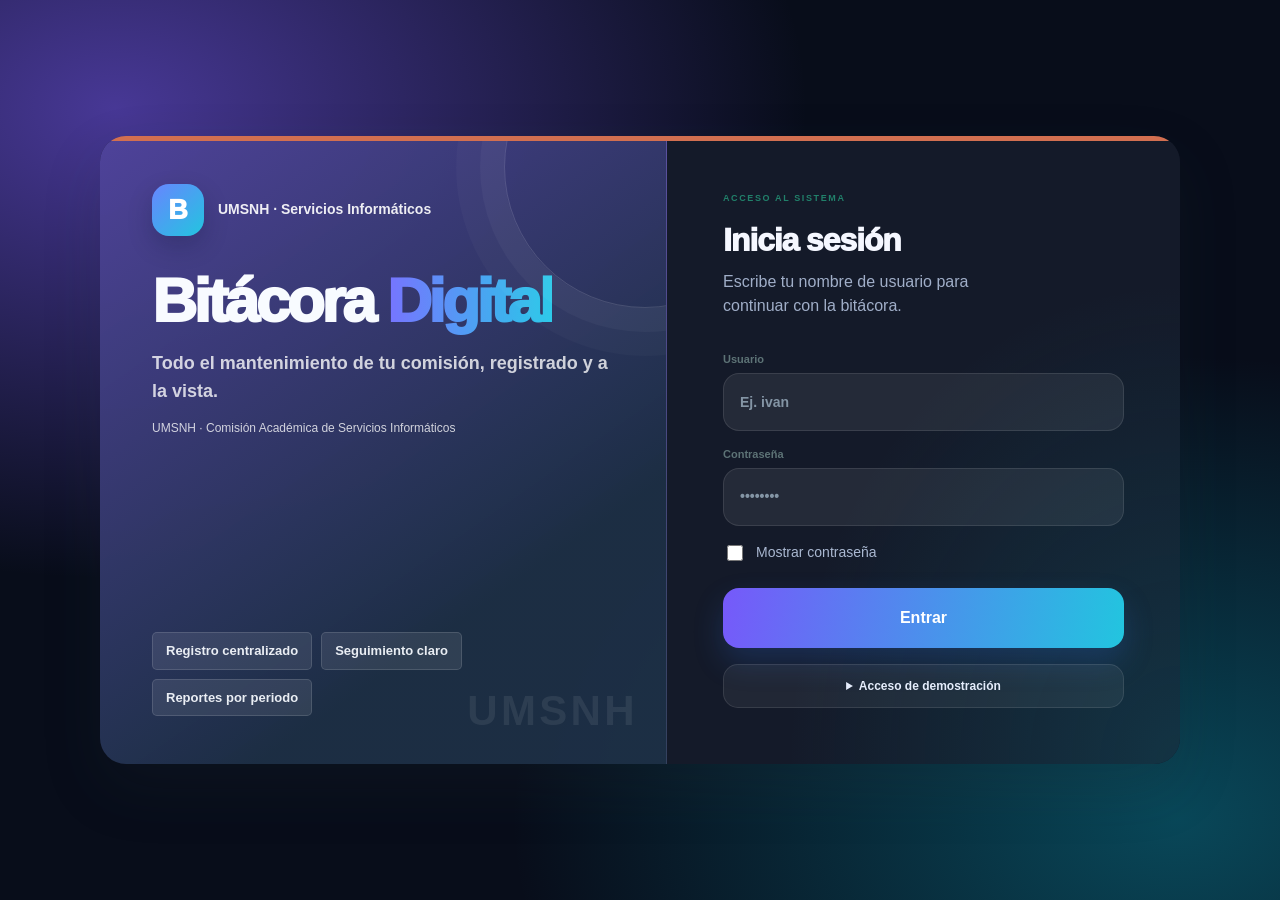
<file: index.html>
<!doctype html>
<html lang="es">
<head>
  <meta charset="utf-8" />
  <meta name="viewport" content="width=device-width, initial-scale=1" />
  <title>Bitácora Digital | Mantenimiento UMSNH</title>
  <meta name="description" content="Registro y seguimiento de actividades de mantenimiento de la UMSNH." />
  <meta name="theme-color" content="#eaf4fc" />
  <link rel="stylesheet" href="./css/simple.css?v=57" />
  <link rel="stylesheet" href="./css/final-ui.css?v=8" />
  <link rel="stylesheet" href="./css/premium-dashboard.css?v=2" />
  <link rel="stylesheet" href="./css/reference-design.css?v=23" />
</head>
<body>
  <a class="skip" href="#main">Saltar al contenido</a>

  <!-- Inicio de sesión local o en servidor, según js/config.js -->
  <section class="login" id="login" hidden>
    <div class="login-card">
      <div class="login-side">
        <div class="login-brand">
          <span class="login-mark" aria-hidden="true">B</span>
          <span>UMSNH · Servicios Informáticos</span>
        </div>
        <div class="login-title">Bitácora <span>Digital</span></div>
        <div class="login-subtitle">Todo el mantenimiento de tu comisión, registrado y a la vista.</div>
        <div class="login-subnote">UMSNH · Comisión Académica de Servicios Informáticos</div>

        <div class="login-chips" aria-label="Funciones principales">
          <span class="chip">Registro centralizado</span>
          <span class="chip">Seguimiento claro</span>
          <span class="chip">Reportes por periodo</span>
        </div>
        <span class="visually-hidden" id="login-now">—</span>
      </div>

      <div class="login-main">
        <div class="login-main-kicker">Acceso al sistema</div>
        <div class="login-main-title">Inicia sesión</div>
        <div class="login-main-sub">Escribe tu nombre de usuario para continuar con la bitácora.</div>

        <form id="login-form" class="login-form">
          <label class="field">
            <span>Usuario</span>
            <input type="text" id="login-user" autocomplete="username" minlength="3" maxlength="32" placeholder="Ej. ivan" required />
          </label>

          <label class="field">
            <span>Contraseña</span>
            <input type="password" id="login-pass" placeholder="••••••••" required />
          </label>

          <label class="check">
            <input type="checkbox" id="login-show-pass" />
            <span>Mostrar contraseña</span>
          </label>

          <button class="btn" type="submit">Entrar</button>

          <details class="login-hint">
            <summary>Acceso de demostración</summary>
            <div>Contraseña: <code>123456789</code></div>
          </details>
        </form>
      </div>
    </div>
  </section>

  <div id="app" hidden>
    <div id="sync-status" class="sync-status" role="status" aria-live="polite" hidden></div>
    <header class="topbar">
      <div class="topbar-inner">
        <div class="brand">
          <div class="brand-logos--bar" aria-hidden="true">
            <img class="brand-logo brand-logo--umich" src="./assets/logo_umich.png" alt="" />
            <img class="brand-logo brand-logo--fcca" src="./assets/logo_fcca.png" alt="" />
          </div>
          <div class="brand-text">
            <div class="brand-kicker">PLATAFORMA DE SERVICIOS</div>
            <div class="title">Sistema de Bitácora Digital</div>
            <div class="subtitle">UMSNH - Comisión Académica de Servicios Informáticos · FCCA</div>
            <div class="profileline" id="profileline" hidden></div>
          </div>
        </div>

        <nav class="topnav" aria-label="Navegación">
          <button class="navlink is-active" type="button" id="btn-home"><svg class="line-icon nav-icon" viewBox="0 0 24 24" aria-hidden="true"><rect x="3" y="3" width="7" height="7" rx="1" /><rect x="14" y="3" width="7" height="7" rx="1" /><rect x="3" y="14" width="7" height="7" rx="1" /><rect x="14" y="14" width="7" height="7" rx="1" /></svg><span>Dashboard</span></button>
          <button class="navlink" type="button" id="btn-profile"><svg class="line-icon nav-icon" viewBox="0 0 24 24" aria-hidden="true"><circle cx="12" cy="8" r="4" /><path d="M5 21a7 7 0 0 1 14 0" /></svg><span>Perfil</span></button>
          <button class="navlink" type="button" id="btn-events"><svg class="line-icon nav-icon" viewBox="0 0 24 24" aria-hidden="true"><rect x="3" y="5" width="18" height="16" rx="2" /><path d="M16 3v4M8 3v4M3 10h18" /></svg><span>Eventos</span></button>
          <button class="navlink" type="button" id="btn-admin-users" hidden><svg class="line-icon nav-icon" viewBox="0 0 24 24" aria-hidden="true"><path d="M16 21v-2a4 4 0 0 0-4-4H6a4 4 0 0 0-4 4v2" /><circle cx="9" cy="7" r="4" /><path d="M20 8v6M23 11h-6" /></svg><span>Usuarios</span></button>
        </nav>

        <div class="top-actions">
          <button class="header-action header-action-primary" type="button" id="btn-new">
            <svg class="line-icon" viewBox="0 0 24 24" aria-hidden="true"><path d="M12 5v14M5 12h14" /></svg>
            <span>Nueva actividad</span>
          </button>
          <button class="header-action" type="button" id="btn-full-record" title="Registro completo de actividad o mantenimiento" aria-label="Registro completo de actividad o mantenimiento">
            <svg class="line-icon" viewBox="0 0 24 24" aria-hidden="true"><path d="M14 2H6a2 2 0 0 0-2 2v16a2 2 0 0 0 2 2h12a2 2 0 0 0 2-2V8z" /><path d="M14 2v6h6M8 13h8M8 17h8" /></svg>
            <span>Registro completo</span>
          </button>
          <div class="header-menu-wrap" id="fab">
            <button class="header-action" type="button" id="fab-toggle" aria-label="Más acciones" title="Más acciones" aria-haspopup="true" aria-controls="fab-menu" aria-expanded="false">
              <svg class="line-icon" viewBox="0 0 24 24" aria-hidden="true"><circle cx="5" cy="12" r="1" /><circle cx="12" cy="12" r="1" /><circle cx="19" cy="12" r="1" /><path d="M5 12h.01M12 12h.01M19 12h.01" /></svg>
              <span>Más acciones</span>
            </button>
            <div class="fab-menu" id="fab-menu" role="group" aria-label="Más acciones" hidden>
              <div class="fab-menu-head">
                <div>
                  <div class="fab-menu-title">Más acciones</div>
                  <div class="fab-menu-subtitle">Captura, impresión, exportación y respaldo</div>
                </div>
                <button class="fab-close" type="button" id="fab-close" aria-label="Cerrar acciones">
                  <svg class="line-icon" viewBox="0 0 24 24" aria-hidden="true"><path d="m18 6-12 12M6 6l12 12" /></svg>
                </button>
              </div>

              <section class="fab-menu-group">
                <div class="fab-menu-label">CAPTURA</div>
                <button class="fab-item" type="button" id="btn-bulk">
                  <svg class="line-icon" viewBox="0 0 24 24" aria-hidden="true"><path d="M8 6h13M8 12h13M8 18h8M3 6h.01M3 12h.01M3 18h.01M18 16v5M15.5 18.5h5" /></svg>
                  <span>Agregar varias actividades</span>
                </button>
              </section>

              <section class="fab-menu-group">
                <div class="fab-menu-label">IMPRIMIR</div>
                <div class="fab-print-grid">
                  <button class="fab-item" type="button" id="btn-print">
                    <svg class="line-icon" viewBox="0 0 24 24" aria-hidden="true"><path d="M6 2h9l5 5v15H6zM14 2v6h6M9 13h8M9 17h8" /></svg>
                    <span>Vertical</span>
                  </button>
                  <button class="fab-item" type="button" id="btn-print-landscape">
                    <svg class="line-icon icon-landscape" viewBox="0 0 24 24" aria-hidden="true"><path d="M6 2h9l5 5v15H6zM14 2v6h6M9 13h8M9 17h8" /></svg>
                    <span>Horizontal</span>
                  </button>
                </div>
                <button class="fab-item" type="button" id="btn-print-events">
                  <svg class="line-icon" viewBox="0 0 24 24" aria-hidden="true"><rect x="3" y="5" width="18" height="16" rx="2" /><path d="M16 3v4M8 3v4M3 10h18M8 14h3M8 17h7" /></svg>
                  <span>Imprimir eventos</span>
                </button>
              </section>

              <details class="fab-section" open>
                <summary><span>EXCEL (.XLSX)</span></summary>
                <div class="fab-section-items">
                  <button class="fab-item" type="button" id="btn-export">
                    <svg class="line-icon" viewBox="0 0 24 24" aria-hidden="true"><path d="M4 3h11l5 5v13H4zM14 3v6h6M8 13v5M12 13v5M16 13v5M7 16h10" /></svg>
                    <span>Actividades</span>
                  </button>
                  <button class="fab-item" type="button" id="btn-export-landscape">
                    <svg class="line-icon icon-landscape" viewBox="0 0 24 24" aria-hidden="true"><path d="M4 3h11l5 5v13H4zM14 3v6h6M8 13v5M12 13v5M16 13v5M7 16h10" /></svg>
                    <span>Horizontal</span>
                  </button>
                  <button class="fab-item" type="button" id="btn-export-events">
                    <svg class="line-icon" viewBox="0 0 24 24" aria-hidden="true"><path d="M4 3h11l5 5v13H4zM14 3v6h6M8 13h8M8 17h8" /><path d="M6 13h.01M6 17h.01" /></svg>
                    <span>Eventos</span>
                  </button>
                </div>
              </details>

              <details class="fab-section">
                <summary><span>RESPALDO</span></summary>
                <div class="fab-section-items">
                  <button class="fab-item" type="button" id="btn-backup">
                    <svg class="line-icon" viewBox="0 0 24 24" aria-hidden="true"><ellipse cx="12" cy="5" rx="8" ry="3" /><path d="M4 5v14c0 1.7 3.6 3 8 3s8-1.3 8-3V5M4 12c0 1.7 3.6 3 8 3s8-1.3 8-3M12 8v5M10 11l2 2 2-2" /></svg>
                    <span>Descargar respaldo</span>
                  </button>
                  <button class="fab-item" type="button" id="btn-restore">
                    <svg class="line-icon" viewBox="0 0 24 24" aria-hidden="true"><ellipse cx="12" cy="5" rx="8" ry="3" /><path d="M4 5v14c0 1.7 3.6 3 8 3s8-1.3 8-3V5M4 12c0 1.7 3.6 3 8 3s8-1.3 8-3M12 16V9M10 11l2-2 2 2" /></svg>
                    <span>Restaurar respaldo</span>
                  </button>
                </div>
              </details>
            </div>
          </div>
          <div class="usermenu" id="usermenu" hidden>
            <button class="userchip" type="button" id="userchip" title="Abrir menú de usuario" aria-label="Abrir menú de usuario" aria-haspopup="true" aria-controls="usermenu-menu" aria-expanded="false">
              <span class="user-avatar" id="user-initials" aria-hidden="true">U</span>
              <span class="visually-hidden" id="username">Usuario</span>
            </button>
            <div class="usermenu-menu" id="usermenu-menu" role="group" aria-label="Menú de usuario" hidden>
              <div class="usermenu-title" id="usermenu-title">—</div>
              <div class="usermenu-meta" id="usermenu-email" hidden></div>
              <div class="usermenu-meta" id="usermenu-matricula" hidden></div>
              <div class="usermenu-meta" id="usermenu-role" hidden></div>
              <button class="usermenu-item" type="button" id="btn-menu-settings">
                <svg class="line-icon" viewBox="0 0 24 24" aria-hidden="true"><path d="M12 8a4 4 0 1 0 0 8 4 4 0 0 0 0-8z" /><path d="m19.4 15 .1.1 1.4 1.1-1.4 2.4-1.7-.7a8 8 0 0 1-1.8 1l-.3 1.8h-2.8l-.3-1.8a8 8 0 0 1-1.8-1l-1.7.7-1.4-2.4L7.1 15a8 8 0 0 1 0-2l-1.4-1.1 1.4-2.4 1.7.7a8 8 0 0 1 1.8-1l.3-1.8h2.8l.3 1.8a8 8 0 0 1 1.8 1l1.7-.7 1.4 2.4-1.4 1.1a8 8 0 0 1-.1 2z" /></svg>
                <span>Ajustes</span>
              </button>
              <button class="usermenu-item" type="button" id="btn-logout">
                <svg class="line-icon" viewBox="0 0 24 24" aria-hidden="true"><path d="M10 17l5-5-5-5M15 12H3M12 3h6a2 2 0 0 1 2 2v14a2 2 0 0 1-2 2h-6" /></svg>
                <span>Cerrar sesión</span>
              </button>
            </div>
          </div>
        </div>
      </div>
    </header>

    <main id="main" class="container">
      <!-- Encabezado para impresión -->
      <section class="print-header" id="print-header" hidden aria-hidden="true"></section>
      <section class="print-footer" id="print-footer" hidden aria-hidden="true"></section>

      <section class="panel">
        <div class="panel-head">
          <div class="section-heading">
            <div>
              <div class="eyebrow">Control de mantenimiento</div>
              <h1 class="section-title">Actividades registradas</h1>
            </div>
            <div class="section-note">Filtra, consulta y prepara tus reportes</div>
          </div>
          <div class="filters filters-compact" aria-label="Filtros de fecha y búsqueda">
            <label class="field">
              <span>Período</span>
              <input type="month" id="filter-month" />
            </label>
            <label class="field">
              <span>Desde</span>
              <input type="date" id="filter-start" />
            </label>
            <label class="field">
              <span>Hasta</span>
              <input type="date" id="filter-end" />
            </label>
            <label class="field">
              <span>Formato</span>
              <select id="filter-record-type">
                <option value="">Todos los formatos</option>
                <option value="Normal">Actividad general</option>
                <option value="Mantenimiento">Mantenimiento</option>
                <option value="Computadora">Computadora</option>
                <option value="Impresora">Impresora</option>
              </select>
            </label>
            <label class="field">
              <span>Mantenimiento</span>
              <select id="filter-maintenance">
                <option value="">Preventivo y correctivo</option>
                <option value="Preventivo">Preventivo</option>
                <option value="Correctivo">Correctivo</option>
              </select>
            </label>
            <label class="field field-wide filter-search">
              <span>Buscar</span>
              <input type="search" id="filter-q" placeholder="Actividad, patrimonio, marca, modelo, serie, ubicación..." title="Atajo: Ctrl/Cmd + K" />
            </label>
          </div>

          <div class="filter-row">
            <div class="tabs" role="tablist" aria-label="Filtros por estado">
              <button class="tab is-active" type="button" data-status="">
                Todas <span class="tab-count" id="count-all">0</span>
              </button>
              <button class="tab" type="button" data-status="pendiente">
                Pendientes <span class="tab-count" id="count-pend">0</span>
              </button>
              <button class="tab" type="button" data-status="completado">
                Realizadas <span class="tab-count" id="count-done">0</span>
              </button>
            </div>

            <div class="filter-actions" aria-label="Acciones rápidas de filtros">
              <button class="btn btn-ghost" type="button" id="btn-this-month"><span aria-hidden="true">▦</span> Este mes</button>
                <button class="btn btn-ghost" type="button" id="btn-today"><span aria-hidden="true">◷</span> Hoy</button>
                <button class="btn btn-ghost" type="button" id="btn-clear"><span aria-hidden="true">↺</span> Limpiar</button>
            </div>
          </div>

          <div class="summary" id="summary" aria-label="Resumen"></div>
        </div>

        <div class="table-wrap" role="region" aria-label="Listado completo de actividades registradas" tabindex="0">
          <table class="table" id="table">
            <colgroup>
              <col class="col-date" />
              <col class="col-activity" />
              <col class="col-equipment" />
              <col class="col-maintenance" />
              <col class="col-location" />
              <col class="col-area" />
              <col class="col-assigned" />
              <col class="col-created" />
              <col class="col-status" />
              <col class="col-actions" />
            </colgroup>
            <thead>
              <tr>
                <th>Fecha</th>
                <th>Actividad</th>
                <th>Equipo</th>
                <th>Mantenimiento</th>
                <th>Ubicación</th>
                <th>Comisión Académica</th>
                <th>Responsable(s)</th>
                <th>Registró</th>
                <th>Estado</th>
                <th class="th-actions">Acciones</th>
              </tr>
            </thead>
            <tbody id="rows">
              <tr><td colspan="10" class="empty">Sin registros todavía.</td></tr>
            </tbody>
          </table>
        </div>

        <div class="table-footer">
          <span class="results-label" id="results-label" aria-live="polite">0 actividades</span>
          <label class="page-size-control" for="page-size">Mostrar
            <select id="page-size" aria-label="Actividades por página">
              <option value="10">10</option>
              <option value="25">25</option>
              <option value="50">50</option>
            </select>
            por página
          </label>
          <div class="pager" id="pager" aria-label="Paginación"></div>
        </div>
      </section>

      <section class="panel panel-events" aria-label="Próximos eventos">
        <div class="panel-head-compact">
          <div class="panel-title">Próximos eventos</div>
          <div class="panel-actions">
            <button class="btn btn-ghost" type="button" id="btn-event-new">Nuevo evento</button>
          </div>
        </div>
        <div class="events">
          <div class="events-list" id="events-list">
            <div class="events-empty">Sin eventos próximos.</div>
          </div>
          <div class="events-hint">Tip: úsalo para inspecciones programadas, entregas, juntas o mantenimientos.</div>
        </div>
      </section>
    </main>

    <input type="file" id="backup-file" accept="application/json,.json" hidden />

    <dialog class="modal" id="quick-modal">
      <form method="dialog" class="modal-card" id="quick-form" novalidate>
        <div class="modal-head">
          <div>
            <div class="modal-title">Nueva actividad</div>
            <div class="modal-sub">Captura rápida de una actividad general. Para mantenimiento o datos de equipo, usa Registro completo.</div>
          </div>
          <button class="icon-btn" type="button" id="btn-quick-close" aria-label="Cerrar captura rápida">✕</button>
        </div>
        <div class="grid">
          <label class="field">
            <span>Fecha <b class="required-mark" aria-hidden="true">*</b></span>
            <input type="date" id="q-date" required />
            <small class="field-error" id="error-q-date" aria-live="polite"></small>
          </label>
          <label class="field">
            <span>Estado <b class="required-mark" aria-hidden="true">*</b></span>
            <select id="q-status" required>
              <option value="pendiente">Pendiente</option>
              <option value="en_proceso">En proceso</option>
              <option value="completada">Completada</option>
              <option value="cancelada">Cancelada</option>
            </select>
            <small class="field-error" id="error-q-status" aria-live="polite"></small>
          </label>
          <label class="field field-wide">
            <span>Tipo de actividad general <b class="required-mark" aria-hidden="true">*</b></span>
            <select id="q-general-activity" required></select>
            <small class="field-error" id="error-q-general-activity" aria-live="polite"></small>
          </label>
          <label class="field field-wide" id="q-general-activity-custom-field" hidden>
            <span>Escribe la actividad general <b class="required-mark" aria-hidden="true">*</b></span>
            <input type="text" id="q-general-activity-custom" maxlength="160" placeholder="Agrega una opción propia" />
            <small class="field-error" id="error-q-general-activity-custom" aria-live="polite"></small>
          </label>
          <label class="field field-wide">
            <span>Descripción de la actividad <b class="required-mark" aria-hidden="true">*</b></span>
            <textarea id="q-desc" rows="4" maxlength="2000" placeholder="Describe brevemente el trabajo realizado o solicitado." required></textarea>
            <small class="field-error" id="error-q-desc" aria-live="polite"></small>
          </label>
        </div>
        <div class="modal-actions">
          <button class="btn btn-ghost" type="button" id="btn-quick-cancel">Cancelar</button>
          <span class="save-hint" id="quick-save-hint" aria-live="polite">Completa los campos obligatorios para guardar.</span>
          <button class="btn" type="submit" id="btn-quick-save" disabled>Guardar</button>
        </div>
      </form>
    </dialog>

    <!-- Modal actividad -->
    <dialog class="modal" id="modal">
      <form method="dialog" class="modal-card" id="form" novalidate>
        <div class="modal-head">
          <div>
            <div class="modal-title" id="modal-title">Nueva actividad</div>
            <div class="modal-sub">Selecciona el tipo de registro. El formulario mostrará únicamente los campos correspondientes.</div>
          </div>
          <button class="icon-btn" type="button" id="btn-modal-close" aria-label="Cerrar formulario">✕</button>
        </div>

        <input type="hidden" id="f-id" />

        <div class="grid">
          <div class="form-section-label field-wide">1 · Tipo de registro</div>
          <label class="field field-wide">
            <span>Tipo de registro <b class="required-mark" aria-hidden="true">*</b></span>
            <select id="f-record-type" required>
              <option value="general">Actividad general</option>
              <option value="preventivo">Mantenimiento preventivo</option>
              <option value="correctivo">Mantenimiento correctivo</option>
              <option value="recoleccion">Recolección / recepción de equipo</option>
            </select>
            <small class="field-error" id="error-record-type" aria-live="polite"></small>
          </label>

          <div class="form-section-label field-wide">2 · Datos de la actividad</div>
          <label class="field">
            <span>Fecha <b class="required-mark" aria-hidden="true">*</b></span>
            <input type="date" id="f-date" required />
            <small class="field-error" id="error-date" aria-live="polite"></small>
          </label>
          <label class="field">
            <span>Estado <b class="required-mark" aria-hidden="true">*</b></span>
            <select id="f-status" required>
              <option value="pendiente">Pendiente</option>
              <option value="en_proceso">En proceso</option>
              <option value="completada">Completada</option>
              <option value="cancelada">Cancelada</option>
            </select>
            <small class="field-error" id="error-status" aria-live="polite"></small>
          </label>
          <label class="field field-wide">
            <span>Descripción de la actividad <b class="required-mark" aria-hidden="true">*</b></span>
            <textarea id="f-desc" rows="3" placeholder="Describe la actividad o el problema reportado." required></textarea>
            <small class="field-error" id="error-desc" aria-live="polite"></small>
          </label>
          <label class="field field-wide">
            <span>Detalle / trabajo realizado</span>
            <textarea id="f-action-detail" rows="2" placeholder="Detalle adicional, trabajo realizado o información del servicio."></textarea>
            <small class="field-error" id="error-action-detail" aria-live="polite"></small>
          </label>
          <section class="field field-wide activity-options" id="general-activity-section" hidden>
            <label class="field">
              <span>Tipo de actividad general <b class="required-mark" aria-hidden="true">*</b></span>
              <select id="f-general-activity" required></select>
              <small class="field-error" id="error-general-activity" aria-live="polite"></small>
            </label>
            <label class="field" id="general-activity-custom-field" hidden>
              <span>Escribe la actividad general <b class="required-mark" aria-hidden="true">*</b></span>
              <input type="text" id="f-general-activity-custom" maxlength="160" placeholder="Agrega una opción propia" />
              <small class="field-error" id="error-general-activity-custom" aria-live="polite"></small>
            </label>
          </section>
          <section class="field field-wide activity-options equipment-section" id="equipment-section" hidden>
            <div class="form-section-label field-wide">3 · Datos del equipo</div>
            <label class="field">
              <span>Clave de patrimonio <b class="required-mark" aria-hidden="true">*</b></span>
              <input type="text" id="f-inventory-number" list="inventory-suggestions" maxlength="100" autocomplete="off" placeholder="Ej. UM-12345" required />
              <small class="field-error" id="error-inventory-number" aria-live="polite"></small>
              <small class="field-hint" id="inventory-warning" role="status" hidden></small>
            </label>
            <label class="field">
              <span>Tipo de equipo</span>
              <select id="f-device-type">
                <option value="">Selecciona el equipo</option>
                <option>Computadora</option>
                <option>Laptop</option>
                <option>Impresora</option>
                <option>Monitor</option>
                <option>No-break</option>
                <option>Red</option>
                <option>Otro</option>
              </select>
              <small class="field-error" id="error-device-type" aria-live="polite"></small>
            </label>
            <label class="field">
              <span>Marca</span>
              <input type="text" id="f-brand" list="brand-suggestions" maxlength="100" autocomplete="off" placeholder="Ej. HP" />
              <small class="field-error" id="error-brand" aria-live="polite"></small>
            </label>
            <label class="field">
              <span>Modelo</span>
              <input type="text" id="f-model" maxlength="120" placeholder="Ej. ProDesk 400 G6" />
              <small class="field-error" id="error-model" aria-live="polite"></small>
            </label>
            <label class="field">
              <span>Número de serie</span>
              <input type="text" id="f-serial-number" maxlength="120" placeholder="Ej. ABC123456" />
              <small class="field-error" id="error-serial-number" aria-live="polite"></small>
            </label>
            <label class="field field-wide">
              <span>Descripción del equipo</span>
              <textarea id="f-equipment-description" rows="2" maxlength="240" placeholder="Ej. PC de escritorio, 8 GB RAM, SSD 480 GB"></textarea>
              <small class="field-error" id="error-equipment-description" aria-live="polite"></small>
            </label>
          </section>

          <section class="field field-wide activity-options maintenance-options" id="maintenance-section" hidden>
            <div class="form-section-label field-wide">4 · Mantenimiento</div>
            <small class="field-hint maintenance-exclusion-hint">Preventivo y correctivo son excluyentes.</small>
            <fieldset class="field field-wide conditional-section" id="preventive-fields" hidden disabled>
              <legend>Tareas preventivas</legend>
              <label class="check-field"><input type="checkbox" name="preventive-task" value="Limpieza interna" /> Limpieza interna</label>
              <label class="check-field"><input type="checkbox" name="preventive-task" value="Limpieza de software" /> Limpieza de software</label>
              <label class="check-field"><input type="checkbox" name="preventive-task" value="Actualización de sistema" /> Actualización de sistema</label>
              <label class="check-field"><input type="checkbox" name="preventive-task" value="Revisión de antivirus" /> Revisión de antivirus</label>
              <label class="check-field"><input type="checkbox" name="preventive-task" value="Revisión de disco" /> Revisión de disco</label>
              <label class="check-field check-field-other"><input type="checkbox" id="f-preventive-other" name="preventive-task" value="Otros" /> Otros</label>
              <small class="field-error" id="error-preventive-other" aria-live="polite"></small>
              <label class="field field-wide" id="preventive-other-field" hidden>
                <span>Especifica otras tareas <b class="required-mark" aria-hidden="true">*</b></span>
                <input type="text" id="f-preventive-other-detail" maxlength="240" />
                <small class="field-error" id="error-preventive-other-detail" aria-live="polite"></small>
              </label>
              <label class="field">
                <span>Próximo mantenimiento sugerido</span>
                <input type="date" id="f-next-maintenance" />
                <small class="field-error" id="error-next-maintenance" aria-live="polite"></small>
              </label>
            </fieldset>
            <fieldset class="field field-wide conditional-section" id="corrective-fields" hidden disabled>
              <legend>Atención correctiva</legend>
              <label class="field field-wide">
                <span>Falla reportada <b class="required-mark" aria-hidden="true">*</b></span>
                <textarea id="f-reported-failure" rows="2" placeholder="Describe la falla reportada por el usuario." required></textarea>
                <small class="field-error" id="error-reported-failure" aria-live="polite"></small>
              </label>
              <label class="field">
                <span>Diagnóstico</span>
                <textarea id="f-diagnosis" rows="2"></textarea>
                <small class="field-error" id="error-diagnosis" aria-live="polite"></small>
              </label>
              <label class="field">
                <span>Solución aplicada</span>
                <textarea id="f-solution" rows="2"></textarea>
                <small class="field-error" id="error-solution" aria-live="polite"></small>
              </label>
              <label class="field field-wide">
                <span>Refacciones o piezas cambiadas</span>
                <textarea id="f-parts" rows="2"></textarea>
                <small class="field-error" id="error-parts" aria-live="polite"></small>
              </label>
            </fieldset>
            <label class="field field-wide" id="observations-field" hidden>
              <span>Observaciones</span>
              <textarea id="f-observations" rows="2"></textarea>
              <small class="field-error" id="error-observations" aria-live="polite"></small>
            </label>
          </section>

          <section class="field field-wide collection-section" id="collection-section" hidden>
            <div class="form-section-label field-wide">5 · Recolección y entrega</div>
            <label class="field" id="retire-equipment-field" hidden>
              <span>¿Se retiró el equipo?</span>
              <select id="f-retire-equipment">
                <option value="no">No</option>
                <option value="si">Sí</option>
              </select>
              <small class="field-error" id="error-retire-equipment" aria-live="polite"></small>
            </label>
            <label class="field" id="collected-by-field">
              <span>Quién recogió el equipo</span>
              <input type="text" id="f-collected-by" list="technician-suggestions" autocomplete="off" />
              <small class="field-error" id="error-collected-by" aria-live="polite"></small>
            </label>
            <label class="field" id="collected-date-field">
              <span>Fecha de recolección</span>
              <input type="date" id="f-collected-date" />
              <small class="field-error" id="error-collected-date" aria-live="polite"></small>
            </label>
            <label class="field" id="delivery-date-field">
              <span>Fecha de entrega</span>
              <input type="date" id="f-delivery-date" />
              <small class="field-error" id="error-delivery-date" aria-live="polite"></small>
            </label>
            <label class="field" id="received-by-field">
              <span>Recibido por (conformidad)</span>
              <input type="text" id="f-received-by" list="responsible-suggestions" autocomplete="off" />
              <small class="field-error" id="error-received-by" aria-live="polite"></small>
            </label>
          </section>

          <section class="field field-wide location-section" id="location-section">
            <div class="form-section-label field-wide">6 · Ubicación y responsables</div>
            <label class="field">
              <span>Ubicación / lugar de procedencia</span>
              <input type="text" id="f-location" list="location-suggestions" autocomplete="off" placeholder="Ej. Edificio X · Laboratorio 2" />
              <small class="field-error" id="error-location" aria-live="polite"></small>
            </label>
            <label class="field">
              <span>Área o departamento</span>
              <input type="text" id="f-area" placeholder="Ej. Servicios Informáticos" />
              <small class="field-error" id="error-area" aria-live="polite"></small>
            </label>
            <label class="field">
              <span>Responsable del área</span>
              <input type="text" id="f-area-responsible" list="responsible-suggestions" autocomplete="off" />
              <small class="field-error" id="error-area-responsible" aria-live="polite"></small>
            </label>
            <label class="field">
              <span>Cargo (opcional)</span>
              <input type="text" id="f-area-role" />
              <small class="field-error" id="error-area-role" aria-live="polite"></small>
            </label>
            <label class="field">
              <span>Teléfono o correo (opcional)</span>
              <input type="text" id="f-area-contact" />
              <small class="field-error" id="error-area-contact" aria-live="polite"></small>
            </label>
            <label class="field">
              <span>Técnico(s) que atendieron</span>
              <input type="text" id="f-assigned" list="technician-suggestions" autocomplete="off" placeholder="Ej. Yair / Luis, Gera y Miguel" />
              <small class="field-error" id="error-assigned" aria-live="polite"></small>
            </label>
          </section>
        </div>

        <div class="modal-actions">
          <button class="btn btn-ghost" value="cancel" type="button" id="btn-cancel">Cancelar</button>
          <button class="btn btn-danger" type="button" id="btn-delete" hidden>Eliminar</button>
          <span class="save-hint" id="save-hint" aria-live="polite">Completa los campos obligatorios para guardar.</span>
          <button class="btn" type="submit" id="btn-save" disabled>Guardar</button>
        </div>
        <datalist id="inventory-suggestions"></datalist>
        <datalist id="brand-suggestions"></datalist>
        <datalist id="location-suggestions"></datalist>
        <datalist id="responsible-suggestions"></datalist>
        <datalist id="technician-suggestions"></datalist>
      </form>
    </dialog>

    <!-- Perfil -->
    <dialog class="modal" id="profile-modal">
      <form method="dialog" class="modal-card" id="profile-form">
        <div class="modal-head">
          <div>
            <div class="modal-title">Perfil</div>
            <div class="modal-sub">Se guarda en este navegador (configuración rápida).</div>
          </div>
          <button class="icon-btn" value="cancel" aria-label="Cerrar">✕</button>
        </div>

        <div class="grid">
          <label class="field field-wide">
            <span>Nombre completo</span>
            <input type="text" id="p-fullname" placeholder="Ej. Kevin Hernández García" />
          </label>
          <label class="field field-wide">
            <span>Correo</span>
            <input type="email" id="p-email" placeholder="ej. usuario@umich.mx" />
          </label>
          <label class="field">
            <span>Matrícula</span>
            <input type="text" id="p-matricula" placeholder="Ej. 2211999E" />
          </label>
          <label class="field">
            <span>Comisión Académica / Dependencia</span>
            <input type="text" id="p-area" placeholder="Ej. Servicios Informáticos" />
          </label>
          <label class="field field-wide">
            <span>Rol</span>
            <input type="text" id="p-role" disabled />
          </label>
        </div>

        <div class="modal-actions">
          <button class="btn btn-ghost" value="cancel" type="button" id="btn-profile-cancel">Cancelar</button>
          <button class="btn" type="submit" id="btn-profile-save">Guardar</button>
        </div>
      </form>
    </dialog>

    <dialog class="modal" id="users-modal">
      <div class="modal-card">
        <div class="modal-head">
          <div>
            <div class="modal-title">Administrar usuarios</div>
            <div class="modal-sub">Solo Iván puede crear cuentas y cambiar sus contraseñas. Los cambios se guardan en MariaDB.</div>
          </div>
          <button class="icon-btn" type="button" id="btn-users-close" aria-label="Cerrar">✕</button>
        </div>

        <form id="user-create-form">
          <div class="grid">
            <label class="field">
              <span>Nombre de usuario</span>
              <input type="text" id="new-user-username" name="username" minlength="3" maxlength="32" pattern="[a-zA-Z0-9][a-zA-Z0-9_-]{2,31}" autocomplete="off" required />
            </label>
            <label class="field">
              <span>Nombre para mostrar</span>
              <input type="text" id="new-user-name" name="display_name" maxlength="120" required />
            </label>
            <label class="field">
              <span>Rol / cargo</span>
              <input type="text" id="new-user-role" name="role" maxlength="160" />
            </label>
            <label class="field">
              <span>Contraseña inicial</span>
              <input type="password" id="new-user-password" name="password" minlength="12" maxlength="1024" autocomplete="new-password" required />
            </label>
          </div>
          <div class="modal-actions">
            <button class="btn" type="submit">Agregar usuario</button>
          </div>
        </form>

        <p id="users-message" role="status" aria-live="polite" hidden></p>
        <section aria-labelledby="users-list-title">
          <h3 id="users-list-title">Cuentas registradas</h3>
          <div id="users-list"></div>
        </section>
      </div>
    </dialog>

    <!-- Evento -->
    <dialog class="modal" id="event-modal">
      <form method="dialog" class="modal-card" id="event-form">
        <div class="modal-head">
          <div>
            <div class="modal-title" id="event-modal-title">Nuevo evento</div>
            <div class="modal-sub">Eventos próximos (juntas, inspecciones, mantenimientos).</div>
          </div>
          <button class="icon-btn" value="cancel" aria-label="Cerrar">✕</button>
        </div>

        <input type="hidden" id="e-id" />

        <div class="grid">
          <label class="field">
            <span>Fecha</span>
            <input type="date" id="e-date" required />
          </label>
          <label class="field field-wide">
            <span>Título</span>
            <input type="text" id="e-title" placeholder="Ej. Inspección de laboratorio 2" required />
          </label>
          <label class="field field-wide">
            <span>Notas</span>
            <textarea id="e-notes" rows="3" placeholder="Opcional"></textarea>
          </label>
        </div>

        <div class="modal-actions">
          <button class="btn btn-ghost" value="cancel" type="button" id="btn-event-cancel">Cancelar</button>
          <button class="btn btn-danger" type="button" id="btn-event-delete" hidden>Eliminar</button>
          <button class="btn" type="submit" id="btn-event-save">Guardar</button>
        </div>
      </form>
    </dialog>

    <!-- Captura masiva desde notas del pizarrón -->
    <dialog class="modal" id="bulk-modal">
      <form method="dialog" class="modal-card" id="bulk-form">
        <div class="modal-head">
          <div>
            <div class="modal-title">Captura rápida</div>
            <div class="modal-sub">Pega una actividad por línea. El texto se conserva tal como fue escrito.</div>
          </div>
          <button class="icon-btn" value="cancel" aria-label="Cerrar">✕</button>
        </div>

        <div class="grid">
          <label class="field">
            <span>Mes de registro</span>
            <input type="month" id="bulk-month" required />
          </label>
          <label class="field">
            <span>Estado inicial</span>
            <select id="bulk-status">
              <option value="pendiente">Pendiente</option>
              <option value="completado">Realizada</option>
            </select>
          </label>
          <label class="field field-wide">
            <span>Actividades</span>
            <textarea id="bulk-text" rows="10" placeholder="Laptop Dell: formateo\nCPU Lenovo: formateo y limpieza\nAntena del AIV 12: revisión" required></textarea>
            <small class="field-help">Las líneas que incluyan “listo” se guardarán como Realizadas automáticamente.</small>
          </label>
        </div>

        <div class="modal-actions">
          <button class="btn btn-ghost" value="cancel" type="button" id="btn-bulk-cancel">Cancelar</button>
          <button class="btn" type="submit">Agregar actividades</button>
        </div>
      </form>
    </dialog>
  </div>

  <script src="./js/config.js?v=1"></script>
  <script type="module" src="./js/simple.js?v=72"></script>

  <script>
    // Service Worker (opcional)
    (function () {
      try {
        if (!('serviceWorker' in navigator)) return;
        if (location.protocol !== 'http:' && location.protocol !== 'https:') return;
        navigator.serviceWorker.register('./sw.js?v=72').catch(() => {});
      } catch {}
    })();
  </script>
</body>
</html>
</file>
<file: css/simple.css>
:root{
  --bg:#0b1220;
  --bg-2:#070c16;
  --surface:rgba(17,24,39,.72);
  --surface-2:rgba(17,24,39,.88);
  --surface-solid:#111827;
  --text:#e5e7eb;
  --muted:#9ca3af;
  --line:rgba(255,255,255,.10);
  --shadow:0 18px 50px rgba(0,0,0,.45);
  --shadow-sm:0 12px 34px rgba(0,0,0,.35);
  --radius:16px;
  --radius-sm:12px;
  --accent:#16a34a;
  --accent-2:#38bdf8;
  --danger:#ef4444;
  --warn:#fbbf24;
  --focus:rgba(56,189,248,.22);
  --font:system-ui,-apple-system,"Segoe UI",Roboto,Arial,sans-serif;
  --logo-h:34px;
}

*{box-sizing:border-box}
[hidden]{display:none!important}
html,body{height:100%}
body{
  margin:0;
  font-family:var(--font);
  color:var(--text);
  line-height:1.35;
  background:
    radial-gradient(circle at 15% 15%, rgba(56,189,248,.18), transparent 45%),
    radial-gradient(circle at 85% 75%, rgba(22,163,74,.18), transparent 50%),
    linear-gradient(140deg, var(--bg-2), var(--bg));
}

a{color:inherit}
code{
  font-family:ui-monospace,SFMono-Regular,Menlo,Monaco,Consolas,"Liberation Mono",monospace;
  font-size:12px;
  padding:1px 6px;
  border-radius:10px;
  border:1px solid var(--line);
  background:rgba(255,255,255,.04);
}

.skip{
  position:absolute;
  left:-9999px;
  top:auto;
  width:1px;height:1px;
  overflow:hidden;
}
.skip:focus{
  left:12px;top:12px;width:auto;height:auto;
  padding:10px 12px;
  border-radius:12px;
  background:rgba(17,24,39,.92);
  border:1px solid var(--line);
  box-shadow:var(--shadow-sm);
  z-index:999;
}

/* -------- Login (estilo imagen 1) -------- */
.login{
  min-height:100vh;
  display:grid;
  place-items:center;
  padding:24px;
}
.login-card{
  width:min(980px,100%);
  background:rgba(17,24,39,.62);
  border:1px solid rgba(255,255,255,.10);
  border-radius:18px;
  box-shadow:var(--shadow);
  overflow:hidden;
  display:grid;
  grid-template-columns: 1.05fr .95fr;
  backdrop-filter: blur(14px);
}
.login-side{
  padding:24px 24px 20px;
  border-right:1px solid rgba(255,255,255,.08);
  background:linear-gradient(180deg, rgba(17,24,39,.55), rgba(15,23,42,.38));
}
.login-title{
  font-size:20px;
  font-weight:950;
  letter-spacing:.01em;
}
.login-subtitle{
  margin-top:6px;
  color:rgba(229,231,235,.90);
  font-weight:800;
  font-size:12px;
}
.login-subnote{
  margin-top:10px;
  color:var(--muted);
  font-size:12px;
}
.login-chips{margin-top:14px;display:flex;flex-wrap:wrap;gap:10px}
.chip{
  display:inline-flex;align-items:center;
  padding:7px 10px;
  border-radius:999px;
  border:1px solid rgba(255,255,255,.12);
  background:rgba(0,0,0,.12);
  font-size:12px;
  font-weight:850;
  color:rgba(229,231,235,.92);
  white-space:nowrap;
}
.chip-muted{color:var(--muted);font-weight:750;background:rgba(0,0,0,.10)}
.login-bullets{
  margin:16px 0 0;
  padding:0 0 0 18px;
  color:rgba(229,231,235,.92);
  font-size:12px;
  line-height:1.55;
}
.login-bullets li{margin:7px 0}

.login-main{
  padding:24px;
  background:rgba(15,23,42,.35);
}
.login-main-title{font-weight:950;font-size:14px}
.login-main-sub{margin-top:6px;color:var(--muted);font-size:12px}

/* -------- Fields / Buttons -------- */
.field{display:grid;gap:7px;font-size:12px;color:rgba(229,231,235,.80)}
.field-wide{grid-column:span 2}
.form-section-label{
  padding:12px 0 2px;
  border-bottom:1px solid rgba(255,255,255,.10);
  color:var(--text);
  font-size:11px;
  font-weight:950;
  letter-spacing:.08em;
  text-transform:uppercase;
}
.activity-detail{margin-top:5px;color:var(--muted);font-size:11px;line-height:1.35}
.field input,.field select,.field textarea{
  font-size:14px;
  color:var(--text);
  background:rgba(17,24,39,.60);
  border:1px solid rgba(255,255,255,.10);
  border-radius:12px;
  padding:10px 12px;
  outline:none;
}
.field textarea{resize:vertical;min-height:84px}
.field input:focus,.field select:focus,.field textarea:focus{
  border-color:rgba(56,189,248,.45);
  box-shadow:0 0 0 4px var(--focus);
}

.btn{
  display:inline-flex;
  align-items:center;
  justify-content:center;
  gap:10px;
  border:1px solid rgba(22,163,74,.35);
  background:linear-gradient(180deg, rgba(22,163,74,.28), rgba(22,163,74,.16));
  color:var(--text);
  font-size:14px;
  padding:10px 12px;
  border-radius:12px;
  font-weight:900;
  cursor:pointer;
  transition:transform 120ms ease, filter 160ms ease, box-shadow 160ms ease, border-color 160ms ease;
  box-shadow:0 12px 26px rgba(0,0,0,.22);
}
.btn:hover{
  filter:brightness(1.05);
  box-shadow:0 16px 34px rgba(0,0,0,.28);
  border-color:rgba(56,189,248,.22);
}
.btn:active{transform:translateY(1px)}
.btn:focus-visible{outline:none;box-shadow:0 0 0 4px var(--focus), 0 16px 34px rgba(0,0,0,.28)}

.btn-ghost{
  background:rgba(255,255,255,.04);
  color:rgba(229,231,235,.92);
  border:1px solid rgba(255,255,255,.10);
  box-shadow:none;
}
.btn-ghost:hover{filter:none;background:rgba(255,255,255,.07);border-color:rgba(255,255,255,.16)}
.btn-danger{
  border-color:rgba(239,68,68,.35);
  background:linear-gradient(180deg, rgba(239,68,68,.22), rgba(239,68,68,.12));
}
.btn-danger:hover{filter:brightness(1.03)}

.check{
  display:inline-flex;
  align-items:center;
  gap:10px;
  font-size:12px;
  color:rgba(229,231,235,.86);
  user-select:none;
}
.check input{width:16px;height:16px;accent-color:var(--accent)}

.login-form{margin-top:14px;display:grid;gap:12px}
.login-form .btn{width:100%}
.login-hint{margin:0;color:var(--muted);font-size:12px}
.login-hint summary{cursor:pointer;font-weight:900;color:rgba(229,231,235,.80)}
.login-hint summary:hover{color:var(--text)}
.login-hint div{margin-top:8px}

/* -------- App (estilo imagen 2) -------- */
.topbar{
  position:sticky;
  top:0;
  z-index:10;
  background:rgba(17,24,39,.86);
  border-bottom:1px solid rgba(255,255,255,.10);
  backdrop-filter: blur(12px);
}
.topbar-inner{
  width:min(1200px, calc(100% - 28px));
  margin:0 auto;
  padding:14px 0;
  display:grid;
  grid-template-columns:auto 1fr auto;
  align-items:center;
  gap:18px;
}
.brand{
  display:flex;
  align-items:center;
  gap:12px;
  min-width:0;
  max-width:520px;
}
.brand-logos--bar{display:flex;align-items:center;gap:10px}
.brand-logo{height:var(--logo-h);width:auto;object-fit:contain;display:block;filter:drop-shadow(0 10px 24px rgba(0,0,0,.28))}
.brand-logo--umich{max-width:98px}
.brand-logo--fcca{max-width:140px}
.brand-text{min-width:0}
.title{font-weight:950;letter-spacing:.01em}
.subtitle{margin-top:2px;color:var(--muted);font-size:12px}
.profileline{
  margin-top:8px;
  color:rgba(229,231,235,.92);
  font-size:12px;
  display:flex;
  gap:8px;
  flex-wrap:wrap;
  padding:8px 10px;
  border-radius:12px;
  border:1px solid rgba(255,255,255,.10);
  background:rgba(0,0,0,.14);
}
.profileline b{color:var(--text)}

.top-actions{display:flex;gap:10px;flex-wrap:wrap;justify-content:flex-end;align-items:center}
.top-actions .btn{height:40px;padding:8px 12px}
.topnav{
  flex:1;
  display:flex;
  justify-content:center;
  align-items:center;
  gap:16px;
  min-width:260px;
  flex-wrap:wrap;
}
.navlink{
  appearance:none;
  border:1px solid transparent;
  background:transparent;
  color:rgba(229,231,235,.86);
  font-weight:900;
  font-size:13px;
  padding:8px 10px;
  border-radius:12px;
  cursor:pointer;
  transition: background 160ms ease, border-color 160ms ease, color 160ms ease;
}
.navlink:hover{
  background:rgba(255,255,255,.06);
  border-color:rgba(255,255,255,.10);
  color:rgba(229,231,235,.98);
}
.navlink.is-active{
  background:rgba(22,163,74,.14);
  border-color:rgba(22,163,74,.30);
  color:rgba(229,231,235,.98);
}
.navreports{position:relative;display:inline-flex;align-items:center}
.navbtn{
  display:inline-flex;
  align-items:center;
  justify-content:center;
  gap:10px;
  height:38px;
  padding:0 12px;
  border-radius:12px;
  font-weight:950;
  font-size:13px;
  cursor:pointer;
  transition:transform 120ms ease, filter 160ms ease, background 160ms ease, border-color 160ms ease, box-shadow 160ms ease;
  user-select:none;
}
.navbtn:active{transform:translateY(1px)}
.navbtn-primary{
  border:1px solid rgba(22,163,74,.40);
  background:linear-gradient(180deg, rgba(22,163,74,.34), rgba(22,163,74,.18));
  color:rgba(229,231,235,.98);
  box-shadow:0 12px 26px rgba(0,0,0,.22);
}
.navbtn-primary:hover{
  filter:brightness(1.05);
  border-color:rgba(56,189,248,.22);
  box-shadow:0 16px 34px rgba(0,0,0,.28);
}
.navbtn-ghost{
  border:1px solid rgba(255,255,255,.12);
  background:rgba(255,255,255,.05);
  color:rgba(229,231,235,.92);
  box-shadow:none;
}
.navbtn-ghost:hover{background:rgba(255,255,255,.08);border-color:rgba(255,255,255,.18)}
.reports-menu{
  position:absolute;
  top:calc(100% + 10px);
  left:50%;
  transform:translateX(-50%);
  min-width:220px;
  border-radius:14px;
  border:1px solid rgba(255,255,255,.12);
  background:rgba(17,24,39,.92);
  box-shadow:var(--shadow);
  padding:10px;
  display:grid;
  gap:10px;
  z-index:20;
}
.reports-item{width:100%;justify-content:center}
.userchip{
  display:inline-flex;
  align-items:center;
  gap:8px;
  padding:8px 10px;
  border-radius:12px;
  border:1px solid rgba(255,255,255,.10);
  background:rgba(255,255,255,.04);
  font-weight:900;
}
.userchip-caret{opacity:.75;font-weight:900}
.usermenu{position:relative;display:inline-flex;align-items:center}
.usermenu-menu{
  position:absolute;
  top:calc(100% + 10px);
  right:0;
  min-width: 320px;
  border-radius:14px;
  border:1px solid rgba(255,255,255,.12);
  background:rgba(17,24,39,.92);
  box-shadow:var(--shadow);
  padding:12px;
  display:grid;
  gap:10px;
  z-index: 30;
}
.usermenu-title{font-weight:950}
.usermenu-meta{color:var(--muted);font-size:12px;line-height:1.45}
.userchip-dot{
  width:10px;height:10px;border-radius:999px;
  background:rgba(22,163,74,.92);
  box-shadow:0 0 0 4px rgba(22,163,74,.14);
}

/* -------- Burbuja lateral -------- */
.fab{
  position:fixed;
  right:18px;
  top:50%;
  transform:translateY(-50%);
  z-index:40;
  display:flex;
  flex-direction:column;
  align-items:flex-end;
  gap:10px;
}
.fab-btn{
  border:1px solid rgba(56,189,248,.22);
  background:rgba(17,24,39,.88);
  backdrop-filter: blur(12px);
  color:rgba(229,231,235,.96);
  border-radius:999px;
  padding:10px 14px;
  font-weight:950;
  cursor:pointer;
  box-shadow:var(--shadow-sm);
}
.fab-btn:hover{background:rgba(17,24,39,.94)}
.fab-menu{
  width:260px;
  border-radius:16px;
  border:1px solid rgba(255,255,255,.12);
  background:rgba(17,24,39,.92);
  box-shadow:var(--shadow);
  padding:12px;
  display:grid;
  gap:10px;
}
.fab-item{
  width:100%;
  display:flex;
  align-items:center;
  justify-content:center;
  gap:10px;
  border-radius:12px;
  padding:10px 12px;
  border:1px solid rgba(255,255,255,.12);
  background:rgba(255,255,255,.05);
  color:rgba(229,231,235,.92);
  font-weight:950;
  cursor:pointer;
}
.fab-item:hover{background:rgba(255,255,255,.08);border-color:rgba(255,255,255,.18)}
.fab-item-primary{
  border-color:rgba(22,163,74,.40);
  background:linear-gradient(180deg, rgba(22,163,74,.34), rgba(22,163,74,.18));
}
.fab-item-primary:hover{filter:brightness(1.05);border-color:rgba(56,189,248,.22)}
.fab-sep{height:1px;background:rgba(255,255,255,.10);margin:2px 0}
.fab-group{color:var(--muted);font-size:12px;font-weight:900;letter-spacing:.02em}

.container{
  width:min(1200px, calc(100% - 28px));
  margin:16px auto 56px;
}

.panel{
  border:1px solid rgba(255,255,255,.10);
  border-radius:var(--radius);
  background:rgba(17,24,39,.72);
  box-shadow:var(--shadow-sm);
  overflow:hidden;
  backdrop-filter: blur(10px);
}
.panel-head{
  padding:14px;
  border-bottom:1px solid rgba(255,255,255,.10);
  background:linear-gradient(180deg, rgba(17,24,39,.82), rgba(17,24,39,.62));
}
.section-heading{
  display:flex;
  align-items:flex-end;
  justify-content:space-between;
  gap:16px;
  margin-bottom:16px;
}
.eyebrow{
  color:rgba(56,189,248,.92);
  font-size:10px;
  font-weight:950;
  letter-spacing:.12em;
  text-transform:uppercase;
}
.section-title{margin:4px 0 0;font-size:20px;line-height:1.15;letter-spacing:0}
.section-note{color:var(--muted);font-size:12px;text-align:right}
.panel-head-compact{
  display:flex;
  align-items:center;
  justify-content:space-between;
  gap:12px;
  padding:12px 14px;
  border-bottom:1px solid rgba(255,255,255,.10);
  background:linear-gradient(180deg, rgba(17,24,39,.82), rgba(17,24,39,.62));
}
.panel-title{font-weight:950}
.panel-actions{display:flex;gap:10px;flex-wrap:wrap;justify-content:flex-end}

.tabs{display:flex;gap:10px;flex-wrap:wrap}
.tab{
  border:1px solid rgba(255,255,255,.10);
  background:rgba(255,255,255,.04);
  color:rgba(229,231,235,.92);
  padding:8px 10px;
  border-radius:999px;
  font-weight:900;
  cursor:pointer;
  display:inline-flex;
  align-items:center;
  gap:8px;
}
.tab:hover{background:rgba(255,255,255,.07);border-color:rgba(255,255,255,.16)}
.tab.is-active{
  border-color:rgba(22,163,74,.35);
  background:rgba(22,163,74,.14);
}
.tab-count{
  display:inline-flex;align-items:center;justify-content:center;
  min-width:26px;height:20px;padding:0 8px;
  border-radius:999px;
  border:1px solid rgba(255,255,255,.14);
  background:rgba(0,0,0,.14);
  font-size:12px;
  font-weight:950;
}

.filters{
  margin-top:12px;
  display:grid;
  grid-template-columns:repeat(4, minmax(0,1fr));
  gap:10px;
}
.filters-compact{
  border:1px solid rgba(255,255,255,.10);
  background:rgba(255,255,255,.03);
  border-radius:14px;
  padding:12px;
}
.filter-row{
  margin-top:12px;
  display:flex;
  gap:12px;
  align-items:center;
  justify-content:space-between;
  flex-wrap:wrap;
}
.filter-actions{
  margin-top:0;
  display:flex;
  gap:10px;
  justify-content:flex-end;
  flex-wrap:wrap;
}

.summary{
  margin-top:12px;
  display:grid;
  grid-template-columns:repeat(3, minmax(0,1fr));
  gap:10px;
}
.summary-card{
  border:1px solid rgba(255,255,255,.10);
  background:rgba(255,255,255,.04);
  border-radius:14px;
  padding:10px 12px;
}
.summary-big{
  margin-top:6px;
  font-size:34px;
  font-weight:980;
  letter-spacing:.01em;
  line-height:1.05;
}
.summary-row{
  margin-top:10px;
  display:flex;
  gap:10px;
  flex-wrap:wrap;
  align-items:center;
}
.mini{
  display:inline-flex;
  align-items:center;
  gap:8px;
  padding:6px 10px;
  border-radius:999px;
  border:1px solid rgba(255,255,255,.12);
  background:rgba(0,0,0,.14);
  font-size:12px;
  font-weight:900;
  color:rgba(229,231,235,.90);
  white-space:nowrap;
}
.mini-dot{width:10px;height:10px;border-radius:999px;background:rgba(22,163,74,.95);box-shadow:0 0 0 4px rgba(22,163,74,.12)}
.mini-dot.warn{background:rgba(251,191,36,.95);box-shadow:0 0 0 4px rgba(251,191,36,.12)}
.summary-k{font-size:12px;color:var(--muted)}
.summary-v{margin-top:6px;font-size:18px;font-weight:950;letter-spacing:.01em}
.summary-v.small{font-size:13px;font-weight:800;color:rgba(229,231,235,.86)}
.summary-pill{
  display:inline-flex;align-items:center;gap:8px;
  padding:5px 10px;border-radius:999px;
  border:1px solid rgba(255,255,255,.12);
  background:rgba(0,0,0,.14);
  font-size:12px;font-weight:900;
  margin-top:6px;
  white-space:nowrap;
}
.summary-dot{width:10px;height:10px;border-radius:999px;background:rgba(22,163,74,.95);box-shadow:0 0 0 4px rgba(22,163,74,.12)}
.summary-dot.warn{background:rgba(251,191,36,.95);box-shadow:0 0 0 4px rgba(251,191,36,.12)}

.donut-wrap{display:flex;gap:14px;align-items:center;margin-top:10px;flex-wrap:wrap}
.donut{
  --done: 50;
  width:74px;height:74px;border-radius:999px;
  background: conic-gradient(rgba(22,163,74,.90) calc(var(--done)*1%), rgba(251,191,36,.92) 0);
  display:grid;place-items:center;
  box-shadow: inset 0 0 0 10px rgba(0,0,0,.16);
  border:1px solid rgba(255,255,255,.10);
}
.donut-center{
  width:42px;height:42px;border-radius:999px;
  background:rgba(17,24,39,.92);
  border:1px solid rgba(255,255,255,.10);
}
.analysis{
  margin-top:10px;
  color:rgba(229,231,235,.90);
  font-size:12px;
  line-height:1.5;
}
.analysis b{color:var(--text)}

.table-wrap{overflow:auto}
.table{width:100%;border-collapse:collapse;min-width:980px;table-layout:fixed}
.table th,.table td{
  padding:12px 12px;
  border-bottom:1px solid rgba(255,255,255,.10);
  vertical-align:top;
  overflow-wrap:anywhere;
}
.table th{
  text-align:left;
  font-size:12px;
  color:rgba(229,231,235,.78);
  background:rgba(17,24,39,.92);
  position:sticky;
  top:0;
  z-index:2;
}
.table tbody tr:nth-child(even){background:rgba(255,255,255,.02)}
.table tbody tr:hover{background:rgba(22,163,74,.06)}
.th-actions{text-align:right}
.row-actions{display:flex;gap:8px;justify-content:flex-end;flex-wrap:wrap}
.empty{padding:22px 12px;text-align:center;color:var(--muted)}

.badge{
  display:inline-flex;align-items:center;gap:6px;
  padding:4px 10px;border-radius:999px;
  border:1px solid rgba(255,255,255,.12);
  background:rgba(0,0,0,.14);
  font-size:12px;
  font-weight:950;
}
.badge.ok{border-color:rgba(22,163,74,.30);background:rgba(22,163,74,.12)}
.badge.todo{border-color:rgba(251,191,36,.30);background:rgba(251,191,36,.14)}

.pager{
  padding:12px 14px;
  border-top:1px solid rgba(255,255,255,.10);
  display:flex;
  justify-content:flex-end;
  gap:8px;
  flex-wrap:wrap;
  background:rgba(17,24,39,.62);
}
.pager .pbtn{
  border:1px solid rgba(255,255,255,.10);
  background:rgba(255,255,255,.04);
  color:rgba(229,231,235,.90);
  border-radius:10px;
  padding:8px 10px;
  font-weight:900;
  cursor:pointer;
}
.pager .pbtn:hover{background:rgba(255,255,255,.07);border-color:rgba(255,255,255,.16)}
.pager .pbtn.is-active{
  background:rgba(22,163,74,.14);
  border-color:rgba(22,163,74,.30);
}
.pager .pbtn[disabled]{opacity:.45;cursor:not-allowed}

/* -------- Modals -------- */
.modal::backdrop{background:rgba(0,0,0,.58)}
.modal{border:none;padding:0;background:transparent}
.modal-card{
  width:min(880px,92vw);
  border-radius:18px;
  border:1px solid rgba(255,255,255,.12);
  background:rgba(17,24,39,.92);
  box-shadow:var(--shadow);
  overflow:hidden;
}
.modal-head{
  display:flex;
  align-items:flex-start;
  justify-content:space-between;
  gap:10px;
  padding:14px;
  border-bottom:1px solid rgba(255,255,255,.10);
  background:rgba(17,24,39,.82);
}
.modal-title{font-weight:950}
.modal-sub{font-size:12px;color:var(--muted);margin-top:4px}
.icon-btn{
  width:40px;height:40px;border-radius:12px;
  border:1px solid rgba(255,255,255,.12);
  background:rgba(255,255,255,.04);
  color:var(--text);
  cursor:pointer;
}
.icon-btn:hover{background:rgba(255,255,255,.07)}

.grid{
  padding:14px;
  display:grid;
  grid-template-columns:repeat(2,minmax(0,1fr));
  gap:12px;
}
.modal-actions{
  padding:12px 14px 14px;
  display:flex;
  justify-content:flex-end;
  gap:10px;
  border-top:1px solid rgba(255,255,255,.10);
  background:rgba(17,24,39,.72);
}

/* -------- Toast -------- */
.toast{
  position:fixed;
  left:50%;
  bottom:18px;
  transform:translateX(-50%);
  padding:10px 12px;
  border-radius:12px;
  border:1px solid rgba(255,255,255,.14);
  background:rgba(17,24,39,.90);
  color:var(--text);
  box-shadow:var(--shadow-sm);
  opacity:0;
  pointer-events:none;
  transition:opacity 180ms ease, transform 180ms ease;
}
.toast.is-show{opacity:1;transform:translateX(-50%) translateY(-4px)}

/* -------- Events -------- */
.panel-events{margin-top:14px}
.events{padding:12px 14px 14px}
.events-list{display:grid;gap:10px}
.event-item{
  display:grid;
  grid-template-columns:110px 1fr auto;
  gap:10px;
  padding:10px 12px;
  border-radius:12px;
  border:1px solid rgba(255,255,255,.10);
  background:rgba(255,255,255,.03);
}
.event-date{font-weight:950}
.event-meta{color:var(--muted);font-size:12px;margin-top:2px}
.event-title{font-weight:950}
.event-actions{display:flex;gap:8px;justify-content:flex-end;flex-wrap:wrap}
.events-empty{color:var(--muted);font-size:13px;padding:8px 2px}
.events-hint{margin-top:10px;color:var(--muted);font-size:12px}

/* -------- Print -------- */
.print-header,.print-footer{display:none}
@media print{
  @page{margin:12mm}
  *{-webkit-print-color-adjust:exact;print-color-adjust:exact}
  body{background:#fff;color:#111}
  #app{min-height:0;background:#fff!important;color:#111}
  .topbar,.filters,.filter-actions,.tabs,.row-actions,#btn-new,#btn-export,#btn-print,#btn-clear,#btn-today,#btn-this-month,.toast,.panel-events,.summary,.pager,.table-footer,.fab{display:none!important}
  .panel{border:none;box-shadow:none;background:#fff}
  .container{width:auto;margin:0}
  .table-wrap{overflow:visible}
  .table{min-width:auto}
  .print-header,.print-footer{display:block!important}
  .print-header{margin:0 0 10mm 0}
  .print-footer{margin:10mm 0 0 0}
  .print-header-row{break-inside:avoid;page-break-inside:avoid}
  .print-header-row{display:flex;justify-content:space-between;gap:10mm;align-items:flex-start}
  .print-header-left{display:flex;gap:10px;align-items:flex-start}
  .print-header-title{font-weight:800;font-size:13px;margin-bottom:2px}
  .print-header-meta{font-size:10.5px;color:#222;line-height:1.35}
  .print-tags{display:flex;flex-wrap:wrap;gap:6px;justify-content:flex-end;max-width:70mm}
  .tag{display:inline-flex;align-items:center;padding:4px 8px;border:1px solid #cfcfcf;border-radius:999px;font-size:10px;background:#f6f6f6;color:#111}
  .print-footer-grid{display:grid;grid-template-columns:1fr 1fr;gap:10mm;margin-top:8mm}
  .print-footer{break-inside:avoid;page-break-inside:avoid}
  .sig{border:1px dashed #bdbdbd;border-radius:10px;padding:10px 12px}
  .sig-line{margin-top:24px;border-top:2px solid #111;padding-top:6px;font-weight:700}
  .sig-meta{margin-top:6px;font-size:10px;color:#222;line-height:1.35}

  .table{border-collapse:collapse}
  .table th,.table td{border:1px solid #d7d7d7}
  .table th{position:static;color:#111;background:#f2f2f2;font-size:10px;padding:6px 8px;text-transform:uppercase;letter-spacing:.03em}
  .table td{font-size:10.5px;padding:6px 8px;vertical-align:top}
  .table tbody tr:nth-child(even){background:#fafafa}
  thead{display:table-header-group}
  tr{break-inside:avoid;page-break-inside:avoid}
  body.print-without-equipment .table th:nth-child(3),
  body.print-without-equipment .table td:nth-child(3){display:none}

  /* Horizontal: un poco más compacto para que quepa bien */
  body.print-landscape .print-header-row{gap:6mm}
  body.print-landscape .print-tags{max-width:95mm}
  body.print-landscape .tag{font-size:9.5px}
  body.print-landscape .table th{font-size:9.5px}
  body.print-landscape .table td{font-size:10px}
}

/* -------- Responsive -------- */
@media (max-width: 920px){
  .login-card{grid-template-columns:1fr}
  .login-side{border-right:none;border-bottom:1px solid rgba(255,255,255,.10)}
}
@media (max-width: 880px){
  .filters{grid-template-columns:repeat(2,minmax(0,1fr))}
  .field-wide{grid-column:span 2}
  .filter-actions{justify-content:stretch}
  .filter-actions .btn{flex:1}
  .grid{grid-template-columns:1fr}
  .summary{grid-template-columns:repeat(2,minmax(0,1fr))}
  .table{min-width:840px}
}
@media (max-width: 640px){
  .topbar-inner,.container{width:calc(100% - 18px)}
  .summary{grid-template-columns:1fr}
  :root{--logo-h:30px}
  .top-actions .btn{height:38px;padding:8px 10px}
  .topnav{justify-content:flex-start;gap:10px}
  .topbar-inner{display:flex;flex-direction:column;align-items:stretch}
  .brand{max-width:none}
  .section-heading{align-items:flex-start;flex-direction:column;gap:6px}
  .section-note{text-align:left}
}

/* -------- Refresh visual -------- */
:root{
  --bg:#eef3f5;
  --bg-2:#dfe8eb;
  --surface:rgba(255,255,255,.88);
  --surface-2:#ffffff;
  --surface-solid:#ffffff;
  --text:#17252b;
  --muted:#60747b;
  --line:#d7e1e4;
  --shadow:0 20px 55px rgba(28,55,64,.14);
  --shadow-sm:0 8px 24px rgba(28,55,64,.09);
  --radius:14px;
  --radius-sm:10px;
  --accent:#087f8c;
  --accent-2:#e07a35;
  --focus:rgba(8,127,140,.18);
  --font:"Trebuchet MS","Segoe UI",sans-serif;
}
body{
  background:
    linear-gradient(135deg,rgba(255,255,255,.72),transparent 42%),
    radial-gradient(circle at 90% 8%,rgba(224,122,53,.13),transparent 30%),
    linear-gradient(145deg,var(--bg-2),var(--bg));
}
.topbar{
  background:rgba(255,255,255,.86);
  border-bottom:1px solid var(--line);
  box-shadow:0 4px 18px rgba(28,55,64,.07);
}
.topbar-inner{padding:12px 0}
.brand-text .title{color:var(--text);font-size:16px;font-weight:950}
.brand-text .subtitle{color:var(--muted);font-size:11px}
.navlink,.userchip{color:var(--text);border-color:var(--line);background:rgba(255,255,255,.7)}
.navlink:hover,.navlink.is-active{color:var(--accent);background:#e8f4f4;border-color:#b9dfe1}
.userchip-dot{background:var(--accent);box-shadow:0 0 0 4px rgba(8,127,140,.13)}
.container{margin-top:24px}
.panel{background:rgba(255,255,255,.86);border-color:rgba(163,184,190,.55);box-shadow:var(--shadow-sm)}
.panel-head,.panel-head-compact{background:rgba(255,255,255,.72);border-color:var(--line)}
.eyebrow{color:var(--accent-2)}
.section-title{color:var(--text);font-family:Georgia,"Times New Roman",serif;font-size:24px}
.section-note{color:var(--muted)}
.filters-compact{background:#f5f8f8;border-color:var(--line)}
.field{color:#526970}
.field input,.field select,.field textarea{color:var(--text);background:#fff;border-color:#cbdadd;border-radius:9px}
.field input::placeholder,.field textarea::placeholder{color:#8b9da2}
.field input:focus,.field select:focus,.field textarea:focus{border-color:var(--accent);box-shadow:0 0 0 4px var(--focus)}
.btn{border-color:#087f8c;background:linear-gradient(180deg,#0b929d,#087f8c);box-shadow:0 7px 16px rgba(8,127,140,.18)}
.btn:hover{filter:brightness(1.04);box-shadow:0 10px 20px rgba(8,127,140,.22)}
.btn-ghost{color:#36545b;background:#fff;border-color:#cbdadd;box-shadow:none}
.btn-ghost:hover{color:var(--accent);background:#eef8f8;border-color:#a9d3d5}
.tab{color:#526970;background:#fff;border-color:var(--line)}
.tab:hover{background:#eef8f8;border-color:#b9dfe1}
.tab.is-active{color:var(--accent);background:#e8f4f4;border-color:#a9d3d5}
.tab-count{background:#f3f7f7;border-color:var(--line)}
.summary-card{background:#fff;border-color:var(--line);box-shadow:0 4px 12px rgba(28,55,64,.04)}
.summary-k{color:var(--muted)}
.summary-v,.summary-big,.panel-title{color:var(--text)}
.table-wrap{background:#fff}
.table{min-width:1120px}
.table th{color:#526970;background:#edf4f4;border-bottom-color:#cbdadd}
.table th,.table td{border-bottom-color:#e1e9eb}
.table tbody tr:nth-child(even){background:#f8fbfb}
.table tbody tr:hover{background:#edf8f7}
.badge.ok{color:#087f8c;background:#e8f6f4;border-color:#b8dfda}
.badge.todo{color:#a85b22;background:#fff2e7;border-color:#f1c8a7}
.pager{background:#f7faf9;border-color:var(--line)}
.pager .pbtn{color:#526970;background:#fff;border-color:var(--line)}
.pager .pbtn.is-active{color:var(--accent);background:#e8f4f4;border-color:#a9d3d5}
.modal::backdrop{background:rgba(18,44,51,.48)}
.modal-card{background:#fff;border-color:#cbdadd;box-shadow:var(--shadow)}
.modal-head{background:#f5f8f8;border-color:var(--line)}
.modal-title{color:var(--text);font-size:16px}
.modal-sub{color:var(--muted)}
.icon-btn{color:#526970;background:#fff;border-color:var(--line)}
.form-section-label{color:var(--accent);border-color:#d6e4e5}
.modal-actions{background:#f7faf9;border-color:var(--line)}
.fab-btn{color:#fff;background:#173e46;border-color:#173e46;box-shadow:0 10px 22px rgba(23,62,70,.24)}
.fab-menu{background:#fff;border-color:var(--line);box-shadow:var(--shadow)}
.fab-item{color:#36545b;background:#f5f8f8;border-color:var(--line)}
.fab-item:hover{color:var(--accent);background:#eaf6f5;border-color:#b9dfe1}
.fab-item-primary{color:#fff;background:linear-gradient(180deg,#0b929d,#087f8c);border-color:#087f8c}
.fab-group{color:var(--muted)}
.event-item{background:#f8fbfb;border-color:var(--line)}
.events-hint,.event-meta{color:var(--muted)}
@media (max-width:640px){
  .container{margin-top:14px}
  .section-title{font-size:21px}
  .panel-head{padding:12px}
  .fab{right:10px}
}

/* -------- Interfaz renovada -------- */
:root{
  --bg:#eef3f6;
  --bg-2:#e3ecef;
  --text:#1b3037;
  --muted:#647980;
  --line:#d9e4e7;
  --accent:#087f8c;
  --accent-2:#d36f35;
  --focus:rgba(8,127,140,.2);
  --shadow:0 24px 70px rgba(22,55,65,.16);
  --shadow-sm:0 10px 30px rgba(22,55,65,.09);
  --radius:18px;
  --radius-sm:12px;
  --font:Inter,"Segoe UI",Roboto,Arial,sans-serif;
}
html{scroll-behavior:smooth;scroll-padding-top:90px}
body{
  min-height:100%;
  color:var(--text);
  background:
    radial-gradient(ellipse at 8% 0%,rgba(8,127,140,.09),transparent 32rem),
    radial-gradient(ellipse at 95% 12%,rgba(211,111,53,.08),transparent 28rem),
    linear-gradient(145deg,#f5f8f9,var(--bg) 58%,#eaf1f3);
}
button,select,input,textarea{font:inherit}
button{transition:background-color .18s ease,border-color .18s ease,color .18s ease,box-shadow .18s ease,transform .18s ease}
button:focus-visible,a:focus-visible,select:focus-visible{outline:3px solid rgba(8,127,140,.32);outline-offset:2px}
.topbar{background:rgba(255,255,255,.9);border-bottom-color:rgba(201,218,222,.8);backdrop-filter:blur(18px)}
.topbar-inner{width:min(1440px,calc(100% - 48px));min-height:78px;padding:10px 0;gap:24px}
.brand{gap:16px}
.brand-logos--bar{padding-right:15px;border-right:1px solid var(--line)}
.brand-logo{filter:none}
.brand-text .title{font-size:16px;letter-spacing:-.025em}
.brand-text .subtitle{margin-top:5px;font-size:11px;line-height:1.45}
.profileline{margin-top:7px;padding:0;border:0;background:none;color:var(--muted);font-size:11px}
.topnav{gap:6px;min-width:0}
.navlink{padding:9px 13px;color:#536b72;font-size:13px}
.navlink.is-active{color:#086b76;background:#e7f4f4;border-color:#c7e5e5}
.userchip{padding:9px 12px;border-radius:999px;background:#f6f9f9;border-color:var(--line);color:var(--text);cursor:pointer}
.userchip:hover{background:#edf6f6;border-color:#b9dfe1}
.container{width:min(1440px,calc(100% - 48px));margin:28px auto 72px}
.panel{border:1px solid rgba(207,222,225,.9);border-radius:var(--radius);background:rgba(255,255,255,.94);box-shadow:var(--shadow-sm);backdrop-filter:blur(12px)}
.panel-head{padding:24px 26px 22px;background:linear-gradient(180deg,#fff,#fbfdfd);border-bottom-color:#e8eff0}
.section-heading{margin-bottom:20px;align-items:center}
.eyebrow{font-size:10px;letter-spacing:.15em}
.section-title{margin-top:7px;font-family:var(--font);font-size:clamp(23px,3vw,30px);font-weight:750;letter-spacing:-.04em}
.section-note{font-size:13px}
.filters-compact{margin-top:0;padding:16px;background:#f7f9fa;border-color:#e4edef;border-radius:14px}
.field{gap:6px;color:#536b72;font-size:12px;font-weight:650}
.field input,.field select,.field textarea{min-height:42px;padding:10px 12px;border-color:#d5e1e4;border-radius:10px;background:#fff;font-size:14px;transition:border-color .18s ease,box-shadow .18s ease}
.field input:hover,.field select:hover,.field textarea:hover{border-color:#aac9ce}
.field input:focus,.field select:focus,.field textarea:focus{border-color:var(--accent);box-shadow:0 0 0 3px var(--focus)}
.filter-row{margin-top:16px}
.tabs{gap:7px}
.tab{min-height:40px;padding:7px 12px;border-color:#e0e9eb;background:#fff;color:#587078;font-size:12px}
.tab.is-active{background:#e8f5f4;color:#087783;border-color:#b9dddf}
.filter-actions .btn{min-height:40px}
.btn{min-height:42px;border-radius:10px;font-size:13px;box-shadow:0 5px 12px rgba(8,127,140,.14)}
.btn:hover{transform:translateY(-1px)}
.btn-ghost{color:#36545b;background:#fff;border-color:#d5e1e4;box-shadow:none}
.btn-ghost:hover{transform:translateY(-1px);color:#087783;background:#f0f8f8;border-color:#b4d9dc;box-shadow:0 5px 12px rgba(28,79,85,.08)}
.summary{margin-top:18px;gap:12px}
.summary-card{min-height:140px;padding:16px;border-color:#e2ebed;border-radius:14px;background:linear-gradient(145deg,#fff,#fbfdfd);box-shadow:0 4px 14px rgba(28,55,64,.035)}
.summary-k{font-size:11px;font-weight:700;letter-spacing:.025em}
.summary-big{font-size:38px;letter-spacing:-.05em}
.summary-v{font-size:17px}
.summary-v.small{color:#526a71}
.mini{color:#36545b;background:#f4f8f8;border-color:#dce7e9}
.donut-center{background:#fff;border-color:#e3ebed}
.donut{width:68px;height:68px}
.analysis{font-size:12px;color:#526a71}
.table-wrap{border-radius:0 0 var(--radius) var(--radius);background:#fff;overflow:auto}
.table{min-width:1180px;border-collapse:separate;border-spacing:0}
.table th{padding:13px 14px;color:#526970;background:#f2f7f7;border-bottom:1px solid #dce7e9;font-size:10px;font-weight:800;letter-spacing:.055em;text-transform:uppercase}
.table td{padding:15px 14px;border-bottom:1px solid #edf1f2;font-size:12px;line-height:1.5;color:#40585f}
.table tbody tr{transition:background-color .16s ease}
.table tbody tr:nth-child(even){background:#fbfcfc}
.table tbody tr:hover{background:#f0f8f7}
.td-date{white-space:nowrap;font-weight:750;color:#34515a!important}
.td-activity{font-size:13px!important;font-weight:700;color:#233b42!important}
.activity-detail{font-size:11px;font-weight:450}
.badge{padding:5px 10px;font-size:11px;white-space:nowrap}
.row-actions{gap:6px}
.row-actions .btn{min-height:34px;padding:6px 9px;font-size:11px}
.table-footer{display:flex;align-items:center;gap:16px;flex-wrap:wrap;padding:13px 18px;border-top:1px solid #e6edef;background:#fbfdfd}
.results-label,.page-size-control{color:var(--muted);font-size:12px;font-weight:600}
.page-size-control{display:flex;align-items:center;gap:7px}
.page-size-control select{padding:6px 8px;border:1px solid var(--line);border-radius:8px;background:white;color:var(--text)}
.pager{flex:1;justify-content:flex-end;padding:0;border:0;background:transparent}
.pager .pbtn{min-width:36px;min-height:36px;border-radius:9px;color:#536b72;background:#fff;border-color:#dce6e8}
.pager .pbtn.is-active{color:#087783;background:#e8f5f4;border-color:#b9dddf}
.panel-events{margin-top:18px;overflow:hidden}
.panel-head-compact{padding:18px 22px;background:#fff;border-bottom-color:#e7eef0}
.panel-title{font-size:16px;letter-spacing:-.02em}
.events{padding:18px 22px 20px}
.event-item{grid-template-columns:120px 1fr auto;gap:16px;padding:15px;border-color:#e2ebed;border-radius:13px;background:#fbfdfd}
.event-item:hover{border-color:#c2dddf;background:#f4fafa}
.event-date{font-size:13px;color:#34515a}
.event-title{font-size:13px}
.events-hint{margin-top:14px}
.fab{right:max(22px,calc((100vw - 1440px)/2));top:auto;bottom:24px;transform:none}
.fab-btn{padding:13px 18px;border:0;background:linear-gradient(135deg,#087f8c,#11616c);box-shadow:0 12px 28px rgba(8,95,105,.3)}
.fab-btn:hover{transform:translateY(-2px);background:linear-gradient(135deg,#07919e,#11616c)}
.fab-menu{max-height:min(75vh,620px);overflow:auto;border-color:#dce7e9;border-radius:16px;background:#fff}
.fab-item{min-height:40px;border-color:#e0e9eb;border-radius:10px;color:#36545b;background:#f8fafa;font-size:12px}
.fab-item-primary{color:#fff;background:linear-gradient(135deg,#0b929d,#087f8c);border-color:#087f8c}
.modal[open]{max-height:none;overflow:visible;margin:auto}
.modal-card{display:flex;flex-direction:column;max-height:calc(100dvh - 32px);overflow:hidden;border-radius:18px}
.modal-head{flex:none;padding:18px 20px;background:rgba(248,251,251,.96)}
.modal-title{font-size:18px;letter-spacing:-.02em}
.grid{flex:1;min-height:0;overflow-y:auto;align-content:start;padding:18px 20px;gap:14px}
.modal-actions{flex:none;padding:14px 20px;background:rgba(248,251,251,.96)}
.toast{z-index:100;bottom:24px;padding:12px 16px;border-color:#cfe0e3;border-radius:12px;background:#153f46;color:#fff;font-size:13px;box-shadow:var(--shadow)}
.login{background:radial-gradient(ellipse at 15% 20%,rgba(8,127,140,.12),transparent 38%),linear-gradient(145deg,#f7f9fa,#e7eff1)}
.login-card{border:1px solid #dce7e9;border-radius:24px;background:#fff;box-shadow:var(--shadow);backdrop-filter:none}
.login-side{padding:42px;background:linear-gradient(145deg,#123f46,#17616a);border:0;color:#fff}
.login-side .login-subtitle,.login-side .login-subnote{color:rgba(255,255,255,.78)}
.login-side .chip{background:rgba(255,255,255,.1);border-color:rgba(255,255,255,.22);color:white}
.login-side .chip-muted{color:rgba(255,255,255,.76)}
.login-side .login-bullets{color:rgba(255,255,255,.9)}
.login-main{padding:42px;background:#fff}
.login-main-title{font-size:21px;letter-spacing:-.03em;color:var(--text)}
.login-main-sub{font-size:13px}
.login-form{gap:15px;margin-top:22px}
.login-hint{padding:12px;border:1px solid #e1eaec;border-radius:10px;background:#f8fafa}
.events-empty{padding:16px 2px}
@media(max-width:1080px){
  .topbar-inner{gap:12px}
  .brand{max-width:420px}
  .topnav{gap:2px}
  .navlink{padding:8px 9px}
  .summary{grid-template-columns:repeat(2,minmax(0,1fr))}
  .summary-card:last-child{grid-column:1/-1}
}
@media(max-width:760px){
  .topbar{position:relative}
  .topbar-inner,.container{width:calc(100% - 28px)}
  .topbar-inner{align-items:flex-start}
  .brand{max-width:none}
  .topnav{width:100%;justify-content:flex-start}
  .top-actions{position:absolute;top:14px;right:14px}
  .container{margin-top:16px}
  .panel-head{padding:18px}
  .section-heading{align-items:flex-start}
  .filters{gap:9px}
  .filter-row{align-items:flex-start}
  .summary{grid-template-columns:1fr}
  .summary-card:last-child{grid-column:auto}
  .table-footer{gap:10px}
  .pager{flex-basis:100%;justify-content:center}
  .fab{right:14px;bottom:14px}
  .fab-menu{width:min(300px,calc(100vw - 28px))}
}
@media(max-width:560px){
  .topbar-inner,.container{width:calc(100% - 20px)}
  .topbar-inner{padding:12px 0;gap:12px}
  .brand-logos--bar{gap:6px;padding-right:9px}
  .brand-logo--umich{max-width:62px}
  .brand-logo--fcca{max-width:82px}
  .brand-text .title{font-size:13px}
  .brand-text .subtitle{max-width:235px;font-size:9px}
  .top-actions{top:12px;right:10px}
  .userchip{gap:5px;padding:7px 8px;font-size:11px}
  .userchip-caret{display:none}
  .topnav{gap:3px}
  .navlink{padding:7px 9px;font-size:11px}
  .section-title{font-size:23px}
  .section-note{text-align:left}
  .filters{grid-template-columns:1fr 1fr}
  .filters .field-wide{grid-column:1/-1}
  .filter-actions{width:100%;gap:6px}
  .filter-actions .btn{padding:8px 7px;font-size:11px}
  .tabs{width:100%;display:grid;grid-template-columns:repeat(3,minmax(0,1fr));gap:5px}
  .tab{justify-content:center;gap:4px;padding:7px 4px;font-size:10px}
  .tab-count{min-width:20px;height:18px;padding:0 5px;font-size:10px}
  .table{min-width:0;width:100%;table-layout:auto}
  .table thead{position:absolute;width:1px;height:1px;overflow:hidden;clip:rect(0,0,0,0);white-space:nowrap}
  .table,.table tbody{display:block}
  .table tbody{padding:10px;}
  .table tbody tr:not(:has(.empty)){display:grid;grid-template-columns:1fr 1fr;margin-bottom:10px;padding:10px;border:1px solid #e2ebed;border-radius:12px;background:#fff!important;box-shadow:0 3px 10px rgba(22,55,65,.04)}
  .table tbody td{display:flex;flex-direction:column;gap:3px;padding:8px 7px;border-bottom:1px solid #eef2f3;font-size:11px!important;overflow-wrap:anywhere}
  .table tbody td::before{content:attr(data-label);color:#73868c;font-size:9px;font-weight:800;letter-spacing:.06em;text-transform:uppercase}
  .table tbody td.td-activity,.table tbody td.td-equipment,.table tbody td.td-actions{grid-column:1/-1}
  .table tbody td.td-actions{border-bottom:0}
  .row-actions{justify-content:flex-start}
  .table tbody tr:has(.empty){display:block}
  .table tbody tr:has(.empty) td{display:block;border:0}
  .table tbody tr:has(.empty) td::before{content:none}
  .table-footer{padding:12px}
  .event-item{grid-template-columns:1fr auto;gap:7px}
  .event-item>div:nth-child(2){grid-column:1/-1;grid-row:2}
  .event-actions{grid-column:2;grid-row:1}
  .events,.panel-head-compact{padding-left:14px;padding-right:14px}
  .modal-card{width:min(560px,calc(100vw - 18px))}
  .grid{padding:14px;gap:12px}
  .login{padding:12px}
  .login-side,.login-main{padding:25px}
}
@media(prefers-reduced-motion:reduce){
  *,*::before,*::after{scroll-behavior:auto!important;animation-duration:.01ms!important;animation-iteration-count:1!important;transition-duration:.01ms!important}
}

/* -------- Ajuste visual: claro, sobrio y operativo -------- */
:root{
  --bg:#f3f6f7;
  --bg-2:#e8eef0;
  --text:#203239;
  --muted:#6b7e84;
  --line:#d9e3e6;
  --accent:#176b63;
  --accent-2:#b35f2b;
  --focus:rgba(23,107,99,.16);
  --shadow:0 14px 34px rgba(31,58,66,.10);
  --shadow-sm:0 5px 16px rgba(31,58,66,.07);
  --radius:10px;
  --radius-sm:8px;
  --font:"Trebuchet MS","Segoe UI",sans-serif;
}
body{
  background:linear-gradient(180deg,#eef3f4 0%,#f7f9fa 48%,#edf2f3 100%);
}
.topbar{
  background:rgba(255,255,255,.96);
  box-shadow:0 1px 0 rgba(31,58,66,.08);
  backdrop-filter:none;
}
.topbar-inner{min-height:72px;padding:9px 0}
.brand{gap:13px}
.brand-logos--bar{padding-right:12px}
.brand-kicker{margin-bottom:2px;color:var(--accent);font-size:9px;font-weight:800;letter-spacing:.14em}
.brand-text .title{font-size:15px;letter-spacing:0}
.brand-text .subtitle{margin-top:3px;font-size:10px}
.navlink{border-radius:8px;font-weight:800}
.navlink.is-active{color:#145f58;background:#eaf4f2;border-color:#c9e2de}
.userchip{border-radius:8px}
.container{margin-top:22px;margin-bottom:56px}
.panel{border-radius:10px;background:#fff;border-color:#dce6e8;box-shadow:var(--shadow-sm);backdrop-filter:none}
.panel-head{padding:20px 22px 18px;background:#fff}
.section-heading{margin-bottom:16px}
.section-title{font-size:25px;font-weight:800;letter-spacing:-.02em}
.eyebrow{color:var(--accent);font-weight:800;letter-spacing:.12em}
.section-note{font-size:12px}
.filters-compact{padding:13px;border-radius:8px;background:#f7f9fa}
.field{font-weight:600}
.field input,.field select,.field textarea{min-height:40px;border-radius:7px}
.btn{min-height:40px;border-radius:7px;padding:9px 13px;background:#176b63;border-color:#176b63;box-shadow:0 3px 8px rgba(23,107,99,.14)}
.btn:hover{box-shadow:0 5px 12px rgba(23,107,99,.18)}
.btn-ghost{color:#3f5b61;background:#fff;border-color:#d1dfe2;box-shadow:none}
.btn-ghost:hover{color:#155f58;background:#f0f7f6;border-color:#b9d9d5;box-shadow:none}
.filter-row{margin-top:13px}
.tabs{gap:6px}
.tab{min-height:38px;border-radius:7px;padding:7px 11px}
.tab.is-active{color:#145f58;background:#eaf4f2;border-color:#c9e2de}
.summary{margin-top:14px;gap:10px}
.summary-card{min-height:120px;padding:14px;border-radius:8px;background:#fbfcfc;box-shadow:none}
.summary-big{font-size:34px}
.table-wrap{border-radius:0 0 10px 10px}
.table th{padding:11px 13px;background:#f3f7f7;color:#536b70}
.table td{padding:13px;color:#445b61}
.table tbody tr:hover{background:#f1f8f7}
.badge{border-radius:6px}
.badge.ok{color:#176b63;background:#eaf5f2;border-color:#c7e1dc}
.badge.todo{color:#9a5a2f;background:#fff4ea;border-color:#f0d0b7}
.table-footer{padding:12px 16px;background:#fafcfc}
.panel-events{margin-top:16px}
.panel-head-compact{padding:16px 20px;background:#fff}
.events{padding:16px 20px 18px}
.event-item{border-radius:8px;padding:13px;background:#fbfcfc}
.fab{right:max(20px,calc((100vw - 1440px)/2));bottom:20px}
.fab-btn{padding:11px 15px;border-radius:8px;background:#203f43;box-shadow:0 8px 18px rgba(32,63,67,.2)}
.fab-menu{border-radius:10px;box-shadow:var(--shadow);padding:10px}
.fab-item{border-radius:7px}
.modal-card{border-radius:12px;box-shadow:var(--shadow)}
.modal-head{padding:16px 18px}
.modal-actions{padding:12px 18px}
.bulk-modal-note{color:var(--muted)}
.field-help{color:var(--muted);font-size:11px;line-height:1.4}
.login-card{border-radius:14px;box-shadow:var(--shadow)}
.login-side{padding:38px;background:linear-gradient(145deg,#164f50,#1c6d67)}
.login-kicker,.login-main-kicker{font-size:10px;font-weight:800;letter-spacing:.14em;text-transform:uppercase}
.login-kicker{color:rgba(255,255,255,.7)}
.login-title{margin-top:8px;font-size:27px;letter-spacing:-.02em}
.login-subtitle{line-height:1.45}
.login-subnote{max-width:360px;line-height:1.5}
.login-bullets{list-style:none;padding:0;margin-top:24px}
.login-bullets li{display:grid;gap:2px;margin:0;padding:12px 0;border-top:1px solid rgba(255,255,255,.16)}
.login-bullets li:last-child{border-bottom:1px solid rgba(255,255,255,.16)}
.login-bullets strong{font-size:12px;color:#fff}
.login-bullets span{font-size:11px;color:rgba(255,255,255,.68)}
.login-main{padding:38px}
.login-main-kicker{color:var(--accent);margin-bottom:8px}
.login-main-title{font-size:25px;letter-spacing:-.03em}
.login-main-sub{max-width:290px;line-height:1.5}
.login-form{margin-top:24px}
.login-form .btn{margin-top:4px}
.login-hint{border-radius:8px}
@media(max-width:560px){
  .panel-head{padding:16px 14px}
  .section-title{font-size:22px}
  .summary-card{min-height:100px}
  .fab{right:12px;bottom:12px}
  .login-side,.login-main{padding:28px 24px}
  .login-title{font-size:24px}
}

/* -------- Panel operativo -------- */
#app .topbar{background:#fff;border-bottom:1px solid #d5e2e4;box-shadow:0 3px 14px rgba(31,58,66,.08)}
#app .topbar-inner{min-height:76px}
#app .brand-logos--bar{border-right-color:#d5e2e4}
#app .brand-kicker{font-size:9px;letter-spacing:.16em}
#app .brand-text .title{font-size:16px;font-weight:850}
#app .topnav{justify-content:flex-start}
#app .navlink{min-height:38px;padding:8px 12px}
#app .navlink.is-active{box-shadow:inset 0 -2px 0 var(--accent)}
#app .container{margin-top:26px}
#app .panel{box-shadow:0 6px 20px rgba(31,58,66,.07)}
#app .panel-head{padding:22px 24px 20px}
#app .section-heading{align-items:flex-start}
#app .section-title{font-size:27px;letter-spacing:-.03em}
#app .section-note{max-width:240px;line-height:1.45}
#app .filters-compact{box-shadow:inset 0 1px 0 #fff}
#app .filter-row{padding-top:2px}
#app .tab{font-weight:800}
#app .summary-card{border-top:3px solid #dceae8}
#app .summary-card:first-child{border-top-color:var(--accent)}
#app .summary-card:nth-child(2){border-top-color:#d39a72}
#app .summary-card:nth-child(3){border-top-color:#94aeb2}
#app .summary-k{font-weight:800;color:#5d7378}
#app .table th{position:sticky;top:0;box-shadow:0 1px 0 #dce7e9}
#app .table tbody tr{transition:background-color .16s ease,box-shadow .16s ease}
#app .table tbody tr:hover{box-shadow:inset 3px 0 0 var(--accent)}
#app .table-footer{min-height:56px}
#app .panel-events{box-shadow:0 5px 16px rgba(31,58,66,.05)}
#app .panel-head-compact{background:#f8fbfb}
#app .event-item{transition:border-color .16s ease,background-color .16s ease}
#app .fab-btn{font-weight:850;letter-spacing:.01em}
#app .fab-item-primary{background:#176b63;border-color:#176b63}
#app .fab-menu{width:288px;padding:12px;background:#fff}
#app .fab-group{padding:4px 3px 0;color:#176b63;font-size:10px;letter-spacing:.1em;text-transform:uppercase}
#app .fab-item{justify-content:flex-start;padding:10px 12px;background:#f8fbfb;font-weight:750}
#app .fab-item:hover{transform:translateX(2px)}
#app .panel-events .panel-title{display:flex;align-items:center;gap:8px}
#app .panel-events .panel-title::before{content:"";width:8px;height:8px;border-radius:50%;background:#d39a72;box-shadow:0 0 0 4px #fbefe7}
#app .panel-events .events-hint{padding:10px 12px;border-left:3px solid #d39a72;background:#fff8f3;border-radius:0 6px 6px 0}
#app .modal-card .modal-actions .btn{min-width:112px}
@media(max-width:760px){
  #app .topbar-inner{min-height:0}
  #app .container{margin-top:16px}
  #app .section-title{font-size:23px}
}

/* -------- Sistema visual unificado de la app -------- */
#app{
  --app-ink:#20353a;
  --app-muted:#667b80;
  --app-line:#dce7e8;
  --app-soft:#f3f7f6;
  --app-soft-2:#e9f2f0;
  --app-primary:#176b63;
  --app-primary-dark:#12564f;
  --app-warn:#b86d35;
  --app-warn-soft:#fff4ea;
  color:var(--app-ink);
}
#app .topbar{background:#fff;border-bottom:1px solid var(--app-line);box-shadow:0 2px 12px rgba(32,53,58,.06)}
#app .topbar-inner{width:min(1320px,calc(100% - 40px));min-height:70px;padding:8px 0;gap:20px}
#app .brand{gap:12px}
#app .brand-logos--bar{padding-right:11px;border-right:1px solid var(--app-line)}
#app .brand-kicker{color:var(--app-primary);font-size:8px;letter-spacing:.16em}
#app .brand-text .title{color:var(--app-ink);font-size:15px;font-weight:850}
#app .brand-text .subtitle{color:var(--app-muted);font-size:10px}
#app .topnav{gap:4px}
#app .navlink{color:var(--app-muted);border-color:transparent;border-radius:7px;font-size:12px}
#app .navlink:hover{color:var(--app-primary);background:var(--app-soft)}
#app .navlink.is-active{color:var(--app-primary-dark);background:var(--app-soft-2);border-color:#cfe4df;box-shadow:none}
#app .userchip{color:var(--app-ink);background:var(--app-soft);border-color:var(--app-line);border-radius:7px}
#app .userchip:hover{background:var(--app-soft-2);border-color:#c5deda}
#app .container{width:min(1320px,calc(100% - 40px));margin:22px auto 64px}
#app .panel{border:1px solid var(--app-line);border-radius:10px;background:#fff;box-shadow:0 4px 16px rgba(32,53,58,.055)}
#app .panel-head{padding:20px 22px 18px;background:#fff;border-bottom:1px solid var(--app-line)}
#app .eyebrow{color:var(--app-primary);font-size:9px;letter-spacing:.14em}
#app .section-title{color:var(--app-ink);font-size:26px;font-weight:850;letter-spacing:-.025em}
#app .section-note{color:var(--app-muted);font-size:12px}
#app .filters-compact{padding:12px;background:var(--app-soft);border:1px solid #e2eceb;border-radius:8px}
#app .field{color:#587075;font-size:11px;font-weight:750}
#app .field input,#app .field select,#app .field textarea{color:var(--app-ink);background:#fff;border:1px solid #d4e1e2;border-radius:7px;box-shadow:none}
#app .field input:hover,#app .field select:hover,#app .field textarea:hover{border-color:#afceca}
#app .field input:focus,#app .field select:focus,#app .field textarea:focus{border-color:var(--app-primary);box-shadow:0 0 0 3px rgba(23,107,99,.12)}
#app .btn{border-radius:7px;background:var(--app-primary);border-color:var(--app-primary);box-shadow:none;font-size:12px}
#app .btn:hover{background:var(--app-primary-dark);border-color:var(--app-primary-dark);box-shadow:0 4px 10px rgba(23,107,99,.16)}
#app .btn-ghost{color:#466167;background:#fff;border-color:#cfdddf}
#app .btn-ghost:hover{color:var(--app-primary-dark);background:var(--app-soft);border-color:#b8d6d1;box-shadow:none}
#app .filter-actions .btn{min-height:38px}
#app .tab{color:#5a7075;background:#fff;border-color:var(--app-line);border-radius:7px;font-size:11px}
#app .tab:hover{color:var(--app-primary-dark);background:var(--app-soft)}
#app .tab.is-active{color:var(--app-primary-dark);background:var(--app-soft-2);border-color:#bedbd5}
#app .tab-count{background:#f7faf9;border-color:var(--app-line)}
#app .summary{gap:10px}
#app .summary-card{min-height:118px;padding:14px;border:1px solid var(--app-line);border-top:3px solid #cddfdb;border-radius:8px;background:#fff;box-shadow:none}
#app .summary-card:first-child{border-top-color:var(--app-primary)}
#app .summary-card:nth-child(2){border-top-color:#d59b70}
#app .summary-card:nth-child(3){border-top-color:#9ab1b5}
#app .summary-k{color:var(--app-muted);font-size:10px;font-weight:800}
#app .summary-big{color:var(--app-ink);font-size:34px}
#app .summary-v{color:var(--app-ink);font-size:16px}
#app .mini{color:#526a6f;background:var(--app-soft);border-color:var(--app-line)}
#app .table-wrap{background:#fff}
#app .table th{color:#5b7075;background:var(--app-soft);border-bottom:1px solid var(--app-line);font-size:9px}
#app .table td{color:#455c61;border-bottom:1px solid #edf2f2;font-size:12px}
#app .table tbody tr:nth-child(even){background:#fcfdfd}
#app .table tbody tr:hover{background:#f0f7f5;box-shadow:inset 3px 0 0 var(--app-primary)}
#app .badge.ok{color:var(--app-primary-dark);background:var(--app-soft-2);border-color:#c6ded9}
#app .badge.todo{color:#9d5b2d;background:var(--app-warn-soft);border-color:#efd0b5}
#app .table-footer{color:var(--app-muted);background:#fbfcfc;border-top:1px solid var(--app-line)}
#app .pager .pbtn{color:#587075;background:#fff;border-color:var(--app-line)}
#app .pager .pbtn.is-active{color:var(--app-primary-dark);background:var(--app-soft-2);border-color:#bedbd5}
#app .panel-events{margin-top:16px}
#app .panel-head-compact{background:var(--app-soft);border-bottom:1px solid var(--app-line)}
#app .panel-title{color:var(--app-ink);font-size:15px}
#app .event-item{border:1px solid var(--app-line);background:#fff;border-radius:8px}
#app .event-item:hover{border-color:#bfdcd7;background:#f7fbfa}
#app .event-date{color:var(--app-primary-dark)}
#app .event-meta,#app .events-hint{color:var(--app-muted)}
#app .events-hint{padding:9px 11px;border-left:3px solid #d59b70;background:var(--app-warn-soft);border-radius:0 6px 6px 0}
#app .fab-btn{color:#fff;background:var(--app-primary-dark);border:0;border-radius:8px;box-shadow:0 8px 18px rgba(18,86,79,.22)}
#app .fab-btn:hover{background:var(--app-primary);transform:translateY(-1px)}
#app .fab-menu{width:286px;padding:10px;background:#fff;border:1px solid var(--app-line);border-radius:9px;box-shadow:0 12px 28px rgba(32,53,58,.14)}
#app .fab-group{color:var(--app-primary);font-size:9px;letter-spacing:.12em;text-transform:uppercase}
#app .fab-item{color:#456066;background:var(--app-soft);border:1px solid var(--app-line);border-radius:7px;font-size:11px}
#app .fab-item:hover{color:var(--app-primary-dark);background:var(--app-soft-2);border-color:#bedbd5}
#app .fab-item-primary{color:#fff;background:var(--app-primary);border-color:var(--app-primary)}
#app .modal-card{border:1px solid var(--app-line);border-radius:11px;background:#fff;box-shadow:0 18px 45px rgba(32,53,58,.16)}
#app .modal-head{background:var(--app-soft);border-bottom:1px solid var(--app-line)}
#app .modal-title{color:var(--app-ink)}
#app .modal-sub{color:var(--app-muted)}
#app .modal-actions{background:#fbfcfc;border-top:1px solid var(--app-line)}
#app .form-section-label{color:var(--app-primary-dark);border-color:var(--app-line)}
@media(max-width:760px){
  #app .topbar-inner,#app .container{width:calc(100% - 24px)}
  #app .container{margin-top:14px}
  #app .panel-head{padding:16px 14px}
  #app .section-title{font-size:23px}
  #app .fab-menu{width:min(286px,calc(100vw - 24px))}
}

/* -------- Composicion final del dashboard -------- */
#app .topbar-inner{grid-template-columns:minmax(360px,1fr) auto auto;min-height:64px;padding:7px 0;gap:24px}
#app .brand-text{max-width:430px}
#app .brand-text .subtitle{white-space:nowrap;overflow:hidden;text-overflow:ellipsis}
#app .profileline{display:none!important}
#app .topnav{justify-content:center}
#app .top-actions{min-width:92px}
#app .container{margin-top:18px}
#app .panel-head{padding:18px 20px 16px}
#app .section-heading{margin-bottom:14px;align-items:center}
#app .section-title{font-size:24px}
#app .filters{grid-template-columns:repeat(4,minmax(0,1fr));gap:9px}
#app .filters .field-wide{grid-column:span 1}
#app .filters-compact{padding:11px}
#app .filter-row{margin-top:11px}
#app .summary{margin-top:13px;gap:9px}
#app .summary-card{min-height:104px;padding:12px}
#app .summary-big{font-size:31px}
#app .summary-v{margin-top:4px;font-size:14px}
#app .summary-row{margin-top:7px;gap:6px}
#app .mini{padding:5px 8px;font-size:11px}
#app .donut-wrap{gap:10px;margin-top:6px}
#app .donut{width:58px;height:58px}
#app .donut-center{width:36px;height:36px}
#app .table th{padding:10px 12px}
#app .table td{padding:12px}
#app .fab{right:24px;bottom:20px}
#app .fab-btn{padding:10px 14px;font-size:12px}
@media(max-width:1080px){
  #app .topbar-inner{grid-template-columns:1fr auto;gap:14px}
  #app .topnav{grid-column:1/-1;grid-row:2;justify-content:flex-start}
  #app .filters{grid-template-columns:repeat(2,minmax(0,1fr))}
  #app .filters .field-wide{grid-column:span 2}
}
@media(max-width:640px){
  #app .topbar-inner{display:flex;min-height:0;padding:10px 0;gap:9px}
  #app .brand-text .subtitle{white-space:normal;line-height:1.25}
  #app .top-actions{position:absolute;top:11px;right:10px}
  #app .topnav{order:3;width:100%;gap:3px}
  #app .navlink{padding:7px 9px}
  #app .section-heading{align-items:flex-start}
  #app .filters{grid-template-columns:1fr 1fr}
  #app .filters .field-wide{grid-column:1/-1}
  #app .filter-actions{width:100%}
  #app .fab{right:12px;bottom:12px}
}

/* -------- Encabezado y acciones principales -------- */
#app .topbar{background:rgba(255,255,255,.98);box-shadow:0 4px 18px rgba(32,53,58,.08)}
#app .topbar-inner{min-height:72px;grid-template-columns:minmax(400px,1fr) auto auto;gap:28px}
#app .brand-logos--bar{height:42px;padding:5px 14px 5px 0;border-right:1px solid #d9e6e6}
#app .brand-logo--umich{max-width:76px}
#app .brand-logo--fcca{max-width:106px}
#app .brand-kicker{margin-bottom:3px;font-size:8px;letter-spacing:.18em}
#app .brand-text .title{font-size:16px;letter-spacing:-.015em}
#app .brand-text .subtitle{margin-top:4px;font-size:10px}
#app .topnav{padding:4px;background:#f4f8f7;border:1px solid #e0ebea;border-radius:9px;gap:3px}
#app .navlink{min-height:34px;padding:7px 13px;border-radius:6px;font-size:12px}
#app .navlink.is-active{background:#fff;border-color:#cfe4df;box-shadow:0 2px 5px rgba(32,53,58,.06)}
#app .userchip{min-height:38px;padding:8px 11px;border-radius:8px;font-size:12px}
#app .fab{right:28px;bottom:24px;align-items:flex-end}
#app .fab-btn{display:inline-flex;align-items:center;gap:9px;min-height:44px;padding:11px 16px;border-radius:9px;background:#176b63;font-size:12px;box-shadow:0 8px 20px rgba(23,107,99,.24)}
#app .fab-btn span{font-size:16px;line-height:10px;opacity:.8}
#app .fab-btn:hover{background:#12564f;box-shadow:0 10px 24px rgba(23,107,99,.3);transform:translateY(-2px)}
#app .fab-menu{margin-bottom:2px;border-radius:10px;box-shadow:0 14px 32px rgba(32,53,58,.16)}
@media(max-width:1080px){
  #app .topbar-inner{grid-template-columns:1fr auto;gap:14px}
  #app .topnav{grid-column:1/-1;grid-row:2;justify-self:start}
}
@media(max-width:640px){
  #app .topbar-inner{gap:10px}
  #app .brand-logos--bar{height:34px;padding-right:8px}
  #app .brand-logo--umich{max-width:58px}
  #app .brand-logo--fcca{max-width:78px}
  #app .brand-text .title{font-size:13px}
  #app .brand-text .subtitle{font-size:9px;max-width:230px}
  #app .topnav{width:100%;justify-content:flex-start}
  #app .fab{right:14px;bottom:14px}
  #app .fab-btn{min-height:42px;padding:10px 13px}
}

/* -------- Direccion visual renovada -------- */
#app{
  --app-ink:#172d32;
  --app-muted:#718187;
  --app-line:#dce5e3;
  --app-paper:#f7f8f4;
  --app-surface:#ffffff;
  --app-green:#19735e;
  --app-green-dark:#115344;
  --app-green-soft:#e5f1ec;
  --app-coral:#c96f55;
  --app-coral-soft:#fff0eb;
  background:var(--app-paper);
  color:var(--app-ink);
}
#app .topbar{background:#172d32;border:0;box-shadow:0 5px 20px rgba(23,45,50,.18)}
#app .topbar-inner{min-height:78px;width:min(1360px,calc(100% - 48px));padding:10px 0}
#app .brand-logos--bar{height:44px;border-color:rgba(255,255,255,.18)}
#app .brand-text .title{color:#fff;font-size:16px;font-weight:850}
#app .brand-kicker{color:#83c8b0;font-size:8px}
#app .brand-text .subtitle{color:rgba(255,255,255,.65);font-size:10px}
#app .topnav{background:rgba(255,255,255,.08);border:1px solid rgba(255,255,255,.13);border-radius:8px}
#app .navlink{color:rgba(255,255,255,.7);border:0}
#app .navlink:hover{color:#fff;background:rgba(255,255,255,.1)}
#app .navlink.is-active{color:#113f35;background:#dff0e9;border:0;box-shadow:none}
#app .userchip{color:#fff;background:rgba(255,255,255,.1);border-color:rgba(255,255,255,.18)}
#app .userchip:hover{background:rgba(255,255,255,.16);border-color:rgba(255,255,255,.26)}
#app .userchip-dot{background:#83c8b0;box-shadow:0 0 0 4px rgba(131,200,176,.2)}
#app .container{width:min(1360px,calc(100% - 48px));margin:28px auto 80px}
#app .panel{border:1px solid var(--app-line);border-radius:14px;background:var(--app-surface);box-shadow:0 10px 26px rgba(23,45,50,.06)}
#app .panel-head{padding:26px 28px 22px;background:var(--app-surface);border:0}
#app .section-heading{margin-bottom:20px}
#app .eyebrow{color:var(--app-green);font-size:9px;font-weight:900;letter-spacing:.18em}
#app .section-title{color:var(--app-ink);font-size:30px;font-weight:850;letter-spacing:-.04em}
#app .section-note{color:var(--app-muted);font-size:12px}
#app .filters-compact{padding:16px;background:#f2f6f3;border:1px solid #e0eae5;border-radius:10px}
#app .field{color:#617579;font-size:11px;font-weight:800}
#app .field input,#app .field select,#app .field textarea{min-height:42px;color:var(--app-ink);background:#fff;border-color:#d5e1de;border-radius:8px}
#app .field input:focus,#app .field select:focus,#app .field textarea:focus{border-color:var(--app-green);box-shadow:0 0 0 3px rgba(25,115,94,.14)}
#app .btn{min-height:40px;border-radius:8px;color:#fff;background:var(--app-green);border-color:var(--app-green);box-shadow:0 4px 10px rgba(25,115,94,.15)}
#app .btn:hover{background:var(--app-green-dark);border-color:var(--app-green-dark)}
#app .btn-ghost{color:#466167;background:#fff;border-color:#d4e1df;box-shadow:none}
#app .btn-ghost:hover{color:var(--app-green-dark);background:var(--app-green-soft);border-color:#b9d9ce}
#app .tabs{gap:8px}
#app .tab{min-height:40px;color:#627579;background:#fff;border-color:#dce7e3;border-radius:8px}
#app .tab.is-active{color:var(--app-green-dark);background:var(--app-green-soft);border-color:#b9d9ce}
#app .summary{gap:14px;margin-top:20px}
#app .summary-card{min-height:132px;padding:17px;border:1px solid var(--app-line);border-top:4px solid #c9ddd5;border-radius:10px;background:#fff;box-shadow:none}
#app .summary-card:first-child{border-top-color:var(--app-green)}
#app .summary-card:nth-child(2){border-top-color:var(--app-coral)}
#app .summary-card:nth-child(3){border-top-color:#8ca7aa}
#app .summary-k{color:#728488;font-size:11px;font-weight:850}
#app .summary-big{color:var(--app-ink);font-size:40px}
#app .summary-v{color:var(--app-ink);font-size:15px}
#app .mini{color:#4d6569;background:#f5f8f6;border-color:#dfe9e5}
#app .mini-dot{background:var(--app-green)}
#app .mini-dot.warn{background:#e0a526}
#app .table-wrap{border-top:1px solid var(--app-line)}
#app .table th{padding:13px 14px;color:#658078;background:#f1f6f3;border-bottom-color:#dce7e3;font-size:9px}
#app .table td{padding:15px 14px;color:#486065;border-bottom-color:#edf1ef}
#app .table tbody tr:nth-child(even){background:#fcfdfc}
#app .table tbody tr:hover{background:#eff7f3;box-shadow:inset 4px 0 0 var(--app-green)}
#app .badge.ok{color:var(--app-green-dark);background:var(--app-green-soft);border-color:#bfdbcf}
#app .badge.todo{color:#a75940;background:var(--app-coral-soft);border-color:#efc9bd}
#app .panel-events{margin-top:22px}
#app .panel-head-compact{padding:18px 24px;background:#f2f6f3;border-color:var(--app-line)}
#app .panel-title{color:var(--app-ink);font-size:16px}
#app .panel-events .panel-title::before{background:var(--app-coral);box-shadow:0 0 0 4px var(--app-coral-soft)}
#app .event-item{border-color:#e0e9e5;background:#fff;border-radius:9px}
#app .event-item:hover{border-color:#bdd9ce;background:#f7fbf8}
#app .event-date{color:var(--app-green-dark)}
#app .events-hint{border-left-color:var(--app-coral);background:var(--app-coral-soft)}
#app .fab{right:28px;bottom:24px}
#app .fab-btn{min-height:46px;padding:12px 17px;background:var(--app-green-dark);border-radius:10px;box-shadow:0 10px 24px rgba(17,83,68,.28)}
#app .fab-btn:hover{background:var(--app-green);transform:translateY(-2px)}
#app .fab-menu{border:1px solid #d6e3de;border-radius:12px;box-shadow:0 16px 36px rgba(23,45,50,.18)}
#app .fab-group{color:var(--app-green);font-size:9px}
#app .fab-item{color:#4c6569;background:#f5f8f6;border-color:#e0e9e5;border-radius:8px}
#app .fab-item:hover{color:var(--app-green-dark);background:var(--app-green-soft);border-color:#bdd9ce}
#app .fab-item-primary{color:#fff;background:var(--app-green);border-color:var(--app-green)}
@media(max-width:760px){
  #app .topbar-inner,#app .container{width:calc(100% - 24px)}
  #app .topbar-inner{min-height:0}
  #app .container{margin-top:16px}
  #app .panel-head{padding:18px 16px}
  #app .section-title{font-size:25px}
  #app .summary-card{min-height:112px}
  #app .fab{right:14px;bottom:14px}
}

/* -------- Pase de diseño: menos ruido, mas jerarquia -------- */
.login{padding:32px;background:#edf3f0}
.login-card{width:min(1040px,100%);border:1px solid #d5e2de;border-radius:16px;box-shadow:0 20px 50px rgba(23,45,50,.14);grid-template-columns:1.08fr .92fr}
.login-side{padding:52px;background:#172d32}
.login-kicker{color:#8ed0b7;font-size:9px;letter-spacing:.2em}
.login-title{font-size:31px;letter-spacing:-.04em}
.login-subtitle{max-width:350px;color:rgba(255,255,255,.72);font-size:12px}
.login-subnote{max-width:330px;color:rgba(255,255,255,.58);font-size:12px}
.login-chips{gap:7px;margin-top:24px}
.login-side .chip{padding:6px 9px;border-radius:6px;background:rgba(255,255,255,.08);border-color:rgba(255,255,255,.16);font-size:10px}
.login-bullets{margin-top:28px}
.login-bullets li{padding:13px 0;border-color:rgba(255,255,255,.14)}
.login-main{padding:52px 48px;background:#fff}
.login-main-kicker{color:#19735e;font-size:9px;letter-spacing:.18em}
.login-main-title{font-size:27px;letter-spacing:-.04em}
.login-main-sub{color:#718187;font-size:12px}
.login-form{gap:14px}
.login-form .field input,.login-form .field select{min-height:44px;border-radius:8px}
.login-form .btn{min-height:44px;border-radius:8px}
.login-hint{border-color:#dce7e3;background:#f5f8f6}
#app .topbar{background:#172d32;border-bottom:0}
#app .topbar-inner{min-height:74px}
#app .container{margin-top:30px}
#app .panel{border-radius:12px;box-shadow:0 8px 24px rgba(23,45,50,.06)}
#app .panel-head{padding:24px 26px 20px}
#app .section-title{font-size:28px}
#app .section-note{max-width:210px}
#app .filters-compact{padding:14px;border-radius:9px}
#app .filter-row{margin-top:14px}
#app .summary{margin-top:16px}
#app .summary-card{min-height:124px;border-radius:9px}
#app .table th{padding:12px 13px}
#app .table td{padding:14px 13px}
#app .panel-events{margin-top:20px}
#app .panel-head-compact{padding:17px 21px}
#app .events{padding:16px 21px 19px}
#app .fab{right:26px;bottom:22px}
@media(max-width:920px){
  .login-card{grid-template-columns:1fr}
  .login-side{padding:36px}
  .login-main{padding:36px}
}
@media(max-width:560px){
  .login{padding:12px}
  .login-side,.login-main{padding:28px 24px}
  .login-title{font-size:26px}
  #app .container{margin-top:16px}
  #app .panel-head{padding:18px 15px}
  #app .section-title{font-size:24px}
}

/* -------- Cambio visible de composicion -------- */
#app{background:#f5f7f5}
#app .topbar{background:#fff;border-bottom:3px solid #d26f50;box-shadow:0 2px 10px rgba(31,48,53,.06)}
#app .topbar-inner{min-height:70px;padding:8px 0}
#app .brand-logos--bar{border-color:#dce5e1}
#app .brand-text .title{color:#1f3035}
#app .brand-kicker{color:#197464}
#app .brand-text .subtitle{color:#718083}
#app .topnav{background:#f1f5f2;border-color:#dfe8e3}
#app .navlink{color:#617579}
#app .navlink:hover{color:#145d50;background:#e5f1ec}
#app .navlink.is-active{color:#145d50;background:#fff;border:1px solid #c5ddd2;box-shadow:0 2px 6px rgba(31,48,53,.06)}
#app .userchip{color:#1f3035;background:#f5f8f6;border-color:#dce5e1}
#app .userchip-dot{background:#197464;box-shadow:0 0 0 4px rgba(25,116,100,.13)}
#app .container{width:min(1320px,calc(100% - 56px));margin:24px auto 72px}
#app .panel{background:transparent;box-shadow:none;border:0;border-radius:0}
#app .panel-head{padding:0 0 22px;background:transparent;border-bottom:1px solid #dce5e1}
#app .section-heading{padding:0 2px;margin-bottom:18px}
#app .section-heading>div:first-child::before{background:#d26f50}
#app .section-title{font-size:32px}
#app .filters-compact{padding:14px 0 0;background:transparent;border:0;border-radius:0}
#app .filters-compact .field input,#app .filters-compact .field select{background:#fff}
#app .filter-row{margin-top:15px;padding-top:15px;border-top:1px solid #e2e9e5}
#app .summary{margin-top:16px;gap:12px}
#app .summary-card{min-height:116px;border-radius:6px;background:#fff;border:1px solid #dce5e1;border-left:4px solid #a8c8bd;box-shadow:0 3px 10px rgba(31,48,53,.035)}
#app .table-wrap{margin-top:18px;border:1px solid #dce5e1;border-radius:6px;background:#fff;box-shadow:0 4px 14px rgba(31,48,53,.04)}
#app .table th{background:#edf4f0}
#app .table-footer{border:1px solid #dce5e1;border-top:0;border-radius:0 0 6px 6px}
#app .panel-events{margin-top:24px;padding-top:0;border-top:1px solid #dce5e1}
#app .panel-head-compact{margin-top:0;padding:18px 0;background:transparent;border:0}
#app .events{padding:0 0 20px}
#app .fab{right:28px;bottom:24px}
#app .fab-btn{background:#d26f50;box-shadow:0 8px 18px rgba(210,111,80,.22)}
#app .fab-btn:hover{background:#b95a3f}
@media(max-width:760px){
  #app .container{width:calc(100% - 28px);margin-top:18px}
  #app .section-title{font-size:27px}
  #app .panel-head{padding-bottom:18px}
  #app .table-wrap{margin-top:14px}
}

/* -------- Cabecera con identidad y navegacion separadas -------- */
#app .topbar{background:#f5f7f5;border-bottom:1px solid #dce5e1;box-shadow:none}
#app .topbar-inner{min-height:86px;width:min(1320px,calc(100% - 48px));padding:14px 0;gap:14px}
#app .brand{min-height:58px;padding:8px 16px;border-radius:8px;background:#213f40;gap:13px;box-shadow:0 6px 16px rgba(33,63,64,.13)}
#app .brand-logos--bar{height:40px;padding-right:12px;border-color:rgba(255,255,255,.2)}
#app .brand-logo--umich{max-width:70px}
#app .brand-logo--fcca{max-width:96px}
#app .brand-text .title{color:#fff;font-size:15px}
#app .brand-kicker{color:#9ed5c4;font-size:8px}
#app .brand-text .subtitle{color:rgba(255,255,255,.68);font-size:10px}
#app .topnav{padding:5px;background:#fff;border:1px solid #dce5e1;border-radius:8px;box-shadow:0 3px 10px rgba(31,48,53,.04)}
#app .navlink{color:#617579;border-radius:5px}
#app .navlink.is-active{color:#145d50;background:#e3f0eb;border-color:#c4ded3;box-shadow:none}
#app .userchip{min-height:40px;color:#213f40;background:#fff;border:1px solid #dce5e1;border-radius:8px;box-shadow:0 3px 10px rgba(31,48,53,.04)}
#app .userchip-dot{background:#197464;box-shadow:0 0 0 4px rgba(25,116,100,.12)}
@media(max-width:1080px){
  #app .topbar-inner{min-height:0}
  #app .brand{min-width:0}
  #app .topnav{grid-column:1/-1;grid-row:2;justify-self:start}
}
@media(max-width:640px){
  #app .topbar-inner{width:calc(100% - 20px);padding:10px 0;gap:8px}
  #app .brand{width:100%;padding:7px 10px;border-radius:7px}
  #app .brand-logos--bar{height:32px;padding-right:8px}
  #app .brand-logo--umich{max-width:54px}
  #app .brand-logo--fcca{max-width:74px}
  #app .brand-text .title{font-size:13px}
  #app .brand-text .subtitle{font-size:9px}
  #app .topnav{width:100%;justify-content:flex-start}
}

/* -------- Acciones rapidas simplificadas -------- */
#app .fab{z-index:40}
#app .fab-btn{min-width:148px;justify-content:center;font-weight:850;letter-spacing:.01em}
#app .fab-menu{width:320px;padding:10px;gap:7px;background:#fff}
#app .fab-item{min-height:39px;padding:9px 11px;justify-content:flex-start;gap:9px;font-size:12px;line-height:1.3}
#app .fab-item-primary{min-height:43px;font-size:13px}
#app .action-symbol{display:inline-grid;place-items:center;width:19px;height:19px;border-radius:5px;background:rgba(255,255,255,.18);font-size:17px;line-height:1;font-weight:500}
#app .fab-section{border-top:1px solid #e1e9e5;padding-top:5px}
#app .fab-section summary{display:flex;align-items:center;justify-content:space-between;padding:8px 6px;color:#197464;cursor:pointer;font-size:11px;font-weight:900;letter-spacing:.08em;text-transform:uppercase;list-style:none}
#app .fab-section summary::-webkit-details-marker{display:none}
#app .fab-section summary::after{content:"+";font-size:17px;font-weight:400;line-height:1}
#app .fab-section[open] summary::after{content:"−"}
#app .fab-section-items{display:grid;gap:5px;padding:2px 0 4px}
#app .fab-section-items .fab-item{min-height:34px;padding:7px 10px;color:#50686c;background:#f7faf8;border-color:#e1e9e5;font-size:11px}
#app .fab-section-items .fab-item:hover{color:#145d50;background:#e5f1ec}
@media(max-width:560px){
  #app .fab-menu{width:min(320px,calc(100vw - 24px))}
}

/* -------- Navegacion expresiva y acciones por intencion -------- */
#app .topnav{gap:5px;padding:6px;background:#fff;border:1px solid #dce5e1;border-radius:11px;box-shadow:0 5px 14px rgba(31,48,53,.06)}
#app .navlink{display:inline-flex;align-items:center;gap:8px;min-height:38px;padding:7px 13px;border-radius:7px;font-weight:850;transition:transform .16s ease,background-color .16s ease,color .16s ease,box-shadow .16s ease}
#app .navlink:hover{transform:translateY(-1px);background:#f1f7f3}
#app .navlink.is-active{background:#e4f1eb;color:#145d50;border-color:#c4ded3;box-shadow:0 3px 8px rgba(25,116,100,.1)}
#app .nav-icon{display:grid;place-items:center;width:23px;height:23px;border-radius:7px;background:#edf4f0;color:#197464;font-size:16px;line-height:1}
#app .navlink.is-active .nav-icon{color:#fff;background:#197464}
#app #btn-profile .nav-icon{color:#d26f50;background:#fff0eb}
#app #btn-profile.is-active{color:#a95840;background:#fff0eb;border-color:#efc9bd}
#app #btn-profile.is-active .nav-icon{color:#fff;background:#d26f50}
#app #btn-events .nav-icon{color:#5877a1;background:#edf2fa}
#app #btn-events.is-active{color:#41658d;background:#edf2fa;border-color:#cbd8ea}
#app #btn-events.is-active .nav-icon{color:#fff;background:#5877a1}
#app .summary-card{transition:transform .18s ease,box-shadow .18s ease}
#app .summary-card:hover{transform:translateY(-2px);box-shadow:0 8px 18px rgba(31,48,53,.08)}
#app .fab-btn{letter-spacing:.02em}
#app .fab-section summary{transition:background-color .16s ease,color .16s ease;border-radius:5px}
#app .fab-section summary:hover{background:#eaf3ef;color:#145d50}
#app .fab-section-items .fab-item{transition:transform .14s ease,background-color .14s ease,border-color .14s ease}
#app .fab-section-items .fab-item:hover{transform:translateX(3px)}
@media(max-width:640px){
  #app .navlink{gap:5px;padding:7px 8px;font-size:12px}
  #app .nav-icon{width:21px;height:21px;font-size:14px}
}

/* -------- Legibilidad y claridad -------- */
#app{font-size:14px}
#app .brand-text .title{font-size:16px;line-height:1.25}
#app .brand-text .subtitle{font-size:11px;line-height:1.4}
#app .navlink{font-size:13px;font-weight:800}
#app .userchip{font-size:13px}
#app .section-title{font-size:30px;line-height:1.15}
#app .section-note{font-size:13px;line-height:1.5}
#app .field{font-size:12px;line-height:1.35}
#app .field input,#app .field select,#app .field textarea{font-size:14px;line-height:1.35}
#app .filter-actions .btn,#app .tab{font-size:13px}
#app .summary-k{font-size:12px;line-height:1.35}
#app .summary-big{font-size:42px;line-height:1}
#app .summary-v{font-size:16px;line-height:1.4}
#app .mini{font-size:12px}
#app .table th{font-size:10px;line-height:1.3;letter-spacing:.06em}
#app .table td{font-size:13px;line-height:1.45}
#app .td-activity{font-size:14px!important;line-height:1.4!important}
#app .activity-detail{font-size:12px;line-height:1.4}
#app .badge{font-size:12px;padding:5px 9px}
#app .row-actions .btn{font-size:12px}
#app .results-label,#app .page-size-control{font-size:13px}
#app .panel-title{font-size:17px}
#app .event-date,#app .event-title{font-size:14px}
#app .event-meta,#app .events-hint{font-size:13px;line-height:1.45}
#app .fab-btn{font-size:13px}
#app .fab-item{font-size:13px;line-height:1.35}
#app .fab-group{font-size:10px}
#app .modal-title{font-size:20px}
#app .modal-sub{font-size:13px;line-height:1.45}
#app .form-section-label{font-size:12px}
#app .icon-btn{font-size:18px}
@media(max-width:640px){
  #app .section-title{font-size:26px}
  #app .section-note{font-size:12px}
  #app .table td{font-size:12px}
  #app .td-activity{font-size:13px!important}
  #app .fab-item{font-size:12px}
}

/* -------- Acabado final de interfaz -------- */
.login{background-color:#edf3f0;background-image:linear-gradient(rgba(23,45,50,.035) 1px,transparent 1px),linear-gradient(90deg,rgba(23,45,50,.035) 1px,transparent 1px);background-size:28px 28px}
.login-card{overflow:hidden;position:relative}
.login-card::before{content:"";position:absolute;inset:0 0 auto;height:4px;background:#83c8b0;z-index:1}
.login-side{position:relative}
.login-side::after{content:"UMSNH";position:absolute;right:28px;bottom:20px;color:rgba(255,255,255,.08);font-size:42px;font-weight:900;letter-spacing:.08em}
.login-main{position:relative}
.login-main::before{content:"";position:absolute;left:48px;right:48px;top:0;height:1px;background:#e1ebe7}
.login-form .field span{color:#536b70;font-size:11px;font-weight:800}
.login-form .check{color:#647a7e;font-size:11px}
#app .topbar{position:sticky;top:0;z-index:20}
#app .brand-text .title{line-height:1.15}
#app .brand-text .subtitle{line-height:1.35}
#app .container{position:relative}

/* -------- Presencia visual del dashboard -------- */
.login-side{background-color:#213f40;background-image:linear-gradient(135deg,rgba(255,255,255,.08) 0 1px,transparent 1px 100%),linear-gradient(45deg,rgba(210,111,80,.12),transparent 55%);background-size:22px 22px,100% 100%}
.login-side::before{content:"";position:absolute;right:-70px;top:28px;width:220px;height:220px;border:1px solid rgba(255,255,255,.12);border-radius:50%;box-shadow:0 0 0 22px rgba(255,255,255,.035),0 0 0 44px rgba(255,255,255,.025)}
#app main>.panel .panel-head{padding:30px 30px 26px;color:#fff;background:linear-gradient(135deg,#213f40 0%,#286c60 100%);border-radius:4px 4px 0 0;position:relative;overflow:hidden}
#app main>.panel .panel-head::after{content:"BITÁCORA";position:absolute;right:28px;top:20px;color:rgba(255,255,255,.08);font-size:40px;font-weight:900;letter-spacing:.08em;pointer-events:none}
#app main>.panel .section-heading{position:relative;z-index:1}
#app main>.panel .section-heading>div:first-child::before{background:#f0a078}
#app main>.panel .eyebrow{color:#a8dfc9}
#app main>.panel .section-title{color:#fff;font-size:31px}
#app main>.panel .section-note{color:rgba(255,255,255,.72)}
#app main>.panel .filters-compact{position:relative;z-index:1;background:rgba(255,255,255,.1);border:1px solid rgba(255,255,255,.2);backdrop-filter:blur(8px)}
#app main>.panel .field{color:rgba(255,255,255,.78)}
#app main>.panel .field input,#app main>.panel .field select,#app main>.panel .field textarea{border-color:rgba(255,255,255,.32);background:rgba(255,255,255,.96)}
#app main>.panel .filter-row{border-top-color:rgba(255,255,255,.18)}
#app main>.panel .tab{background:rgba(255,255,255,.92);border-color:rgba(255,255,255,.3)}
#app main>.panel .tab.is-active{color:#145d50;background:#dff0e8;border-color:#b6dace}
#app main>.panel .filter-actions .btn-ghost{color:#fff;background:rgba(255,255,255,.1);border-color:rgba(255,255,255,.25)}
#app main>.panel .filter-actions .btn-ghost:hover{background:rgba(255,255,255,.2);color:#fff}
#app .summary-card{background:linear-gradient(145deg,#fff 0%,#f7faf8 100%)}
#app .summary-card:first-child{background:linear-gradient(145deg,#fff 0%,#edf8f2 100%)}
#app .summary-card:nth-child(2){background:linear-gradient(145deg,#fff 0%,#fff4ef 100%)}
#app .summary-card:nth-child(3){background:linear-gradient(145deg,#fff 0%,#f0f5f6 100%)}
#app .panel-events{background:#fff;border:1px solid #dce5e1;border-radius:8px;padding:0 20px;box-shadow:0 6px 18px rgba(31,48,53,.05)}
#app .panel-events .panel-head-compact{padding-left:0;padding-right:0}
#app .panel-events .events{padding-left:0;padding-right:0}
@media(max-width:640px){
  #app main>.panel .panel-head{padding:24px 18px 20px}
  #app main>.panel .section-title{font-size:26px}
  #app main>.panel .panel-head::after{right:12px;font-size:26px}
  #app .panel-events{padding:0 14px}
}
#app .panel-head{position:relative}
#app .section-heading>div:first-child{position:relative;padding-left:14px}
#app .section-heading>div:first-child::before{content:"";position:absolute;left:0;top:2px;bottom:0;width:4px;border-radius:3px;background:var(--app-green)}
#app .filters-compact{box-shadow:inset 0 1px 0 rgba(255,255,255,.8)}
#app .field input::placeholder,#app .field textarea::placeholder{color:#98a9aa}
#app .filter-actions .btn,#app .tabs .tab{transition:transform .16s ease,background-color .16s ease,border-color .16s ease,box-shadow .16s ease}
#app .filter-actions .btn:hover,#app .tabs .tab:hover{transform:translateY(-1px)}
#app .summary-card{position:relative;overflow:hidden}
#app .summary-card::after{content:"";position:absolute;right:-18px;bottom:-24px;width:78px;height:78px;border:1px solid rgba(25,115,94,.08);border-radius:50%}
#app .summary-card:nth-child(2)::after{border-color:rgba(201,111,85,.1)}
#app .table th:first-child{border-radius:6px 0 0 0}
#app .table th:last-child{border-radius:0 6px 0 0}
#app .table td.td-actions .btn{min-height:32px}
#app .empty{padding:38px 16px;background:#fbfdfc;color:#7a8c8f}
#app .event-item{position:relative}
#app .event-item::before{content:"";position:absolute;left:-1px;top:14px;bottom:14px;width:3px;border-radius:3px;background:#c96f55}
#app .modal-head{padding:20px 22px}
#app .modal-title{font-size:19px}
#app .grid{padding:20px 22px}
#app .icon-btn{border-radius:8px}
#app .toast{border-radius:8px;background:#172d32}
@media(max-width:640px){
  .login-main::before{left:24px;right:24px}
  #app .section-heading>div:first-child{padding-left:11px}
  #app .panel-head{padding-top:18px}
  #app .grid{padding:16px}
}

/* -------- Rediseño integral -------- */
:root{
  --redesign-ink:#1f3035;
  --redesign-deep:#213f40;
  --redesign-green:#197464;
  --redesign-coral:#d26f50;
  --redesign-bg:#f2f5f2;
  --redesign-line:#dce5e1;
  --redesign-muted:#718083;
}
body{background:var(--redesign-bg);color:var(--redesign-ink)}
.login{background:var(--redesign-bg);padding:42px}
.login-card{max-width:1080px;border:0;border-radius:4px;box-shadow:0 24px 60px rgba(31,48,53,.14);grid-template-columns:1.1fr .9fr}
.login-card::before{height:5px;background:var(--redesign-coral)}
.login-side{padding:58px 56px;background:var(--redesign-deep)}
.login-title{font-size:34px;font-weight:800}
.login-subtitle{font-size:13px}
.login-chips{margin-top:30px}
.login-side .chip{border-radius:4px}
.login-bullets{margin-top:34px}
.login-bullets li{padding:15px 0}
.login-main{padding:58px 54px}
.login-main::before{left:54px;right:54px;background:#e6ece8}
.login-main-title{font-size:29px}
.login-form{margin-top:28px;gap:16px}
.login-form .field input,.login-form .field select{min-height:46px;border-radius:4px}
.login-form .btn{min-height:46px;border-radius:4px;background:var(--redesign-coral);border-color:var(--redesign-coral);box-shadow:0 6px 14px rgba(210,111,80,.2)}
.login-form .btn:hover{background:#b95a3f;border-color:#b95a3f}
.login-hint{border-radius:4px}
#app{background:var(--redesign-bg);color:var(--redesign-ink)}
#app .topbar{background:var(--redesign-deep);box-shadow:none}
#app .topbar-inner{width:min(1280px,calc(100% - 48px));min-height:76px;grid-template-columns:1fr auto auto;gap:30px}
#app .brand-logos--bar{height:40px;border-color:rgba(255,255,255,.22)}
#app .brand-text .title{font-size:15px;color:#fff}
#app .brand-kicker{color:#9ed5c4}
#app .brand-text .subtitle{color:rgba(255,255,255,.62)}
#app .topnav{background:transparent;border:0;padding:0;gap:2px}
#app .navlink{color:rgba(255,255,255,.68);border-radius:4px}
#app .navlink.is-active{color:var(--redesign-deep);background:#e2f0e9}
#app .userchip{color:#fff;background:rgba(255,255,255,.1);border:1px solid rgba(255,255,255,.2);border-radius:4px}
#app .container{width:min(1280px,calc(100% - 48px));margin:30px auto 72px}
#app .panel{border:0;border-radius:4px;background:#fff;box-shadow:0 8px 22px rgba(31,48,53,.06)}
#app .panel-head{padding:28px 30px 24px;border-bottom:1px solid var(--redesign-line)}
#app .section-heading{margin-bottom:22px}
#app .section-heading>div:first-child::before{background:var(--redesign-coral);width:3px}
#app .eyebrow{color:var(--redesign-coral);font-size:9px}
#app .section-title{font-size:29px;color:var(--redesign-ink);letter-spacing:-.035em}
#app .section-note{color:var(--redesign-muted)}
#app .filters-compact{padding:14px;background:#f6f8f6;border:1px solid #e4ebe7;border-radius:4px}
#app .field input,#app .field select,#app .field textarea{border-radius:4px;border-color:#d4e0dc}
#app .filter-actions .btn{border-radius:4px}
#app .tab{border-radius:4px}
#app .tab.is-active{color:#145d50;background:#e3f0eb;border-color:#c2ded3}
#app .summary{gap:12px;margin-top:20px}
#app .summary-card{min-height:126px;border-radius:4px;border:1px solid var(--redesign-line);border-top:0;border-left:4px solid #a8c8bd;padding:17px;background:#fff}
#app .summary-card:first-child{border-left-color:var(--redesign-green)}
#app .summary-card:nth-child(2){border-left-color:var(--redesign-coral)}
#app .summary-card:nth-child(3){border-left-color:#91a9ad}
#app .summary-card::after{display:none}
#app .summary-big{font-size:38px}
#app .table-wrap{border-top:0}
#app .table th{background:#edf4f0;color:#55716a;border-radius:0!important}
#app .table td{padding:14px 15px}
#app .table tbody tr:hover{background:#f1f8f4;box-shadow:inset 3px 0 0 var(--redesign-green)}
#app .badge{border-radius:4px}
#app .panel-events{margin-top:18px}
#app .panel-head-compact{padding:18px 22px;background:#edf4f0;border-radius:0}
#app .events{padding:18px 22px 20px}
#app .event-item{border-radius:4px}
#app .fab{right:26px;bottom:22px}
#app .fab-btn{background:var(--redesign-coral);border-radius:4px;box-shadow:0 8px 20px rgba(210,111,80,.24)}
#app .fab-btn:hover{background:#b95a3f}
#app .fab-menu{border-radius:4px;box-shadow:0 16px 34px rgba(31,48,53,.16)}
#app .fab-item{border-radius:4px}
#app .fab-item-primary{background:var(--redesign-green);border-color:var(--redesign-green)}
#app .modal-card{border-radius:4px}
#app .modal-head{background:#edf4f0}
@media(max-width:920px){
  .login{padding:20px}
  .login-side{padding:40px}
  .login-main{padding:40px}
  #app .topbar-inner{grid-template-columns:1fr auto;gap:16px}
}
@media(max-width:560px){
  .login{padding:10px}
  .login-side,.login-main{padding:30px 24px}
  .login-main::before{left:24px;right:24px}
  #app .topbar-inner,#app .container{width:calc(100% - 20px)}
  #app .container{margin-top:16px}
  #app .panel-head{padding:20px 16px}
  #app .section-title{font-size:24px}
  #app .fab{right:12px;bottom:12px}
}
</file>
<file: css/final-ui.css>
:root{
  --ui-ink:#1d3036;
  --ui-deep:#193d3d;
  --ui-deep-2:#245c57;
  --ui-green:#21806a;
  --ui-green-soft:#e5f2ed;
  --ui-coral:#dc7555;
  --ui-coral-soft:#fff0eb;
  --ui-blue:#567ba9;
  --ui-paper:#f4f7f4;
  --ui-line:#dce7e2;
  --ui-muted:#718187;
}

body{background:var(--ui-paper);color:var(--ui-ink)}
button,input,select,textarea{font-family:inherit}

/* Login */
.login{padding:38px;background:var(--ui-paper);background-image:linear-gradient(135deg,rgba(33,128,106,.07),transparent 45%),linear-gradient(315deg,rgba(220,117,85,.07),transparent 40%)}
.login-card{width:min(1020px,100%);border:0;border-radius:18px;box-shadow:0 24px 60px rgba(29,48,54,.16);grid-template-columns:1.05fr .95fr;overflow:hidden}
.login-side{padding:54px;background:var(--ui-deep);color:#fff;position:relative;overflow:hidden}
.login-side::before{content:"";position:absolute;width:280px;height:280px;right:-120px;top:-110px;border:1px solid rgba(255,255,255,.14);border-radius:50%;box-shadow:0 0 0 24px rgba(255,255,255,.035),0 0 0 48px rgba(255,255,255,.025)}
.login-side::after{content:"UMSNH";position:absolute;bottom:24px;right:28px;color:rgba(255,255,255,.08);font-size:42px;font-weight:900;letter-spacing:.08em}
.login-kicker{color:#9dd8bf;font-size:9px;letter-spacing:.2em;font-weight:900}
.login-title{margin-top:12px;font-size:34px;letter-spacing:-.04em}
.login-subtitle{max-width:360px;color:rgba(255,255,255,.74);line-height:1.5}
.login-subnote{max-width:340px;color:rgba(255,255,255,.58);line-height:1.5}
.login-chips{gap:7px;margin-top:26px}
.login-side .chip{border-radius:5px;background:rgba(255,255,255,.09);border-color:rgba(255,255,255,.18);font-size:10px}
.login-bullets{margin-top:26px}
.login-bullets li{padding:14px 0;border-color:rgba(255,255,255,.15)}
.login-main{padding:54px 48px;background:#fff}
.login-main::before{left:48px;right:48px;background:#e3ece8}
.login-main-kicker{color:var(--ui-green);font-size:9px;font-weight:900;letter-spacing:.18em}
.login-main-title{margin-top:7px;color:var(--ui-ink);font-size:29px;letter-spacing:-.04em}
.login-main-sub{color:var(--ui-muted);line-height:1.5}
.login-form{gap:15px;margin-top:26px}
.login-form .field span{color:#5d7376;font-size:11px;font-weight:800}
.login-form .field input,.login-form .field select{min-height:46px;border:1px solid #d2e0db;border-radius:7px;background:#fff;color:var(--ui-ink)}
.login-form .field input:focus,.login-form .field select:focus{border-color:var(--ui-green);box-shadow:0 0 0 3px rgba(33,128,106,.14)}
.login-form .btn{min-height:46px;border-radius:7px;background:var(--ui-coral);border-color:var(--ui-coral);box-shadow:0 7px 16px rgba(220,117,85,.2)}
.login-form .btn:hover{background:#bd5f45;border-color:#bd5f45}
.login-hint{border:1px solid var(--ui-line);border-radius:7px;background:#f6f9f7}

/* App shell */
#app{background:var(--ui-paper);color:var(--ui-ink)}
#app .topbar{background:#fff;border-bottom:1px solid var(--ui-line);box-shadow:0 4px 16px rgba(29,48,54,.07)}
#app .topbar-inner{width:min(1340px,calc(100% - 48px));min-height:82px;padding:12px 0;gap:20px}
#app .brand{min-height:56px;padding:8px 14px;border-radius:10px;background:var(--ui-deep);gap:12px;box-shadow:0 6px 14px rgba(25,61,61,.12)}
#app .brand-logos--bar{height:40px;padding-right:12px;border-color:rgba(255,255,255,.2)}
#app .brand-logo--umich{max-width:68px}
#app .brand-logo--fcca{max-width:94px}
#app .brand-kicker{color:#9dd8bf;font-size:8px;letter-spacing:.18em}
#app .brand-text .title{color:#fff;font-size:15px;line-height:1.2}
#app .brand-text .subtitle{color:rgba(255,255,255,.68);font-size:10px}
#app .profileline{display:none!important}
#app .topnav{padding:5px;background:#f3f7f5;border:1px solid var(--ui-line);border-radius:10px;gap:4px}
#app .navlink{display:inline-flex;align-items:center;gap:7px;min-height:38px;padding:7px 12px;border-radius:7px;color:#627579;font-size:12px;font-weight:850}
#app .navlink:hover{color:var(--ui-green);background:#eaf4ef;transform:translateY(-1px)}
#app .navlink.is-active{color:#fff;background:var(--ui-green);border-color:var(--ui-green);box-shadow:0 4px 10px rgba(33,128,106,.18)}
#app .nav-icon{display:grid;place-items:center;width:21px;height:21px;border-radius:6px;background:rgba(255,255,255,.75);color:var(--ui-green);font-size:14px}
#app .navlink.is-active .nav-icon{background:rgba(255,255,255,.2);color:#fff}
#app .userchip{min-height:40px;padding:8px 11px;border-radius:8px;color:var(--ui-ink);background:#fff;border:1px solid var(--ui-line);font-size:12px}
#app .userchip:hover{background:var(--ui-green-soft);border-color:#bddbce}
#app .container{width:min(1340px,calc(100% - 48px));margin:28px auto 74px}
#app .panel{border:0;border-radius:12px;background:transparent;box-shadow:none}
#app main>.panel .panel-head{padding:30px;background:linear-gradient(135deg,var(--ui-deep),var(--ui-deep-2));border-radius:12px;color:#fff;position:relative;overflow:hidden}
#app main>.panel .panel-head::after{content:"CONTROL DE SERVICIOS";position:absolute;right:28px;top:24px;color:rgba(255,255,255,.08);font-size:28px;font-weight:900;letter-spacing:.08em;pointer-events:none}
#app .section-heading{position:relative;z-index:1;margin-bottom:22px}
#app .section-heading>div:first-child{padding-left:14px}
#app .section-heading>div:first-child::before{background:var(--ui-coral);width:4px}
#app .eyebrow{color:#a5ddc4;font-size:9px;letter-spacing:.18em}
#app .section-title{color:#fff;font-size:31px;letter-spacing:-.04em}
#app .section-note{color:rgba(255,255,255,.72);font-size:13px}
#app .filters-compact{position:relative;z-index:1;padding:15px;background:rgba(255,255,255,.11);border:1px solid rgba(255,255,255,.22);border-radius:9px}
#app .field{color:rgba(255,255,255,.78);font-size:12px;font-weight:800}
#app .field input,#app .field select,#app .field textarea{min-height:42px;border-radius:7px;border:1px solid #d7e4df;background:#fff;color:var(--ui-ink);font-size:14px}
#app .filter-row{border-top-color:rgba(255,255,255,.2)}
#app .tab{background:rgba(255,255,255,.93);border-color:rgba(255,255,255,.3);border-radius:7px;color:#597075}
#app .tab.is-active{color:#145d50;background:#dff0e8;border-color:#b6dace}
#app .filter-actions .btn-ghost{color:#fff;background:rgba(255,255,255,.1);border-color:rgba(255,255,255,.25)}
#app .filter-actions .btn-ghost:hover{color:#fff;background:rgba(255,255,255,.2)}
#app .summary{margin-top:16px;gap:13px}
#app .summary-card{min-height:124px;padding:17px;border:1px solid var(--ui-line);border-left:4px solid #91c5b0;border-radius:8px;background:#fff;box-shadow:0 4px 14px rgba(29,48,54,.05);transition:transform .18s ease,box-shadow .18s ease}
#app .summary-card:first-child{border-left-color:var(--ui-green);background:linear-gradient(145deg,#fff,#eef8f3)}
#app .summary-card:nth-child(2){border-left-color:var(--ui-coral);background:linear-gradient(145deg,#fff,#fff4ef)}
#app .summary-card:nth-child(3){border-left-color:var(--ui-blue);background:linear-gradient(145deg,#fff,#f1f5fa)}
#app .summary-card:hover{transform:translateY(-3px);box-shadow:0 10px 22px rgba(29,48,54,.09)}
#app .table-wrap{margin-top:18px;border:1px solid var(--ui-line);border-radius:8px;background:#fff;box-shadow:0 5px 16px rgba(29,48,54,.05);overflow:auto}
#app .table th{padding:13px 14px;background:#edf5f1;color:#55736b;font-size:10px}
#app .table td{padding:14px;color:#4d6267;font-size:13px;line-height:1.45}
#app .table tbody tr:hover{background:#eff8f3;box-shadow:inset 4px 0 0 var(--ui-green)}
#app .badge.ok{color:#14604f;background:var(--ui-green-soft);border-color:#b9dacc}
#app .badge.todo{color:#a3533d;background:var(--ui-coral-soft);border-color:#ecc4b8}
#app .panel-events{margin-top:22px;padding:0 22px;background:#fff;border:1px solid var(--ui-line);border-radius:9px;box-shadow:0 5px 16px rgba(29,48,54,.05)}
#app .panel-head-compact{padding:18px 0;background:transparent;border:0}
#app .events{padding:0 0 20px}
#app .event-item{border-color:var(--ui-line);border-radius:7px;background:#fcfefd}
#app .event-item:hover{border-color:#b9dacd;background:#f2faf5}
#app .event-item::before{background:var(--ui-coral)}
#app .fab{right:26px;bottom:24px}
#app .fab-btn{background:var(--ui-coral);border-radius:9px;box-shadow:0 10px 22px rgba(220,117,85,.24)}
#app .fab-btn:hover{background:#bd5f45}
#app .fab-menu{border:1px solid var(--ui-line);border-radius:10px;box-shadow:0 18px 38px rgba(29,48,54,.17)}
#app .fab-item-primary{background:var(--ui-green);border-color:var(--ui-green)}

@media(max-width:760px){
  .login{padding:14px}
  .login-side,.login-main{padding:32px 26px}
  #app .topbar-inner,#app .container{width:calc(100% - 24px)}
  #app .topbar-inner{min-height:0;gap:9px}
  #app .brand{width:100%;min-height:52px;padding:7px 10px}
  #app .topnav{width:100%;justify-content:flex-start}
  #app .container{margin-top:18px}
  #app main>.panel .panel-head{padding:23px 17px}
  #app main>.panel .panel-head::after{right:12px;font-size:20px}
  #app .section-title{font-size:26px}
  #app .panel-events{padding:0 14px}
  #app .fab{right:14px;bottom:14px}
}

/* App only: refinamiento final. El login queda fuera de este bloque. */
#app .topbar-inner{align-items:center}
#app .brand{position:relative;overflow:hidden}
#app .brand::after{content:"";position:absolute;right:-32px;bottom:-42px;width:105px;height:105px;border:1px solid rgba(255,255,255,.13);border-radius:50%;box-shadow:0 0 0 14px rgba(255,255,255,.035)}
#app .top-actions{position:relative;z-index:2}
#app .userchip{font-weight:850}
#app .container{max-width:1340px}
#app main>.panel .panel-head{padding-top:32px;padding-bottom:28px}
#app main>.panel .section-title{max-width:520px}
#app main>.panel .filters-compact{margin-top:4px}
#app .summary-card{display:flex;flex-direction:column;justify-content:space-between}
#app .summary-card .summary-row{margin-top:auto}
#app .summary-card:nth-child(2) .summary-big{color:#bd6044}
#app .summary-card:nth-child(3) .summary-v{font-weight:800}
#app .table-wrap{position:relative}
#app .table-wrap::before{content:"ACTIVIDADES";position:absolute;left:18px;top:-28px;color:#718187;font-size:9px;font-weight:900;letter-spacing:.14em}
#app .table{border-spacing:0}
#app .table td:first-child{font-weight:800;color:#315b58}
#app .table td:nth-child(2){font-weight:650;color:#2b4549}
#app .table .row-actions .btn{border-radius:5px}
#app .panel-events .panel-title{font-weight:900}
#app .panel-events .events-list{gap:8px}
#app .event-item{padding:14px 16px;background:#fbfdfc}
#app .event-actions .btn{min-height:32px;padding:6px 10px}
#app .fab-btn{font-weight:900}
#app .fab-menu{padding:12px}
#app .fab-item-primary{box-shadow:0 5px 12px rgba(33,128,106,.15)}
#app .modal-card{box-shadow:0 22px 54px rgba(29,48,54,.2)}
#app .modal-head{border-bottom:0}
#app .modal-actions{padding-top:16px;padding-bottom:16px}
@media(max-width:640px){
  #app .table-wrap::before{left:12px;top:-24px}
  #app main>.panel .panel-head{padding-top:24px}
  #app .brand::after{display:none}
}

/* App only: correccion de contraste y paleta. El login no se modifica. */
#app{background:#f1f3f2;color:#25363a}
#app .topbar{background:#fff;border-bottom:1px solid #d8e0de;box-shadow:0 3px 12px rgba(37,54,58,.06)}
#app .topnav{background:#f6f8f7;border-color:#dce4e1}
#app main>.panel .panel-head{background:#26383b;color:#fff;border-radius:10px 10px 0 0;box-shadow:0 8px 22px rgba(37,54,58,.12)}
#app main>.panel .panel-head::after{color:rgba(255,255,255,.06)}
#app main>.panel .eyebrow{color:#f0a078}
#app main>.panel .section-heading>div:first-child::before{background:#f0a078}
#app main>.panel .section-title{color:#fff}
#app main>.panel .section-note{color:rgba(255,255,255,.68)}
#app main>.panel .filters-compact{background:#f6f8f7;border:1px solid #dce5e1;backdrop-filter:none}
#app main>.panel .field{color:#5e7376}
#app main>.panel .field input,#app main>.panel .field select,#app main>.panel .field textarea{border-color:#ccd9d5;background:#fff;color:#25363a}
#app main>.panel .filter-row{border-top-color:#dce5e1}
#app main>.panel .tab{background:#fff;border-color:#d6e1dd;color:#5d7175}
#app main>.panel .tab.is-active{color:#fff;background:#23806a;border-color:#23806a}
#app main>.panel .filter-actions .btn-ghost{color:#52676a;background:#fff;border-color:#d2dfdb}
#app main>.panel .filter-actions .btn-ghost:hover{color:#145d50;background:#eaf3ef}
#app .summary-card{background:#fff;border-top:0;border-left:4px solid #b5c8c1}
#app .summary-card:first-child{border-left-color:#23806a}
#app .summary-card:nth-child(2){border-left-color:#d27658}
#app .summary-card:nth-child(3){border-left-color:#6f91b3}
#app .panel-events{background:#fff;border-color:#d8e2df}
#app .panel-head-compact{background:#f6f8f7;border-bottom:1px solid #dce5e1}
#app .fab-btn{background:#d27658;box-shadow:0 8px 18px rgba(210,118,88,.2)}
#app .fab-btn:hover{background:#b85d43}
@media(max-width:640px){
  #app main>.panel .panel-head{border-radius:8px 8px 0 0}
}

/* App only: quitar la masa de color del contenido y recuperar claridad. */
#app main>.panel .panel-head{background:#fff;color:#25363a;border:1px solid #dce5e1;border-radius:10px;box-shadow:0 6px 18px rgba(37,54,58,.06)}
#app main>.panel .panel-head::after{display:none}
#app main>.panel .section-title{color:#25363a}
#app main>.panel .section-note{color:#718187}
#app main>.panel .eyebrow{color:#21806a}
#app main>.panel .section-heading>div:first-child::before{background:#dc7555}
#app main>.panel .filters-compact{background:#f4f7f5;border-color:#dce5e1;backdrop-filter:none}
#app main>.panel .field{color:#5e7376}
#app main>.panel .field input,#app main>.panel .field select,#app main>.panel .field textarea{border-color:#ccd9d5;background:#fff;color:#25363a}
#app main>.panel .filter-row{border-top-color:#dce5e1}
#app main>.panel .tab{background:#fff;border-color:#d6e1dd;color:#5d7175}
#app main>.panel .tab.is-active{color:#fff;background:#21806a;border-color:#21806a}
#app main>.panel .filter-actions .btn-ghost{color:#52676a;background:#fff;border-color:#d2dfdb}
#app main>.panel .filter-actions .btn-ghost:hover{color:#145d50;background:#eaf3ef}
</file>
<file: css/premium-dashboard.css>
:root{
  --premium-bg:#f5f1ea;
  --premium-panel:#fffdf9;
  --premium-panel-strong:#f2eee7;
  --premium-ink:#1d2a2d;
  --premium-muted:#697a7d;
  --premium-line:#e6dccd;
  --premium-olive:#4a6d5a;
  --premium-olive-deep:#2f4b41;
  --premium-gold:#c89b45;
  --premium-gold-soft:#f6edd8;
  --premium-coral:#d86a4d;
  --premium-coral-soft:#fbeae3;
  --premium-sage:#dfe7d9;
  --premium-shadow:0 18px 44px rgba(33, 40, 36, 0.10);
}

#app{background:var(--premium-bg);color:var(--premium-ink)}
#app .topbar{background:#f8f3ee;border-bottom:1px solid var(--premium-line);box-shadow:none}
#app .topbar-inner{width:min(1400px,calc(100% - 46px));min-height:84px;padding:12px 0;gap:18px}
#app .brand{background:linear-gradient(135deg,#2b473f 0%,#1d312d 100%);border:1px solid rgba(255,255,255,.14);box-shadow:0 14px 28px rgba(23,36,34,.16);position:relative;overflow:hidden}
#app .brand::before{content:"";position:absolute;inset:0 auto 0 0;width:4px;background:linear-gradient(180deg,var(--premium-gold),var(--premium-coral))}
#app .brand::after{display:none}
#app .brand-logo--umich,#app .brand-logo--fcca{filter:drop-shadow(0 3px 6px rgba(0,0,0,.12))}
#app .brand-kicker{color:#d9c592;font-size:8px;letter-spacing:.18em}
#app .brand-text .title{color:#fff;font-size:15px;letter-spacing:-.015em}
#app .brand-text .subtitle{color:rgba(255,255,255,.72);font-size:10px}
#app .topnav{background:#f1ede7;border-color:#e2d9cf;border-radius:12px;padding:5px;box-shadow:inset 0 1px 0 rgba(255,255,255,.4)}
#app .navlink{border-radius:10px;padding:10px 14px;font-weight:800;color:#5f6a67;transition:transform .12s ease,box-shadow .12s ease,background-color .12s ease}
#app .navlink:hover{transform:translateY(-1px)}
#app .navlink.is-active{background:linear-gradient(135deg,#2d584c 0%,#3d6f5f 100%);color:#fff;box-shadow:0 8px 18px rgba(45,88,76,.16)}
#app .navlink.is-active .nav-icon{background:rgba(255,255,255,.18);color:#fff}
#app .nav-icon{background:#f7f2ee;color:#35564f;border-radius:7px}
#app .userchip{background:#fff;border-color:#e6dccd;border-radius:11px;color:#364a4a;box-shadow:0 4px 10px rgba(29,42,45,.04);padding:8px 12px;min-height:40px}
#app .userchip:hover{box-shadow:0 6px 14px rgba(29,42,45,.08)}
#app .userchip-dot{background:#4a6d5a}
#app .container{width:min(1400px,calc(100% - 42px));margin:28px auto 72px}
#app main>.panel .panel-head{background:linear-gradient(135deg,#f9f3ee 0%,#f3eee7 100%);border:1px solid var(--premium-line);border-radius:14px 14px 0 0;color:var(--premium-ink);box-shadow:none}
#app main>.panel .panel-head::after{display:none}
#app main>.panel .eyebrow{color:var(--premium-olive);font-weight:900}
#app main>.panel .section-title{color:var(--premium-ink);font-size:34px;letter-spacing:-.04em}
#app main>.panel .section-note{color:var(--premium-muted)}
#app main>.panel .filters-compact{background:#fbf8f4;border:1px solid var(--premium-line);border-radius:12px;padding:16px}
#app main>.panel .field{color:#587171;font-size:12px;line-height:1.35}
#app main>.panel .field input,#app main>.panel .field select,#app main>.panel .field textarea{border:1px solid #d9d0c3;border-radius:10px;background:#fff;box-shadow:inset 0 1px 1px rgba(0,0,0,.02)}
#app main>.panel .tab{background:#fff;border:1px solid var(--premium-line);color:#5f6b6a;border-radius:9px}
#app main>.panel .tab.is-active{background:var(--premium-olive);color:#fff;border-color:var(--premium-olive)}
#app main>.panel .filter-actions .btn-ghost{background:#fff;border:1px solid var(--premium-line);color:#364a4a;border-radius:9px}
#app main>.panel .filter-actions .btn-ghost:hover{background:#f6f0e9}
#app .summary{gap:14px;margin-top:18px}
#app .summary-card{background:linear-gradient(145deg,#fffdfb 0%,#f8f4ee 100%);border:1px solid var(--premium-line);border-left:4px solid var(--premium-olive);border-radius:12px;box-shadow:0 10px 24px rgba(30,38,35,.04)}
#app .summary-card:first-child{border-left-color:var(--premium-olive)}
#app .summary-card:nth-child(2){border-left-color:var(--premium-coral);background:linear-gradient(145deg,#fffdfb 0%,#fdf3ee 100%)}
#app .summary-card:nth-child(3){border-left-color:var(--premium-gold);background:linear-gradient(145deg,#fffdfb 0%,#fbf6ea 100%)}
#app .summary-big{font-size:42px;letter-spacing:-.05em}
#app .summary-k{font-size:12px;color:var(--premium-muted)}
#app .summary-v{font-size:16px}
#app .table-wrap{background:#fff;border:1px solid var(--premium-line);border-radius:12px;overflow:hidden;box-shadow:0 12px 24px rgba(30,38,35,.04)}
#app .table th{background:#f6f0e7;color:#4d5d5c;font-size:10px;letter-spacing:.08em}
#app .table td{color:#40565a;padding:14px 12px}
#app .table tbody tr{background:transparent}
#app .table tbody tr:hover{background:#faf6f1;box-shadow:inset 4px 0 0 var(--premium-olive)}
#app .badge.ok{background:#e6f1eb;border-color:#cfe2d9;color:#2d604b}
#app .badge.todo{background:#fbeae3;border-color:#efc7b3;color:#b36448}
#app .panel-events{background:#fff;border:1px solid var(--premium-line);border-radius:12px;padding:0 18px;box-shadow:0 12px 24px rgba(30,38,35,.04)}
#app .panel-head-compact{background:transparent;border:0;padding:18px 0 10px}
#app .events{padding:0 0 18px}
#app .event-item{background:#faf7f3;border:1px solid var(--premium-line);border-left:4px solid var(--premium-gold);border-radius:10px;padding:14px 16px;box-shadow:none}
#app .event-item::before{display:none}
#app .fab-btn{background:linear-gradient(135deg,#c98d4d,#b76a34);color:#fff;border-radius:12px;box-shadow:0 14px 26px rgba(184,106,52,.22)}
#app .fab-btn:hover{background:linear-gradient(135deg,#b77d38,#a75d2b)}
#app .fab-menu{background:#fff;border:1px solid var(--premium-line);border-radius:12px;box-shadow:0 18px 32px rgba(30,38,35,.12)}
#app .fab-item{border-radius:10px;min-height:38px;background:#f7f3ee;color:#42575b}
#app .fab-item-primary{background:linear-gradient(135deg,#2d584c,#3a6d5e);color:#fff;border-color:transparent}
#app .fab-section summary{color:#2d584c;font-weight:900;letter-spacing:.08em}
#app .fab-section-items .fab-item{background:#f9f6f2}
#app .modal-card{border:1px solid var(--premium-line);border-radius:14px;box-shadow:var(--premium-shadow)}
#app .modal-head{background:#f8f3ee;border-bottom:1px solid var(--premium-line)}
#app .modal-title{color:var(--premium-ink)}
#app .modal-actions{padding-top:12px;padding-bottom:12px}
#app .icon-btn{border-radius:8px}

@media(max-width:900px){
  #app .topbar-inner{width:calc(100% - 24px)}
  #app .container{width:calc(100% - 24px)}
}

@media(max-width:640px){
  #app .topbar-inner{padding:10px 0}
  #app .brand{width:100%}
  #app .topnav{width:100%}
  #app main>.panel .section-title{font-size:28px}
  #app .table th,#app .table td{font-size:12px}
}
</file>
<file: css/reference-design.css>
/* Referencias visuales: acceso oscuro y panel institucional claro */
:root{
  --text:#17283b;
  --muted:#60748a;
  --line:rgba(32,71,105,.14);
  --shadow:0 24px 60px rgba(28,57,84,.18);
  --shadow-sm:0 8px 22px rgba(28,57,84,.12);
  --accent:#176b9b;
  --accent-2:#22c4db;
  --focus:rgba(36,143,199,.20);
}

body{
  color:#17283b;
  background:
    radial-gradient(circle, rgba(60,119,164,.09) 1px, transparent 1.2px) 0 0/14px 14px,
    linear-gradient(135deg,#f5faff,#eaf4fc 56%,#f7fbff);
}

.login{
  position:relative;
  isolation:isolate;
  background:
    radial-gradient(ellipse at 9% 12%,rgba(107,80,219,.64),transparent 42%),
    radial-gradient(ellipse at 92% 91%,rgba(10,159,183,.40),transparent 40%),
    #080d1a;
}
.login-card{
  width:min(1160px,100%);
  min-height:620px;
  grid-template-columns:1.05fr .95fr;
  border-color:rgba(255,255,255,.12);
  border-radius:26px;
  background:rgba(18,23,38,.78);
}
.login-side{
  display:flex;
  flex-direction:column;
  padding:48px 52px;
  border-right:1px solid rgba(255,255,255,.08);
  background:linear-gradient(145deg,rgba(86,72,168,.88),rgba(29,48,70,.93) 72%);
}
.login-brand{
  display:flex;
  align-items:center;
  gap:14px;
  color:rgba(255,255,255,.91);
  font-size:14px;
  font-weight:800;
}
.login-mark{
  display:grid;
  place-items:center;
  width:52px;
  height:52px;
  border-radius:17px;
  background:linear-gradient(135deg,#6885ff,#22c5df);
  color:white;
  font-size:27px;
  font-weight:950;
  box-shadow:0 10px 24px rgba(10,16,40,.22);
}
.login-title{
  margin-top:32px;
  color:#f8fbff;
  font-size:clamp(38px,5vw,62px);
  font-weight:950;
  letter-spacing:-.055em;
  line-height:1.06;
}
.login-title span{
  background:linear-gradient(90deg,#7774ff,#28c8e8);
  background-clip:text;
  -webkit-text-fill-color:transparent;
}
.login-subtitle{
  max-width:460px;
  margin-top:16px;
  color:rgba(226,235,255,.70);
  font-size:18px;
  font-weight:600;
  line-height:1.55;
}
.login-subnote{
  margin-top:14px;
  color:rgba(226,235,255,.56);
  font-size:12px;
}
.login-chips{
  margin-top:auto;
  padding-top:42px;
  gap:9px;
}
.login .chip{
  padding:9px 13px;
  border-color:rgba(255,255,255,.13);
  background:rgba(255,255,255,.09);
  color:rgba(248,251,255,.93);
  font-size:13px;
}
.visually-hidden{
  position:absolute;
  width:1px;
  height:1px;
  padding:0;
  margin:-1px;
  overflow:hidden;
  clip:rect(0,0,0,0);
  white-space:nowrap;
  border:0;
}
.login-main{
  display:flex;
  flex-direction:column;
  justify-content:center;
  padding:56px;
  background:
    radial-gradient(ellipse at 100% 100%,rgba(14,142,163,.22),transparent 54%),
    #141a29;
}
.login-main-title{
  color:#f5f7ff;
  font-size:32px;
  font-weight:950;
  letter-spacing:-.035em;
}
.login-main-sub{
  margin-top:8px;
  color:#a0aec8;
  font-size:16px;
}
.login-form{gap:16px;margin-top:34px}
.login .field{color:#aab8d1;font-size:13px;font-weight:800}
.login .field input,.login .field select{
  min-height:58px;
  padding:14px 16px;
  border:1px solid rgba(255,255,255,.10);
  border-radius:16px;
  background:rgba(255,255,255,.07);
  color:#f2f6ff;
}
.login .field select option{background:#fff;color:#17283b}
.login .field input:focus,.login .field select:focus{
  border-color:rgba(66,193,226,.65);
  box-shadow:0 0 0 4px rgba(66,193,226,.13);
}
.login .check{color:#aab8d1;font-size:14px}
.login .check input{accent-color:#25bfda}
.login-form .btn{
  min-height:60px;
  margin-top:8px;
  border:0;
  border-radius:16px;
  background:linear-gradient(100deg,#7659fa,#22c5df);
  color:#fff;
  font-size:16px;
  box-shadow:0 14px 30px rgba(49,113,225,.22);
}
.login-form .btn:hover{filter:brightness(1.08)}
.login-hint{
  margin:0;
  padding:13px 15px;
  border:1px solid rgba(255,255,255,.10);
  border-radius:15px;
  background:rgba(255,255,255,.06);
  color:#aab8d1;
  text-align:center;
}
.login-hint summary{color:#e5edfc}
.login-hint div{margin-top:9px}

.topbar{
  background:rgba(231,244,255,.94);
  border-bottom:1px solid rgba(41,88,124,.13);
  box-shadow:0 3px 14px rgba(32,71,105,.06);
}
.topbar-inner{
  width:min(1400px,calc(100% - 48px));
  min-height:78px;
  padding:10px 0;
}
.brand{max-width:600px}
.brand-logo{
  filter:none;
  padding:2px;
  border-right:1px solid rgba(32,71,105,.16);
}
.brand-logo--umich{max-width:55px}
.brand-logo--fcca{max-width:50px}
.title{color:#15283b;font-size:17px}
.subtitle{color:#526a80}
.profileline{
  color:#354e64;
  border-color:rgba(32,71,105,.12);
  background:rgba(255,255,255,.55);
}
.profileline b{color:#142b40}
.topnav{gap:8px}
.navlink{color:#40566a;border-radius:0;padding:13px 12px}
.navlink:hover{background:rgba(23,107,155,.07);color:#145c87}
.navlink.is-active{
  color:#145c87;
  background:transparent;
  border-color:transparent;
  box-shadow:inset 0 -3px #176b9b;
}
.userchip{
  color:#20364a;
  border-color:rgba(32,71,105,.14);
  background:rgba(255,255,255,.68);
}
.usermenu-menu,.reports-menu{
  color:#20364a;
  border-color:rgba(32,71,105,.14);
  background:#fff;
}
.container{
  width:min(1360px,calc(100% - 48px));
  margin:20px auto 60px;
}
.eyebrow{
  margin-bottom:4px;
  color:#526a80;
  font-size:11px;
  font-weight:850;
  letter-spacing:.045em;
  text-transform:uppercase;
}
.panel{
  border-color:rgba(48,91,125,.12);
  border-radius:16px;
  background:#fff;
  box-shadow:0 8px 24px rgba(28,57,84,.10);
  backdrop-filter:none;
}
.panel-head,.panel-head-compact{
  border-color:rgba(48,91,125,.10);
  background:#fff;
}
.field{color:#31495f}
.field input,.field select,.field textarea{
  border-color:rgba(46,86,117,.24);
  background:#f4f9fd;
  color:#20364a;
  border-radius:10px;
}
.field input::placeholder,.field textarea::placeholder{color:#8495a5}
.field input:focus,.field select:focus,.field textarea:focus{
  border-color:#368db8;
  box-shadow:0 0 0 3px rgba(54,141,184,.14);
}
.btn{
  border-color:#176b9b;
  background:linear-gradient(180deg,#287fae,#176b9b);
  color:#fff;
  box-shadow:0 4px 10px rgba(23,107,155,.16);
}
.btn:hover{border-color:#125d88;box-shadow:0 6px 14px rgba(23,107,155,.20)}
.btn:focus-visible{box-shadow:0 0 0 4px rgba(54,141,184,.18)}
.btn-ghost{
  border-color:rgba(30,82,119,.24);
  background:#f5faff;
  color:#28526e;
  box-shadow:none;
}
.btn-ghost:hover{
  border-color:rgba(30,82,119,.38);
  background:#eaf5fd;
}
.btn-danger{
  border-color:#cf4444;
  background:linear-gradient(180deg,#e85a5a,#c83b3b);
  color:#fff;
}
.filters-compact{
  border-color:rgba(48,91,125,.12);
  background:#f7fbff;
}
.tabs{gap:8px}
.tab{
  border-color:rgba(46,86,117,.22);
  background:#f8fbfe;
  color:#30495f;
}
.tab:hover{background:#edf6fc;border-color:rgba(30,82,119,.34)}
.tab.is-active{
  border-color:#176b9b;
  background:#176b9b;
  color:#fff;
}
.tab-count{
  border-color:rgba(46,86,117,.16);
  background:rgba(255,255,255,.65);
  color:inherit;
}
.filter-row{align-items:center}
.summary-card{
  border-color:rgba(46,86,117,.10);
  background:linear-gradient(145deg,#eaf5fe,#dceefa);
  box-shadow:0 4px 12px rgba(28,57,84,.07);
}
.summary-k,.summary-v.small,.summary-v{color:#334e63}
.summary-big{color:#12283c}
.summary-v{font-size:16px}
.summary-v.small{font-size:12px}
.summary-progress{
  display:flex;
  align-items:center;
  gap:14px;
  margin-top:6px;
}
.summary-progress strong{
  color:#176b9b;
  font-size:30px;
  line-height:1;
}
.summary-progress-track{
  display:block;
  flex:1;
  height:10px;
  overflow:hidden;
  border-radius:999px;
  background:#c1d9e9;
}
.summary-progress-fill{
  display:block;
  height:100%;
  border-radius:inherit;
  background:linear-gradient(90deg,#287fae,#39a8ce);
}
.mini,.summary-pill{
  border-color:rgba(46,86,117,.14);
  background:rgba(255,255,255,.68);
  color:#30495f;
}
.donut{border-color:rgba(46,86,117,.12);box-shadow:inset 0 0 0 10px rgba(255,255,255,.28)}
.donut-center{background:#e8f3fb;border-color:rgba(46,86,117,.12)}
.table th,.table td{border-color:rgba(48,91,125,.10)}
.table th{
  color:#31495f;
  background:#dceefa;
}
.table tbody tr:nth-child(even){background:#f8fbfe}
.table tbody tr:hover{background:#edf7fd}
.empty,.events-empty,.events-hint{color:#687d90}
.badge{border-color:rgba(46,86,117,.14);background:#f1f7fb;color:#334e63}
.badge.ok{border-color:rgba(36,139,92,.24);background:#e7f6ed;color:#216b46}
.badge.todo{border-color:rgba(196,145,35,.28);background:#fff5da;color:#805d14}
.pager{
  border-color:rgba(48,91,125,.10);
  background:#f8fbfe;
}
.pager .pbtn{border-color:rgba(46,86,117,.20);background:#fff;color:#30495f}
.pager .pbtn.is-active{border-color:#176b9b;background:#176b9b;color:#fff}
.fab-btn{
  border-color:#145b85;
  background:#145b85;
  color:#fff;
}
.fab-btn:hover{background:#104d73}
.fab-menu{
  border-color:rgba(32,71,105,.15);
  background:#fff;
}
.fab-item{
  border-color:rgba(46,86,117,.20);
  background:#f7fbff;
  color:#30495f;
}
.fab-item:hover{background:#eaf5fd}
.fab-item-primary{border-color:#176b9b;background:#176b9b;color:#fff}
.fab-sep{background:rgba(48,91,125,.13)}
.modal::backdrop{background:rgba(13,31,47,.48)}
.modal-card{
  border-color:rgba(32,71,105,.16);
  background:#fff;
}
.modal-head,.modal-actions{
  border-color:rgba(48,91,125,.12);
  background:#f7fbff;
}
.modal-title{color:#1b344a}
.modal-sub{color:#657b8e}
.icon-btn{border-color:rgba(46,86,117,.20);background:#fff;color:#30495f}
.icon-btn:hover{background:#eaf5fd}
.toast{
  border-color:rgba(32,71,105,.15);
  background:#173850;
  color:#fff;
}
.event-item{
  border-color:rgba(46,86,117,.14);
  background:#f7fbff;
}
.event-meta{color:#687d90}

/* Dashboard refinements to match the supplied activities screen */
#app .topbar-inner{
  width:min(1450px,calc(100% - 48px));
}
#app .container{
  width:min(1380px,calc(100% - 48px));
  max-width:1380px;
}
#app main>.panel .panel-head{
  padding:32px;
}
#app main>.panel .section-heading{
  margin-bottom:26px;
}
#app main>.panel .filters-compact{
  padding:18px;
  background:#fff;
}
#app main>.panel .filter-row{
  margin-top:14px;
}
#app main>.panel .tab{
  min-height:42px;
}
#app .summary-card{
  min-height:184px;
  padding:19px;
}
#app .summary-progress strong{
  color:#c85e43;
}

@media (min-width:761px) and (max-width:920px){
  .login-card{grid-template-columns:1.05fr .95fr}
  .login-side,.login-main{padding:34px}
}
@media (max-width:760px){
  .login-card{grid-template-columns:1fr;min-height:0}
  .login-side{padding:30px 26px;border-right:0;border-bottom:1px solid rgba(255,255,255,.08)}
  .login-title{margin-top:22px;font-size:42px}
  .login-subtitle{font-size:16px}
  .login-chips{padding-top:24px}
  .login-main{padding:32px 26px}
  .login-main-title{font-size:27px}
  .login-form{margin-top:24px}
  .container,.topbar-inner{width:calc(100% - 24px)}
  .topbar-inner{gap:10px}
  .brand-logos--bar{gap:6px}
  .brand-logo--umich,.brand-logo--fcca{max-width:42px}
  .title{font-size:15px}
}

/* Blue institutional dashboard from the supplied reference */
#app{
  min-height:100vh;
  background:
    radial-gradient(circle,rgba(56,112,151,.10) 1px,transparent 1.2px) 0 0/14px 14px,
    linear-gradient(135deg,#f3f9fe,#eaf5fc 54%,#f7fbff);
  color:#14283a;
}
#app .topbar{
  background:rgba(226,241,252,.96);
  border-bottom:1px solid #cfe0ee;
  box-shadow:0 3px 14px rgba(27,65,96,.07);
}
#app .topbar-inner{
  display:grid;
  grid-template-columns:minmax(0,1fr) auto;
  grid-template-areas:"brand actions" "nav nav";
  grid-template-rows:54px 30px;
  align-items:center;
  gap:0 22px;
  width:min(1400px,calc(100% - 48px));
  min-height:88px;
  padding:4px 0 0;
}
#app .brand{
  grid-area:brand;
  min-height:54px;
  max-width:none;
  padding:0;
  border:0;
  border-radius:0;
  background:transparent;
  box-shadow:none;
}
#app .brand::before,#app .brand::after{display:none}
#app .brand-logos--bar{
  display:flex;
  align-items:center;
  gap:10px;
  height:50px;
  padding-right:13px;
  border-right:1px solid #bfd2e1;
}
#app .brand-logo{
  height:48px;
  padding:0;
  border:0;
  filter:none;
}
#app .brand-logo--umich{max-width:54px}
#app .brand-logo--fcca{max-width:52px}
#app .brand-kicker{
  color:#61768a;
  font-size:9px;
  letter-spacing:.08em;
}
#app .brand-text .title{
  color:#12263a;
  font-size:18px;
  letter-spacing:-.02em;
}
#app .brand-text .subtitle{
  color:#52697d;
  font-size:10px;
}
#app .topnav{
  grid-area:nav;
  justify-self:center;
  align-self:end;
  height:30px;
  min-width:0;
  gap:10px;
  padding:0 12px;
  background:transparent;
  border:0;
  border-radius:0;
  box-shadow:none;
}
#app .navlink{
  display:inline-flex;
  align-items:center;
  gap:7px;
  min-height:30px;
  padding:4px 12px 6px;
  border:0;
  border-radius:0;
  color:#526a80;
  font-size:12px;
  font-weight:750;
}
#app .navlink:hover{
  color:#155f8b;
  background:rgba(32,112,158,.07);
  transform:none;
}
#app .navlink.is-active{
  color:#145c87;
  background:transparent;
  box-shadow:inset 0 -3px #287ba7;
}
#app .nav-icon{
  width:18px;
  height:18px;
  border-radius:4px;
  background:rgba(255,255,255,.62);
  color:#236f9a;
}
#app .navlink.is-active .nav-icon{
  background:#d0e7f6;
  color:#176995;
}
#app .top-actions{
  grid-area:actions;
  align-self:center;
}
#app .userchip{
  min-height:44px;
  padding:7px 12px;
  border:1px solid #c6d9e8;
  border-radius:10px;
  background:rgba(255,255,255,.58);
  color:#1e3549;
  font-size:12px;
  box-shadow:none;
}
#app .userchip-dot{
  background:#3581a8;
  box-shadow:0 0 0 4px rgba(53,129,168,.12);
}
#app .container{
  width:min(1380px,86%);
  max-width:1380px;
  margin:10px auto 54px;
}
#app main>.panel .panel-head{
  padding:4px 0 10px;
  border:0;
  border-radius:0;
  background:transparent;
  color:#14283a;
}
#app main>.panel .section-heading{
  margin:0 0 10px;
}
#app main>.panel .section-heading>div:first-child{
  padding-left:12px;
}
#app main>.panel .section-heading>div:first-child::before{
  width:4px;
  background:#287ba7;
}
#app main>.panel .eyebrow{
  color:#48677d;
  font-size:10px;
  letter-spacing:.06em;
}
#app main>.panel .section-title{
  color:#13283d;
  font-size:27px;
  letter-spacing:-.025em;
}
#app main>.panel .section-note{
  color:#536b80;
  font-size:12px;
}
#app main>.panel .filters-compact{
  padding:8px;
  border:1px solid #d1e0ec;
  border-radius:12px;
  background:rgba(255,255,255,.80);
  box-shadow:0 5px 16px rgba(33,76,108,.08);
}
#app main>.panel .field{
  color:#314d63;
}
#app main>.panel .field input,
#app main>.panel .field select,
#app main>.panel .field textarea{
  min-height:32px;
  padding:7px 10px;
  border:1px solid #aebfca;
  border-radius:8px;
  background:#e8f3fb;
  color:#1b3449;
}
#app main>.panel .field input::placeholder{
  color:#708699;
}
#app main>.panel .field input:focus,
#app main>.panel .field select:focus,
#app main>.panel .field textarea:focus{
  border-color:#287ba7;
  box-shadow:0 0 0 3px rgba(40,123,167,.14);
}
#app main>.panel .filter-row{
  margin-top:16px;
  padding-top:0;
  border-top:0;
}
#app main>.panel .tab{
  min-height:38px;
  border:1px solid #b8cad7;
  border-radius:9px;
  background:#f6fbff;
  color:#203b50;
  font-size:12px;
}
#app main>.panel .tab.is-active{
  border-color:#1d6b97;
  background:#1d6b97;
  color:#fff;
}
#app main>.panel .tab-count{
  border-color:#cfdee8;
  background:#e2f0f8;
  color:#34566e;
}
#app main>.panel .tab.is-active .tab-count{
  border-color:rgba(255,255,255,.3);
  background:rgba(255,255,255,.16);
  color:#fff;
}
#app main>.panel .filter-actions .btn-ghost{
  display:inline-flex;
  align-items:center;
  justify-content:center;
  gap:7px;
  min-height:38px;
  border:1px solid #1e6e9a;
  border-radius:9px;
  background:#287da8;
  color:#fff;
  font-size:12px;
}
#app main>.panel .filter-actions .btn-ghost:hover{
  background:#1e6b96;
  box-shadow:0 4px 10px rgba(29,107,151,.17);
  transform:translateY(-1px);
}
#app .summary{
  margin-top:12px;
  gap:12px;
}
#app .summary-card,
#app .summary-card:first-child,
#app .summary-card:nth-child(2),
#app .summary-card:nth-child(3){
  min-height:124px;
  padding:12px;
  justify-content:flex-start;
  border:1px solid #d0e1ee;
  border-radius:12px;
  background:linear-gradient(145deg,#e2f1fb,#d9ebf8);
  box-shadow:0 5px 14px rgba(32,76,108,.10);
  color:#14283a;
  transform:none;
}
#app .summary-card:hover{
  box-shadow:0 7px 18px rgba(32,76,108,.13);
}
#app .summary-k{
  color:#3e586c;
  font-size:11px;
}
#app .summary-big{
  color:#14283a;
  font-size:28px;
  line-height:1;
}
#app .summary-v,#app .summary-v.small{
  color:#213c51;
}
#app .summary-v{font-size:14px}
#app .summary-v.small{font-size:12px}
#app .summary-progress{
  gap:10px;
  margin:3px 0 1px;
}
#app .summary-progress strong{
  color:#347da3;
  font-size:28px;
}
#app .donut{
  width:44px;
  height:44px;
}
#app .donut-center{
  width:24px;
  height:24px;
}
#app .donut-wrap{
  gap:9px;
  flex-wrap:nowrap;
  align-items:center;
}
#app .donut-wrap>div:last-child{
  min-width:0;
}
#app .summary-row{
  gap:4px;
}
#app .mini{
  gap:5px;
  padding:3px 6px;
  font-size:10px;
}
#app .summary-v.small{
  margin-top:2px;
  font-size:11px;
}
#app .summary-progress-track{
  height:8px;
  background:#b9d5e8;
}
#app .summary-progress-fill{
  background:#3888b1;
}
#app .mini{
  border-color:#cfdee8;
  background:rgba(255,255,255,.78);
  color:#2b485e;
}
#app .table-wrap{
  margin-top:8px;
  border:1px solid #d3e2ec;
  border-radius:10px;
  background:#fff;
  box-shadow:0 5px 16px rgba(33,76,108,.07);
}
#app .table th{
  padding:11px 12px;
  background:#dceefa;
  color:#26465c;
  font-size:10px;
}
#app .table td{
  color:#2f485b;
}
#app .table tbody tr:nth-child(even){
  background:#f6fbff;
}
#app .table tbody tr:hover{
  background:#eaf5fc;
  box-shadow:inset 3px 0 #3884aa;
}
#app .badge.ok{
  border-color:#c3dfcf;
  background:#e8f4ec;
  color:#2d6849;
}
#app .badge.todo{
  border-color:#ebd9a8;
  background:#fff6dc;
  color:#806522;
}
#app .badge.progress{
  border-color:#b9d7e8;
  background:#e9f5fc;
  color:#245d7e;
}
#app .badge.cancelled{
  border-color:#e4c9c9;
  background:#fbefef;
  color:#855454;
}
#app .pager,#app .table-footer{
  border-color:#d3e2ec;
  background:#f5faff;
  color:#39556b;
}
#app .fab-btn{
  min-height:44px;
  padding:10px 16px;
  border:1px solid #165b83;
  border-radius:999px;
  background:#155b83;
  color:#fff;
  box-shadow:0 8px 18px rgba(21,91,131,.22);
}
#app .fab{
  top:auto;
  right:20px;
  bottom:20px;
  flex-direction:column-reverse;
  transform:none;
}
#app .fab-btn:hover{
  background:#104c70;
}
#app .fab-menu{
  width:min(340px,calc(100vw - 28px));
  max-height:min(76vh,660px);
  overflow-y:auto;
  overscroll-behavior:contain;
  padding:14px;
  gap:12px;
  border-color:#d1e0eb;
  border-radius:18px;
  background:linear-gradient(160deg,#fff 0%,#f8fbfe 100%);
  box-shadow:0 20px 48px rgba(27,65,96,.24);
}
#app .fab-menu-head{
  display:flex;
  align-items:center;
  justify-content:space-between;
  gap:12px;
  padding:0 0 11px;
  border-bottom:1px solid #e0eaf1;
}
#app .fab-menu-title{
  color:#183d58;
  font-size:15px;
  font-weight:850;
  letter-spacing:-.02em;
}
#app .fab-menu-subtitle{
  margin-top:2px;
  color:#718699;
  font-size:11px;
}
#app .fab-close{
  display:grid;
  place-items:center;
  flex:0 0 30px;
  width:30px;
  height:30px;
  border:1px solid #d5e3ed;
  border-radius:9px;
  background:#f3f8fc;
  color:#567086;
  font-size:20px;
  line-height:1;
  cursor:pointer;
}
#app .fab-close:hover{
  border-color:#b9d1e1;
  background:#e9f4fb;
  color:#155f8b;
}
#app .fab-menu-group{
  display:grid;
  gap:7px;
}
#app .fab-menu-label{
  color:#6b8193;
  font-size:9px;
  font-weight:850;
  letter-spacing:.12em;
}
#app .fab-action-grid{
  display:grid;
  grid-template-columns:repeat(2,minmax(0,1fr));
  gap:8px;
}
#app .fab-item{
  min-height:42px;
  justify-content:flex-start;
  padding:9px 11px;
  border-radius:10px;
  border-color:#d1e0eb;
  background:#f3f9fd;
  color:#29485e;
  font-size:13px;
  text-align:left;
  transition:background .16s ease,border-color .16s ease,transform .16s ease;
}
#app .fab-item:hover{
  border-color:#a9cadd;
  background:#e7f3fa;
  transform:translateY(-1px);
}
#app .fab-item:focus-visible,
#app .fab-btn:focus-visible,
#app main>.panel .filter-actions .btn-ghost:focus-visible{
  outline:3px solid rgba(40,123,167,.35);
  outline-offset:2px;
}
#app .fab-item .action-symbol{
  display:grid;
  flex:0 0 24px;
  place-items:center;
  width:24px;
  height:24px;
  border-radius:7px;
  background:rgba(255,255,255,.82);
  color:#1d6b97;
  font-size:15px;
}
#app .fab-action-grid .fab-item{
  min-height:70px;
  flex-direction:column;
  justify-content:center;
  gap:6px;
  padding:8px;
  font-size:11px;
  font-weight:800;
  text-align:center;
}
#app .fab-action-grid .action-symbol{
  flex-basis:30px;
  width:30px;
  height:30px;
  border:1px solid #dceaf3;
  border-radius:9px;
  font-size:17px;
}
#app .fab-action-grid .fab-item-primary .action-symbol{
  border-color:rgba(255,255,255,.2);
}
#app .fab-print-grid .fab-item{
  min-height:47px;
  flex-direction:row;
  justify-content:flex-start;
  gap:8px;
  padding:7px 9px;
  font-size:11px;
}
#app .fab-print-grid .action-symbol{
  flex-basis:25px;
  width:25px;
  height:25px;
  font-size:14px;
}
#app .fab-section{
  overflow:hidden;
  border:1px solid #dbe7ef;
  border-radius:11px;
  background:#f5f9fc;
}
#app .fab-section>summary{
  display:flex;
  align-items:center;
  justify-content:space-between;
  padding:10px 12px;
  color:#29485e;
  cursor:pointer;
  font-size:12px;
  font-weight:800;
  list-style:none;
}
#app .fab-section>summary::-webkit-details-marker{
  display:none;
}
#app .fab-section>summary::after{
  content:"+";
  color:#6c879a;
  font-size:17px;
  font-weight:500;
}
#app .fab-section[open]>summary::after{
  content:"−";
}
#app .fab-section[open]>summary{
  border-bottom:1px solid #dbe7ef;
  color:#155f8b;
  background:#eef6fb;
}
#app .fab-section-items{
  display:grid;
  gap:6px;
  padding:8px;
}
#app .fab-section-items .fab-item{
  min-height:38px;
  background:#fff;
}
#app .fab-item-primary{
  border-color:#1d6b97;
  background:#1d6b97;
  color:#fff;
}
#app .fab-item-primary:hover{
  border-color:#155b83;
  background:#155b83;
}
#app .fab-item-primary .action-symbol{
  background:rgba(255,255,255,.16);
  color:#fff;
}
@media(max-width:640px){
  #app .fab{right:12px;bottom:12px}
  #app .fab-menu{max-height:72vh;padding:12px}
  #app main>.panel .filter-actions .btn-ghost{min-height:36px;padding:7px 8px}
}

@media(max-width:1080px){
  #app .container{
    width:calc(100% - 40px);
    margin:10px auto 54px;
  }
  #app .topbar-inner{
    grid-template-columns:minmax(0,1fr) auto;
    grid-template-areas:"brand actions" "nav nav";
    min-height:88px;
    gap:0 12px;
  }
  #app .topnav{
    grid-area:nav;
    justify-self:center;
    width:auto;
  }
  #app .brand{width:auto}
}
@media(min-width:900px){
  #app main>.panel .filters{
    grid-template-columns:repeat(4,minmax(0,1fr));
  }
  #app main>.panel .filters .field-wide{
    grid-column:span 1;
  }
  #app .summary{
    grid-template-columns:repeat(3,minmax(0,1fr));
  }
  #app .summary-card:last-child{
    grid-column:auto;
  }
}
@media(max-width:640px){
  #app .topbar-inner{
    width:calc(100% - 20px);
    grid-template-columns:minmax(0,1fr) auto;
    grid-template-areas:"brand actions" "nav nav";
    min-height:0;
    padding:8px 0 0;
  }
  #app .brand{min-width:0}
  #app .brand-logos--bar{gap:5px;padding-right:7px}
  #app .brand-logo{height:36px}
  #app .brand-logo--umich,#app .brand-logo--fcca{max-width:40px}
  #app .brand-text .title{font-size:13px}
  #app .brand-text .subtitle{font-size:9px}
  #app .topnav{width:auto;gap:2px;padding:0}
  #app .navlink{gap:4px;padding:8px 8px;font-size:11px}
  #app .container{width:calc(100% - 20px);margin-top:12px}
  #app main>.panel .panel-head{padding:10px 0}
  #app main>.panel .section-title{font-size:23px}
  #app main>.panel .filters-compact{padding:10px}
  #app .summary-card,
  #app .summary-card:first-child,
  #app .summary-card:nth-child(2),
  #app .summary-card:nth-child(3){min-height:0}
}

/* Readable activity filters and table across desktop, tablet, and mobile */
#app main>.panel .filters-compact{
  gap:14px;
  padding:16px;
  border:1px solid #d5e4ef;
  border-radius:16px;
  background:linear-gradient(145deg,#fff,#f5faff);
  box-shadow:0 8px 22px rgba(31,76,108,.08);
}
#app main>.panel .filters .field{
  min-width:0;
  gap:7px;
  color:#547087;
  font-size:10px;
  font-weight:800;
  letter-spacing:.055em;
  text-transform:uppercase;
}
#app main>.panel .filters .field input{
  width:100%;
  min-height:42px;
  padding:9px 12px;
  border:1px solid #cedde9;
  border-radius:10px;
  background:#fff;
  color:#203b50;
  font-size:13px;
  font-weight:500;
  letter-spacing:normal;
  text-transform:none;
  transition:border-color .16s ease,box-shadow .16s ease,background-color .16s ease;
}
#app main>.panel .filters .field input:hover{
  border-color:#9bbbd0;
}
#app main>.panel .filters .field input:focus{
  border-color:#287ba7;
  background:#fff;
  box-shadow:0 0 0 4px rgba(40,123,167,.13);
}
#app main>.panel .filter-row{
  justify-content:space-between;
  gap:12px;
  margin-top:14px;
  padding-top:12px;
  border-top:1px solid #e3edf4;
}
#app main>.panel .tabs{
  gap:7px;
}
#app main>.panel .tab{
  min-height:40px;
  padding:7px 12px;
  border-color:#d1e0ea;
  border-radius:999px;
  background:#fff;
  color:#3e5a70;
  font-size:12px;
  font-weight:750;
  transition:transform .16s ease,border-color .16s ease,background .16s ease,box-shadow .16s ease;
}
#app main>.panel .tab:hover{
  transform:translateY(-1px);
  border-color:#9bbbd0;
  background:#f4faff;
}
#app main>.panel .tab.is-active{
  border-color:#176b9b;
  background:linear-gradient(135deg,#287fae,#176b9b);
  color:#fff;
  box-shadow:0 4px 11px rgba(23,107,155,.18);
}
#app main>.panel .tab-count{
  min-width:22px;
  padding:2px 6px;
  border-radius:999px;
  font-size:10px;
}
#app main>.panel .tab.is-active .tab-count{
  border-color:rgba(255,255,255,.28);
  background:rgba(255,255,255,.16);
  color:#fff;
}
#app main>.panel .filter-actions{
  gap:8px;
}
#app main>.panel .filter-actions .btn-ghost{
  min-height:40px;
  padding:8px 12px;
  border-radius:10px;
  box-shadow:0 3px 8px rgba(23,107,155,.1);
}
#app .table-wrap{
  position:relative;
  max-width:100%;
  margin-top:10px;
  overflow:auto;
  overscroll-behavior-x:contain;
  border:1px solid #d5e4ef;
  border-radius:14px;
  background:#fff;
  box-shadow:0 8px 22px rgba(31,76,108,.08);
  scrollbar-color:#91b5cc #edf4f9;
  scrollbar-width:thin;
}
#app .table-wrap:focus-visible{
  outline:3px solid rgba(40,123,167,.3);
  outline-offset:3px;
}
#app .table-wrap::after{
  position:sticky;
  left:0;
  display:none;
  width:100%;
  padding:7px 10px;
  border-top:1px solid #e3edf4;
  background:#f5faff;
  color:#617d91;
  content:"Si falta alguna columna, desplaza la tabla horizontalmente";
  font-size:10px;
  text-align:center;
}
#app .table-wrap:has(.table.has-equipment)::after{
  display:block;
}
#app .table{
  width:100%;
  min-width:1360px;
  table-layout:fixed;
}
#app .table:not(.has-equipment){
  min-width:1240px;
}
#app .table:not(.has-equipment) .col-equipment,
#app .table:not(.has-equipment) th:nth-child(3),
#app .table:not(.has-equipment) td:nth-child(3){
  display:none;
}
#app .table .col-date{width:100px}
#app .table .col-activity{width:225px}
#app .table .col-equipment{width:120px}
#app .table .col-maintenance{width:140px}
#app .table .col-location{width:125px}
#app .table .col-area{width:175px}
#app .table .col-assigned{width:130px}
#app .table .col-created{width:145px}
#app .table .col-status{width:100px}
#app .table .col-actions{width:200px}
#app .table th{
  position:sticky;
  top:0;
  z-index:2;
  padding:12px 10px;
  border-bottom:1px solid #c8dce9;
  background:#e8f4fc;
  color:#31566f;
  font-size:10px;
  font-weight:850;
  line-height:1.35;
  letter-spacing:.045em;
  white-space:normal;
}
#app .table td{
  padding:12px 10px;
  border-bottom:1px solid #e8eff4;
  color:#304b60;
  font-size:12px;
  line-height:1.45;
  overflow-wrap:anywhere;
  vertical-align:middle;
}
#app .table tbody tr{
  transition:background-color .16s ease,box-shadow .16s ease;
}
#app .table tbody tr:nth-child(even){
  background:#f8fbfe;
}
#app .table tbody tr:hover{
  background:#edf7fd;
  box-shadow:inset 3px 0 #3884aa;
}
#app .table td.td-date{
  color:#48677d;
  font-size:11px;
  font-weight:750;
  white-space:nowrap;
}
#app .table td.td-activity{
  color:#1e3b52;
  font-weight:700;
}
#app .table .activity-detail{
  margin-top:5px;
  color:#708699;
  font-size:11px;
  font-weight:500;
}
#app .table td.td-status{
  white-space:nowrap;
}
#app .table td.td-actions{
  min-width:200px;
}
#app .table td.td-actions .row-actions{
  gap:6px;
  justify-content:flex-start;
}
#app .table td.td-actions .btn{
  min-height:34px;
  padding:7px 9px;
  border-radius:9px;
  font-size:11px;
}
#app .table-footer{
  display:flex;
  flex-wrap:wrap;
  align-items:center;
  gap:10px 16px;
  padding:12px 16px;
  border-top:1px solid #e0eaf1;
  border-radius:0 0 14px 14px;
  background:#f7fbfe;
}
#app .table-footer .pager{
  margin-left:auto;
  padding:0;
  border:0;
  background:transparent;
}
@media (min-width:641px) and (max-width:1080px){
  #app .table-wrap::after{
    display:block;
  }
  #app main>.panel .filters{
    grid-template-columns:repeat(2,minmax(0,1fr));
  }
  #app main>.panel .filters .field-wide{
    grid-column:1/-1;
  }
  #app main>.panel .filter-row{
    flex-wrap:wrap;
  }
  #app main>.panel .tabs{
    flex:1 1 100%;
  }
}

@media (max-width:640px){
  #app main>.panel .panel-head{
    padding:18px 14px;
  }
  #app main>.panel .section-heading{
    align-items:flex-start;
    gap:6px;
    margin-bottom:16px;
  }
  #app main>.panel .section-title{
    font-size:23px;
  }
  #app main>.panel .section-note{
    max-width:130px;
    text-align:right;
    font-size:10px;
  }
  #app main>.panel .filters{
    grid-template-columns:repeat(2,minmax(0,1fr));
    gap:10px;
  }
  #app main>.panel .filters .field-wide{
    grid-column:1/-1;
  }
  #app main>.panel .filters-compact{
    padding:12px;
    border-radius:13px;
  }
  #app main>.panel .filters .field{
    gap:5px;
    font-size:9px;
  }
  #app main>.panel .filters .field input{
    min-height:40px;
    padding:8px;
    font-size:12px;
  }
  #app main>.panel .filter-row{
    align-items:stretch;
    gap:10px;
    margin-top:12px;
    padding-top:10px;
  }
  #app main>.panel .tabs{
    display:grid;
    grid-template-columns:repeat(3,minmax(0,1fr));
    gap:5px;
  }
  #app main>.panel .tab{
    justify-content:center;
    gap:4px;
    min-width:0;
    min-height:38px;
    padding:6px 4px;
    font-size:10px;
  }
  #app main>.panel .tab-count{
    min-width:18px;
    padding:2px 4px;
  }
  #app main>.panel .filter-actions{
    display:grid;
    grid-template-columns:repeat(3,minmax(0,1fr));
    gap:6px;
  }
  #app main>.panel .filter-actions .btn-ghost{
    min-width:0;
    min-height:38px;
    gap:4px;
    padding:6px 4px;
    font-size:10px;
  }
  #app .table-wrap{
    border-radius:12px;
  }
  #app .table{
    width:100%;
    min-width:0;
    table-layout:auto;
  }
  #app .table:not(.has-equipment){
    min-width:0;
  }
  #app .table-wrap::after{
    display:none;
  }
  #app .table-footer{
    justify-content:space-between;
    gap:8px;
    padding:10px;
    font-size:11px;
  }
  #app .table-footer .pager{
    width:100%;
    justify-content:center;
  }
}
@media print{
  #app .table-wrap{
    overflow:visible!important;
    border:0;
    box-shadow:none;
  }
  #app .table-wrap::after{
    display:none!important;
  }
  #app .table{
    width:100%!important;
    min-width:0!important;
    table-layout:auto!important;
  }
  #app .table col{
    width:auto!important;
  }
  #app .table th{
    position:static;
    padding:5px 4px;
    background:#f2f2f2;
    color:#111;
    font-size:9px;
  }
  #app .table td{
    padding:5px 4px;
    color:#111;
    font-size:9px;
  }
}

@media (max-width:640px){
  html{
    scroll-padding-top:112px;
  }
  body{
    font-size:14px;
    -webkit-tap-highlight-color:transparent;
  }
  #app .topbar{
    position:sticky;
    top:0;
    z-index:30;
    background:rgba(239,247,253,.97);
    box-shadow:0 4px 16px rgba(27,65,96,.1);
    backdrop-filter:blur(16px);
  }
  #app .topbar-inner{
    display:grid;
    grid-template-columns:minmax(0,1fr) auto;
    grid-template-areas:"brand actions" "nav nav";
    grid-template-rows:auto auto;
    align-items:center;
    gap:7px 8px;
    width:calc(100% - 24px);
    min-height:0;
    padding:9px 0 7px;
  }
  #app .brand{
    grid-area:brand;
    min-width:0;
    max-width:none;
    gap:8px;
  }
  #app .brand-logos--bar{
    flex:0 0 auto;
    height:34px;
    gap:4px;
    padding-right:7px;
  }
  #app .brand-logo{
    height:31px;
    max-width:35px;
  }
  #app .brand-text{
    min-width:0;
  }
  #app .brand-kicker{
    font-size:8px;
    letter-spacing:.09em;
  }
  #app .brand-text .title{
    overflow:hidden;
    font-size:13px;
    line-height:1.2;
    text-overflow:ellipsis;
    white-space:nowrap;
  }
  #app .brand-text .subtitle{
    max-width:100%;
    margin-top:2px;
    overflow:hidden;
    font-size:9px;
    line-height:1.25;
    text-overflow:ellipsis;
    white-space:nowrap;
  }
  #app .profileline{
    display:none!important;
  }
  #app .top-actions{
    position:static;
    top:auto;
    right:auto;
    grid-area:actions;
    align-self:start;
  }
  #app .userchip{
    min-height:38px;
    gap:7px;
    padding:7px 9px;
    border-radius:999px;
    font-size:11px;
  }
  #app .userchip-dot{
    width:8px;
    height:8px;
  }
  #app .topnav{
    grid-area:nav;
    display:grid;
    grid-template-columns:repeat(auto-fit,minmax(64px,1fr));
    justify-self:stretch;
    width:100%;
    min-width:0;
    gap:5px;
    padding:0;
  }
  #app .navlink{
    justify-content:center;
    min-width:0;
    min-height:40px;
    gap:6px;
    padding:7px 5px;
    border:1px solid transparent;
    border-radius:11px;
    font-size:11px;
    white-space:nowrap;
  }
  #app .nav-icon{
    font-size:13px;
  }
  #app .container{
    width:calc(100% - 20px);
    margin:12px auto calc(92px + env(safe-area-inset-bottom));
  }
  #app main>.panel,
  #app .panel-events{
    overflow:hidden;
    border:1px solid #d5e4ef;
    border-radius:17px;
    box-shadow:0 7px 20px rgba(31,76,108,.08);
  }
  #app main>.panel .panel-head{
    padding:17px 13px 13px;
    border-bottom:0;
    background:linear-gradient(180deg,#fff,#f8fbfe);
  }
  #app main>.panel .section-heading{
    display:block;
    margin:0 0 14px;
    padding:0 2px;
  }
  #app main>.panel .section-heading>div:first-child{
    padding-left:11px;
  }
  #app main>.panel .eyebrow{
    font-size:9px;
    letter-spacing:.12em;
  }
  #app main>.panel .section-title{
    margin-top:4px;
    font-size:23px;
    line-height:1.15;
  }
  #app main>.panel .section-note{
    max-width:none;
    margin:6px 0 0 11px;
    color:#6b8193;
    font-size:11px;
    text-align:left;
  }
  #app main>.panel .filters-compact{
    grid-template-columns:repeat(2,minmax(0,1fr));
    gap:10px;
    padding:11px;
    border:1px solid #d8e6f0;
    border-radius:13px;
    background:#f5faff;
    box-shadow:none;
  }
  #app main>.panel .filters .field{
    min-width:0;
    gap:5px;
    color:#58738a;
    font-size:9px;
    letter-spacing:.06em;
  }
  #app main>.panel .filters .field-wide{
    grid-column:1/-1;
  }
  #app main>.panel .filters .field input{
    width:100%;
    min-width:0;
    min-height:43px;
    padding:9px 10px;
    border-radius:10px;
    background:#fff;
    font-size:13px;
  }
  #app main>.panel .filter-row{
    display:flex;
    flex-direction:column;
    align-items:stretch;
    gap:9px;
    margin-top:11px;
    padding-top:11px;
    border-top:1px solid #e5eef5;
  }
  #app main>.panel .tabs{
    display:grid;
    grid-template-columns:repeat(3,minmax(0,1fr));
    width:100%;
    gap:6px;
  }
  #app main>.panel .tab{
    justify-content:center;
    min-width:0;
    min-height:42px;
    gap:4px;
    padding:6px 4px;
    border-radius:11px;
    font-size:10px;
  }
  #app main>.panel .tab-count{
    min-width:19px;
    padding:2px 4px;
    font-size:9px;
  }
  #app main>.panel .filter-actions{
    display:grid;
    grid-template-columns:repeat(3,minmax(0,1fr));
    width:100%;
    gap:6px;
  }
  #app main>.panel .filter-actions .btn-ghost{
    justify-content:center;
    min-width:0;
    min-height:42px;
    gap:4px;
    padding:7px 4px;
    border-radius:10px;
    font-size:10px;
    white-space:nowrap;
  }
  #app .summary{
    grid-template-columns:repeat(2,minmax(0,1fr));
    gap:8px;
    margin-top:11px;
  }
  #app .summary-card,
  #app .summary-card:first-child,
  #app .summary-card:nth-child(2),
  #app .summary-card:nth-child(3){
    min-width:0;
    min-height:132px;
    padding:11px;
    border:1px solid #d5e4ef;
    border-top:1px solid #d5e4ef;
    border-left:3px solid #287ba7;
    border-radius:13px;
    background:linear-gradient(145deg,#fff,#f4f9fd);
    box-shadow:0 3px 10px rgba(31,76,108,.05);
  }
  #app .summary-card:first-child{
    grid-column:1/-1;
    min-height:116px;
    border-left-color:#176b9b;
  }
  #app .summary-card:nth-child(2){
    border-left-color:#39a0c8;
  }
  #app .summary-card:nth-child(3){
    border-left-color:#79a3bd;
  }
  #app .summary-k{
    font-size:10px;
    line-height:1.3;
  }
  #app .donut-wrap{
    flex-wrap:nowrap;
    gap:12px;
    margin-top:7px;
  }
  #app .donut{
    flex:0 0 58px;
    width:58px;
    height:58px;
  }
  #app .donut-center{
    width:34px;
    height:34px;
  }
  #app .summary-big{
    font-size:29px;
  }
  #app .summary-row{
    gap:4px;
    margin-top:5px;
  }
  #app .mini{
    gap:4px;
    padding:4px 6px;
    font-size:9px;
    white-space:nowrap;
  }
  #app .summary-v{
    font-size:12px;
    line-height:1.4;
    overflow-wrap:anywhere;
  }
  #app .summary-v.small{
    margin-top:4px;
    font-size:10px;
    line-height:1.4;
  }
  #app .summary-progress{
    gap:7px;
    margin-top:10px;
  }
  #app .summary-progress strong{
    font-size:24px;
  }
  #app .summary-progress-track{
    height:8px;
  }
  #app .table-wrap{
    margin-top:0;
    border:0;
    border-top:1px solid #e4edf4;
    border-radius:0;
    box-shadow:none;
  }
  #app .table tbody{
    padding:9px;
  }
  #app .table tbody tr:not(:has(.empty)){
    grid-template-columns:repeat(2,minmax(0,1fr));
    gap:0 7px;
    margin:0 0 10px;
    padding:10px 11px 6px;
    border:1px solid #dce8f0;
    border-radius:14px;
    background:linear-gradient(145deg,#fff,#fbfdff)!important;
    box-shadow:0 3px 11px rgba(31,76,108,.06);
  }
  #app .table tbody tr:not(:has(.empty)):last-child{
    margin-bottom:0;
  }
  #app .table tbody td{
    min-width:0;
    gap:4px;
    padding:8px 5px;
    border-bottom:1px solid #edf2f6;
    color:#405c71;
    font-size:11px!important;
    line-height:1.4;
  }
  #app .table tbody td::before{
    color:#7790a3;
    font-size:8px;
    letter-spacing:.075em;
  }
  #app .table tbody td.td-date{
    grid-column:1/-1;
    flex-direction:row;
    align-items:center;
    justify-content:space-between;
    padding:2px 5px 8px;
    border-bottom:1px solid #e4edf4;
  }
  #app .table tbody td.td-date::before{
    content:"FECHA";
  }
  #app .table tbody td.td-activity{
    grid-column:1/-1;
    padding:10px 5px;
    color:#1e3b52;
    font-size:13px!important;
  }
  #app .table tbody td.td-activity::before{
    margin-bottom:1px;
  }
  #app .table .activity-detail{
    margin-top:3px;
    color:#71879a;
    font-size:10px;
  }
  #app .table tbody td.td-equipment,
  #app .table tbody td.td-maintenance{
    grid-column:1/-1;
  }
  #app .table tbody td.td-status{
    align-items:flex-start;
  }
  #app .table tbody td.td-actions{
    grid-column:1/-1;
    padding:9px 5px 5px;
    border-bottom:0;
  }
  #app .table tbody td.td-actions .row-actions{
    display:grid;
    grid-template-columns:repeat(2,minmax(0,1fr));
    gap:7px;
  }
  #app .table tbody td.td-actions .btn{
    justify-content:center;
    min-height:42px;
    padding:8px 10px;
    border-radius:10px;
    font-size:11px;
  }
  #app .table tbody tr:has(.empty){
    margin:0;
    padding:8px;
    border:0;
    box-shadow:none;
  }
  #app .table-footer{
    justify-content:space-between;
    gap:8px;
    padding:11px 12px;
    border-top:1px solid #e4edf4;
    border-radius:0;
    background:#f8fbfe;
    font-size:11px;
  }
  #app .page-size-control{
    display:flex;
    align-items:center;
    gap:5px;
  }
  #app .page-size-control select{
    min-height:38px;
    padding:6px 8px;
    border:1px solid #cedde9;
    border-radius:9px;
    background:#fff;
    color:#304b60;
  }
  #app .table-footer .pager{
    width:auto;
    flex:1 0 100%;
    justify-content:center;
    gap:5px;
    padding-top:8px;
    border-top:1px solid #e4edf4;
  }
  #app .pager .pbtn{
    min-width:40px;
    min-height:40px;
    border-radius:10px;
  }
  #app .panel-events{
    margin-top:13px;
    padding:0;
    background:#fff;
  }
  #app .panel-events .panel-head-compact{
    min-height:58px;
    gap:8px;
    padding:12px 14px;
    border-bottom:1px solid #e4edf4;
    border-radius:0;
    background:linear-gradient(180deg,#fff,#f5faff);
  }
  #app .panel-events .panel-title{
    min-width:0;
    color:#1e3b52;
    font-size:15px;
    line-height:1.25;
  }
  #app .panel-events .panel-actions{
    flex:0 0 auto;
  }
  #app .panel-events #btn-event-new{
    min-height:40px;
    padding:7px 10px;
    border-radius:10px;
    font-size:11px;
  }
  #app .panel-events .events{
    padding:11px;
  }
  #app .events-list{
    gap:8px;
  }
  #app .event-item{
    grid-template-columns:minmax(0,1fr) auto;
    gap:8px;
    padding:11px;
    border:1px solid #dce8f0;
    border-radius:12px;
    background:#fbfdff;
  }
  #app .event-item>div:first-child{
    grid-column:1;
  }
  #app .event-item>div:nth-child(2){
    grid-column:1/-1;
    grid-row:auto;
  }
  #app .event-date{
    color:#31566f;
    font-size:12px;
  }
  #app .event-title{
    color:#203b50;
    font-size:13px;
    line-height:1.4;
  }
  #app .event-meta{
    color:#72889a;
    font-size:10px;
    line-height:1.4;
    overflow-wrap:anywhere;
  }
  #app .event-actions{
    grid-column:2;
    grid-row:1;
  }
  #app .event-actions .btn{
    min-height:40px;
    padding:7px 10px;
    border-radius:9px;
    font-size:11px;
  }
  #app .events-hint{
    margin-top:10px;
    color:#71879a;
    font-size:10px;
    line-height:1.45;
  }
  #app .fab{
    right:12px;
    bottom:calc(12px + env(safe-area-inset-bottom));
    left:12px;
    z-index:50;
    align-items:stretch;
    gap:9px;
  }
  #app .fab-btn{
    align-self:flex-end;
    min-height:48px;
    padding:11px 16px;
    border:1px solid #145b85;
    border-radius:999px;
    background:linear-gradient(135deg,#287fae,#155b83);
    box-shadow:0 7px 18px rgba(21,91,131,.26);
    font-size:12px;
  }
  #app .fab-menu{
    width:100%;
    max-height:calc(76dvh - env(safe-area-inset-bottom));
    padding:13px;
    gap:10px;
    overflow-x:hidden;
    overflow-y:auto;
    overscroll-behavior:contain;
    border:1px solid #d3e2ec;
    border-radius:17px;
    background:#fff;
    box-shadow:0 16px 38px rgba(24,62,91,.22);
  }
  #app .fab-menu-head{
    position:sticky;
    top:-13px;
    z-index:2;
    padding:5px 0 9px;
    background:#fff;
  }
  #app .fab-menu-title{
    color:#1e3b52;
    font-size:15px;
  }
  #app .fab-menu-subtitle{
    color:#71879a;
    font-size:10px;
  }
  #app .fab-close{
    width:42px;
    height:42px;
    border-radius:12px;
  }
  #app .fab-menu-group{
    gap:7px;
  }
  #app .fab-menu-label{
    color:#6a8295;
    font-size:9px;
    letter-spacing:.1em;
  }
  #app .fab-action-grid{
    gap:7px;
  }
  #app .fab-action-grid .fab-item{
    min-height:60px;
    border-radius:12px;
    font-size:11px;
  }
  #app .fab-print-grid .fab-item{
    min-height:48px;
  }
  #app .fab-section>summary{
    min-height:44px;
    font-size:11px;
  }
  #app .fab-section-items .fab-item{
    min-height:44px;
    justify-content:flex-start;
    padding:10px;
    text-align:left;
    font-size:11px;
  }
  #app .toast{
    right:12px;
    bottom:calc(72px + env(safe-area-inset-bottom));
    left:12px;
    width:auto;
    max-width:440px;
    margin:0 auto;
    transform:translateY(8px);
    border-radius:12px;
    text-align:center;
  }
  #app .toast.is-show{
    transform:translateY(0);
  }
  dialog.modal[open]{
    position:fixed;
    inset:auto 0 0;
    width:100%;
    max-width:none;
    max-height:94dvh;
    margin:0;
    padding:0;
    overflow:visible;
  }
  #app .modal-card{
    width:100%;
    max-width:none;
    max-height:94dvh;
    border:1px solid #d6e4ee;
    border-bottom:0;
    border-radius:20px 20px 0 0;
    box-shadow:0 -12px 38px rgba(24,62,91,.2);
    padding-bottom:env(safe-area-inset-bottom);
  }
  #app .modal-head{
    position:sticky;
    top:0;
    z-index:2;
    align-items:center;
    min-height:66px;
    padding:13px 15px;
    background:rgba(247,251,254,.97);
    backdrop-filter:blur(14px);
  }
  #app .modal-title{
    color:#1e3b52;
    font-size:16px;
  }
  #app .modal-sub{
    max-width:280px;
    color:#708699;
    font-size:10px;
    line-height:1.4;
  }
  #app .modal-head .icon-btn{
    flex:0 0 42px;
    width:42px;
    height:42px;
    border-radius:12px;
  }
  #app .modal-card>.grid{
    grid-template-columns:minmax(0,1fr);
    gap:12px;
    max-height:calc(94dvh - 146px - env(safe-area-inset-bottom));
    padding:14px 15px;
    overflow-y:auto;
    overscroll-behavior:contain;
  }
  #app .modal-card>.grid .field,
  #app .modal-card>.grid .field-wide{
    grid-column:1;
    min-width:0;
  }
  #app .modal-card .field input,
  #app .modal-card .field select,
  #app .modal-card .field textarea{
    min-height:46px;
    font-size:16px;
  }
  #app .modal-card .field textarea{
    min-height:96px;
  }
  #app .modal-actions{
    position:sticky;
    bottom:0;
    z-index:2;
    display:grid;
    grid-template-columns:repeat(2,minmax(0,1fr));
    gap:8px;
    padding:11px 15px;
    border-top:1px solid #dfeaf1;
    background:rgba(247,251,254,.97);
    backdrop-filter:blur(14px);
  }
  #app .modal-actions .btn{
    justify-content:center;
    min-width:0;
    min-height:46px;
    padding:8px;
    border-radius:11px;
    font-size:12px;
  }
}

@media (max-width:380px){
  #app .brand-logos--bar{
    padding-right:5px;
  }
  #app .brand-logo{
    max-width:30px;
  }
  #app .brand-text .title{
    font-size:12px;
  }
  #app .userchip{
    gap:5px;
    padding:6px 7px;
    font-size:10px;
  }
  #app .summary{
    grid-template-columns:minmax(0,1fr);
  }
  #app .summary-card:first-child{
    grid-column:auto;
  }
  #app .summary-card,
  #app .summary-card:first-child,
  #app .summary-card:nth-child(2),
  #app .summary-card:nth-child(3){
    min-height:0;
  }
  #app .summary-card:nth-child(2),
  #app .summary-card:nth-child(3){
    padding:10px 12px;
  }
  #app main>.panel .filter-actions .btn-ghost{
    font-size:9px;
  }
  #app .table tbody td.td-actions .row-actions{
    grid-template-columns:minmax(0,1fr);
  }
}

@media (prefers-reduced-motion:reduce){
  #app .table tbody tr,
  #app main>.panel .tab,
  #app .fab-btn{
    scroll-behavior:auto;
    transition:none;
  }
}

#sync-status{
  position:fixed;
  right:16px;
  bottom:16px;
  z-index:9999;
  max-width:min(420px,calc(100vw - 32px));
  padding:10px 14px;
  border:1px solid #b8d7f0;
  border-radius:12px;
  background:#eff8ff;
  color:#164e78;
  box-shadow:0 8px 24px rgba(15,46,74,.14);
  font-size:13px;
}

#sync-status.is-error{
  border-color:#efb8b8;
  background:#fff1f1;
  color:#9b2424;
}

#users-modal .modal-card{
  max-width:760px;
}

#user-create-form .modal-actions{
  justify-content:flex-start;
  padding-top:12px;
}

#users-list{
  display:grid;
  gap:12px;
  margin-top:12px;
}

.admin-user-row{
  display:grid;
  grid-template-columns:minmax(150px,1fr) minmax(280px,1.4fr);
  gap:14px;
  align-items:center;
  padding:14px;
  border:1px solid #dce8f1;
  border-radius:12px;
  background:#f8fbfd;
}

.admin-user-info{
  display:grid;
  gap:4px;
  overflow-wrap:anywhere;
}

.admin-user-info span{
  color:#657b8e;
  font-size:13px;
}

.admin-password-form{
  display:flex;
  align-items:flex-end;
  gap:8px;
}

.admin-password-form .field{
  flex:1;
  min-width:0;
}

#app .activity-options{
  display:grid;
  grid-template-columns:repeat(2,minmax(0,1fr));
  gap:14px;
  margin:0;
  padding:16px;
  border:1px solid #dce8f1;
  border-radius:14px;
  background:linear-gradient(145deg,#f8fbfd,#f3f8fc);
}

#app .activity-options .field{
  min-width:0;
}

#app .maintenance-section{
  border-color:#cfe2ef;
  background:linear-gradient(145deg,#f1f8fd,#f8fbfd);
}

#app .maintenance-section select#f-maintenance-type{
  border-color:#9fc4dc;
  background:#fff;
  font-weight:750;
}

#app .maintenance-section select#f-maintenance-task:disabled{
  color:#71869a;
  background:#edf2f5;
}

#app .form-section-label.maintenance-section-title{
  margin-top:8px;
  color:#145c87;
  border-color:#cfe2ef;
}

#app .activity-options[hidden],
#app .activity-options .field[hidden]{
  display:none;
}

#users-message.is-error{
  color:#9b2424;
}

#app main>.panel .filters-compact{
  grid-template-columns:repeat(5,minmax(0,1fr));
  align-items:end;
  gap:12px;
  padding:18px;
  border-color:#d5e4ef;
  border-radius:16px;
  background:linear-gradient(145deg,#fff,#f4f9fd);
}

#app main>.panel .filters .field input,
#app main>.panel .filters .field select{
  width:100%;
  min-width:0;
  min-height:44px;
  padding:9px 11px;
  border:1px solid #cbdbe8;
  border-radius:11px;
  background:#fff;
  color:#203b50;
  font-size:13px;
  font-weight:600;
  letter-spacing:normal;
  text-transform:none;
}

#app main>.panel .filters .filter-search{
  grid-column:1/-1;
}

#app main>.panel .filters .filter-search input{
  min-height:48px;
  border-color:#aac6d9;
  background:#fafdff;
}

#app main>.panel .filters .field input:focus,
#app main>.panel .filters .field select:focus{
  border-color:#287ba7;
  box-shadow:0 0 0 4px rgba(40,123,167,.13);
  outline:none;
}

@media(max-width:640px){
  #app main>.panel .filters-compact{
    grid-template-columns:repeat(2,minmax(0,1fr));
    gap:10px;
    padding:13px;
  }
  #app main>.panel .filters .filter-search{
    grid-column:1/-1;
  }
  #app .activity-options{
    grid-template-columns:minmax(0,1fr);
    gap:12px;
    padding:13px;
  }
  .admin-user-row{
    grid-template-columns:minmax(0,1fr);
  }
  .admin-password-form{
    align-items:stretch;
    flex-direction:column;
  }
}

@media(min-width:641px) and (max-width:920px){
  #app main>.panel .filters-compact{
    grid-template-columns:repeat(3,minmax(0,1fr));
  }
}

/* Primary activity entry stays visible; secondary shortcuts live in a separate menu. */
#app .fab{
  top:auto;
  right:20px;
  bottom:20px;
  align-items:flex-end;
  flex-direction:column;
  gap:10px;
  transform:none;
}
#app .fab-controls{
  display:flex;
  align-items:stretch;
  gap:8px;
}
#app .fab-new-btn{
  display:flex;
  align-items:center;
  justify-content:flex-start;
  gap:11px;
  min-width:260px;
  min-height:58px;
  padding:10px 15px;
  border:1px solid #155b83;
  border-radius:15px;
  background:linear-gradient(135deg,#237ca9,#155b83);
  color:#fff;
  text-align:left;
}
#app .fab-new-btn:hover{
  border-color:#104c70;
  background:linear-gradient(135deg,#1d6c95,#104c70);
}
#app .fab-new-btn .action-symbol{
  display:grid;
  flex:0 0 34px;
  width:34px;
  height:34px;
  place-items:center;
  border:1px solid rgba(255,255,255,.28);
  border-radius:10px;
  background:rgba(255,255,255,.15);
  font-size:23px;
  font-weight:500;
}
#app .fab-new-btn strong,
#app .fab-new-btn small{
  display:block;
}
#app .fab-new-btn strong{
  font-size:13px;
  font-weight:850;
}
#app .fab-new-btn small{
  margin-top:3px;
  color:rgba(255,255,255,.82);
  font-size:10px;
  font-weight:500;
}
#app .fab-toggle{
  display:flex;
  align-items:center;
  justify-content:center;
  gap:7px;
  min-width:94px;
  min-height:58px;
  padding:10px 13px;
  border:1px solid #c9dce9;
  border-radius:15px;
  background:#fff;
  color:#23516e;
  font-size:12px;
  font-weight:800;
}
#app .fab-toggle:hover{
  border-color:#9fc4dc;
  background:#f2f8fc;
}
#app .fab-toggle .fab-chevron{
  color:#71899a;
  font-size:14px;
}
#app .fab-menu{
  width:min(340px,calc(100vw - 28px));
}
#app #form.modal-card{
  width:min(760px,calc(100vw - 36px));
  max-height:min(88vh,860px);
  overflow:auto;
  border:1px solid #d5e3ed;
  border-radius:20px;
  box-shadow:0 24px 70px rgba(20,54,79,.28);
}
#app #form .modal-head{
  position:sticky;
  top:0;
  z-index:3;
  padding:18px 22px;
  background:rgba(247,251,254,.97);
  backdrop-filter:blur(14px);
}
#app #form .modal-title{
  color:#183d58;
  font-size:20px;
  font-weight:850;
}
#app #form .modal-sub{
  max-width:560px;
  margin-top:4px;
  font-size:12px;
  line-height:1.5;
}
#app #form .grid{
  gap:15px;
  padding:20px 22px;
}
#app #form .grid>.field,
#app #form .activity-options{
  min-width:0;
}
#app #form .field>span,
#app #form .field>small,
#app #form .field>input,
#app #form .field>select,
#app #form .field>textarea{
  width:100%;
  min-width:0;
  max-width:100%;
}
#app #form .form-section-label{
  margin:3px 0 0;
  padding:0 0 8px;
  border-bottom:1px solid #e0eaf1;
  color:#2c607f;
  font-size:11px;
  font-weight:850;
  letter-spacing:.08em;
  text-transform:uppercase;
}
#app #form .field-hint{
  display:block;
  margin-top:5px;
  color:#6b8193;
  font-size:11px;
  line-height:1.45;
}
#app #form .field{
  color:#36546a;
}
#app #form #f-record-type{
  border-color:#a9c8dc;
  background:#f8fcff;
  font-weight:750;
}
#app #form .activity-options{
  display:grid;
  grid-template-columns:repeat(2,minmax(0,1fr));
  align-items:start;
  gap:14px;
  border-color:#cfe0eb;
  border-radius:15px;
  background:linear-gradient(145deg,#f6faff,#eef6fb);
}
#app #form .activity-options[hidden],
#app #form .conditional-section[hidden],
#app #form .collection-section[hidden],
#app #form .general-activity-section[hidden]{
  display:none;
}
#app #form .activity-options .field{
  min-width:0;
  color:#36546a;
}
#app #form .field-hint{
  grid-column:1/-1;
}
#app #form .field-error{
  display:block;
  min-height:0;
  margin-top:1px;
  color:#a42626;
  font-size:11px;
  font-weight:650;
  line-height:1.35;
}
#app #form .field-error[hidden]{
  display:none;
}
#app #form [aria-invalid="true"]{
  border-color:#b52f2f;
  box-shadow:0 0 0 3px rgba(181,47,47,.1);
}
#app #form .required-mark{
  color:#c53131;
  font-size:14px;
  font-weight:900;
}
#app #form .conditional-section{
  display:grid;
  grid-template-columns:repeat(2,minmax(0,1fr));
  gap:12px;
  min-width:0;
  margin:0;
  padding:15px;
  border:1px solid #d5e4ed;
  border-radius:12px;
  background:#fff;
}
#app #form .conditional-section legend{
  padding:0 6px;
  color:#315d78;
  font-size:12px;
  font-weight:850;
}
#app #form .conditional-section[disabled]{
  display:none;
}
#app #form .check-field{
  display:flex;
  align-items:center;
  gap:9px;
  min-height:38px;
  padding:7px 9px;
  border:1px solid #dbe7ef;
  border-radius:9px;
  background:#f8fbfd;
  color:#36546a;
  font-size:12px;
  font-weight:650;
}
#app #form .check-field input{
  flex:0 0 17px;
  width:17px;
  height:17px;
  min-height:0;
  margin:0;
  accent-color:#176b9b;
}
#app #form .conditional-section .field-wide{
  grid-column:1/-1;
}
#app #form .collection-section,
#app #form .location-section{
  display:grid;
  grid-template-columns:repeat(2,minmax(0,1fr));
  align-items:start;
  gap:14px;
  min-width:0;
  margin:0;
  padding:16px;
  border:1px solid #dce8f1;
  border-radius:15px;
  background:linear-gradient(145deg,#f8fbfd,#f3f8fc);
}
#app #form .collection-section .field,
#app #form .location-section .field{
  min-width:0;
  color:#36546a;
}
#app #form .collection-section .form-section-label,
#app #form .location-section .form-section-label{
  grid-column:1/-1;
}
#app #form .maintenance-exclusion-hint{
  margin-top:-6px;
  color:#5f7485;
}
#app #form .modal-actions{
  display:flex;
  align-items:center;
  gap:10px;
}
#app #form .save-hint{
  flex:1;
  color:#6b8193;
  font-size:11px;
}
#app #form #btn-save:disabled{
  cursor:not-allowed;
  opacity:.5;
  box-shadow:none;
  transform:none;
}
#app #form .modal-actions{
  position:sticky;
  bottom:0;
  z-index:3;
  padding:13px 22px;
  background:rgba(247,251,254,.97);
  backdrop-filter:blur(14px);
}

@media(max-width:640px){
  #app .fab{
    right:12px;
    bottom:calc(12px + env(safe-area-inset-bottom));
    left:12px;
    align-items:stretch;
    gap:9px;
  }
}

/* Header actions, line icons, and the staged quick-entry experience */
#app .line-icon{
  display:block;
  flex:0 0 20px;
  width:20px;
  height:20px;
  fill:none;
  stroke:currentColor;
  stroke-width:1.8;
  stroke-linecap:round;
  stroke-linejoin:round;
}
#app .icon-landscape{transform:rotate(90deg)}
#app .topbar-inner{
  grid-template-rows:auto 30px;
  min-height:84px;
  padding:4px 0 0;
}
#app .brand-text{min-width:0}
#app .brand-text .title,
#app .brand-text .subtitle{
  overflow:hidden;
  text-overflow:ellipsis;
  white-space:nowrap;
}
#app .top-actions{
  position:relative;
  top:auto;
  right:auto;
  display:flex;
  align-items:center;
  justify-content:flex-end;
  flex-wrap:nowrap;
  gap:8px;
  min-width:0;
}
#app .top-actions .header-action{
  position:static;
  display:inline-flex;
  align-items:center;
  justify-content:center;
  gap:8px;
  min-width:40px;
  height:40px;
  min-height:40px;
  padding:0 12px;
  border:1px solid #c5d8e6;
  border-radius:10px;
  background:#fff;
  color:#2b5069;
  font-family:inherit;
  font-size:12px;
  font-weight:700;
  line-height:1.2;
  white-space:nowrap;
  cursor:pointer;
  transition:background .16s ease,border-color .16s ease,color .16s ease,transform .16s ease,box-shadow .16s ease;
}
#app .top-actions .header-action:hover{
  border-color:#9ebed2;
  background:#f2f8fc;
  color:#145c87;
  transform:translateY(-1px);
}
#app .top-actions .header-action:active{transform:translateY(0)}
#app .top-actions .header-action:focus-visible,
#app .fab-close:focus-visible,
#app .fab-item:focus-visible,
#app .fab-section>summary:focus-visible,
#app .userchip:focus-visible,
#app .usermenu-item:focus-visible{
  outline:3px solid rgba(40,123,167,.32);
  outline-offset:2px;
}
#app .top-actions .header-action-primary{
  border-color:#176b9b;
  background:#176b9b;
  color:#fff;
  box-shadow:0 3px 9px rgba(23,107,155,.16);
}
#app .top-actions .header-action-primary:hover{
  border-color:#12577f;
  background:#12577f;
  color:#fff;
}
#app .header-menu-wrap{
  position:relative;
  flex:0 0 auto;
}
#app #fab-menu{
  position:absolute;
  top:calc(100% + 9px);
  right:0;
  z-index:20;
  display:grid;
  gap:12px;
  width:min(350px,calc(100vw - 32px));
  max-height:min(72vh,620px);
  overflow:auto;
  overscroll-behavior:contain;
  scrollbar-gutter:stable;
  padding:15px;
  border:1px solid #d1e0eb;
  border-radius:16px;
  background:#fff;
  box-shadow:0 18px 44px rgba(27,65,96,.22);
}
#app #fab-menu[hidden],
#app #usermenu-menu[hidden]{display:none}
#app .fab-menu-head{
  position:sticky;
  top:-15px;
  z-index:1;
  margin:-2px -2px 0;
  padding:2px 2px 10px;
  background:rgba(255,255,255,.97);
}
#app .fab-menu-title{font-size:15px}
#app .fab-menu-group{
  display:grid;
  gap:7px;
  padding-bottom:11px;
  border-bottom:1px solid #e6edf2;
}
#app .fab-menu-label{
  color:#718699;
  font-size:9px;
  font-weight:850;
  letter-spacing:.12em;
}
#app .fab-item{
  display:flex;
  align-items:center;
  justify-content:flex-start;
  gap:10px;
  width:100%;
  min-height:40px;
  padding:8px 10px;
  border:1px solid #d7e3ec;
  border-radius:9px;
  background:#fbfdff;
  color:#2b5069;
  font-size:12px;
  font-weight:700;
  line-height:1.3;
  text-align:left;
  cursor:pointer;
  transition:background .16s ease,border-color .16s ease,color .16s ease,transform .16s ease;
}
#app .fab-item:hover{
  border-color:#a6c5d9;
  background:#eff7fc;
  color:#155f8b;
  transform:translateY(-1px);
}
#app .fab-item:active{transform:translateY(0)}
#app .fab-item .line-icon{color:#216e98}
#app .fab-print-grid{
  display:grid;
  grid-template-columns:repeat(2,minmax(0,1fr));
  gap:8px;
}
#app .fab-section{
  overflow:hidden;
  border:0;
  border-radius:0;
  border-bottom:1px solid #e6edf2;
  background:transparent;
}
#app .fab-section>summary{
  display:flex;
  align-items:center;
  justify-content:space-between;
  padding:1px 0 9px;
  color:#718699;
  cursor:pointer;
  font-size:9px;
  font-weight:850;
  letter-spacing:.12em;
  list-style:none;
}
#app .fab-section>summary::-webkit-details-marker{display:none}
#app .fab-section>summary::after{
  content:"+";
  color:#6c879a;
  font-size:16px;
  font-weight:500;
}
#app .fab-section[open]>summary::after{content:"−"}
#app .fab-section>summary:hover{color:#155f8b}
#app .fab-section-items{
  display:grid;
  gap:6px;
  padding:0 0 11px;
}
#app .fab-section:not([open])>.fab-section-items{display:none}
#app .fab-section[open] .fab-section-items{
  animation:actions-section-in .2s ease-out;
}
@keyframes actions-section-in{
  from{opacity:0;transform:translateY(-4px)}
  to{opacity:1;transform:translateY(0)}
}
#app .fab-close{
  display:grid;
  place-items:center;
  flex:0 0 32px;
  width:32px;
  height:32px;
  padding:0;
  border:1px solid #d5e3ed;
  border-radius:9px;
  background:#f4f9fc;
  color:#49677e;
  cursor:pointer;
}
#app .fab-close:hover{border-color:#a9cadd;background:#eaf4fb;color:#155f8b}
#app .fab-close:active{background:#dcecf6}
#app .usermenu{position:relative;flex:0 0 auto}
#app .userchip{
  display:grid;
  place-items:center;
  width:40px;
  height:40px;
  min-height:40px;
  padding:3px;
  border:1px solid #a9c9dc;
  border-radius:50%;
  background:#f4f9fd;
  color:#155b83;
  cursor:pointer;
}
#app .userchip:hover{border-color:#6fa5c3;background:#e7f3fa}
#app .userchip:active{transform:scale(.97)}
#app .user-avatar{
  display:grid;
  place-items:center;
  width:32px;
  height:32px;
  border-radius:50%;
  background:#d7eaf6;
  color:#155b83;
  font-size:11px;
  font-weight:850;
  letter-spacing:.02em;
}
#app #usermenu-menu{
  position:absolute;
  top:calc(100% + 9px);
  right:0;
  z-index:21;
  display:grid;
  gap:8px;
  width:min(300px,calc(100vw - 32px));
  min-width:0;
  padding:15px;
  border:1px solid #d3e1eb;
  border-radius:14px;
  background:#fff;
  box-shadow:0 18px 44px rgba(27,65,96,.2);
}
#app .usermenu-title{
  color:#183d58;
  font-size:14px;
  font-weight:850;
  line-height:1.4;
  overflow-wrap:anywhere;
}
#app .usermenu-meta{
  margin:0;
  color:#5f7485;
  font-size:11px;
  line-height:1.5;
  overflow-wrap:anywhere;
  white-space:normal;
}
#app .usermenu-item{
  display:flex;
  align-items:center;
  gap:10px;
  min-height:38px;
  padding:7px 9px;
  border:1px solid #e0e9ef;
  border-radius:8px;
  background:#fbfdff;
  color:#29485e;
  font-size:12px;
  font-weight:700;
  text-align:left;
  cursor:pointer;
}
#app .usermenu-item:hover{border-color:#b6d0e0;background:#eff7fc;color:#155f8b}
#app .usermenu-item:active{background:#e2f0f8}
#app #quick-form.modal-card{
  width:min(620px,calc(100vw - 36px));
  max-height:min(88vh,760px);
  overflow:auto;
  border:1px solid #d5e3ed;
  border-radius:18px;
  box-shadow:0 24px 70px rgba(20,54,79,.28);
}
#app #quick-form .modal-head{
  position:sticky;
  top:0;
  z-index:3;
  padding:17px 20px;
  background:rgba(247,251,254,.97);
  backdrop-filter:blur(14px);
}
#app #quick-form .grid{gap:14px;padding:18px 20px}
#app #quick-form .field>span,
#app #quick-form .field>small,
#app #quick-form .field>input,
#app #quick-form .field>select,
#app #quick-form .field>textarea{
  width:100%;
  min-width:0;
  max-width:100%;
}
#app #quick-form .field{color:#36546a}
#app #quick-form .field-error{
  display:block;
  margin-top:1px;
  color:#a42626;
  font-size:11px;
  font-weight:650;
  line-height:1.35;
}
#app #quick-form .field-error[hidden]{display:none}
#app #quick-form .required-mark{color:#c53131;font-weight:900}
#app #quick-form [aria-invalid="true"]{
  border-color:#b52f2f;
  box-shadow:0 0 0 3px rgba(181,47,47,.1);
}
#app #quick-form .modal-actions{
  position:sticky;
  bottom:0;
  z-index:3;
  display:flex;
  align-items:center;
  gap:10px;
  padding:13px 20px;
  background:rgba(247,251,254,.97);
  backdrop-filter:blur(14px);
}
#app #quick-form .save-hint{flex:1;color:#6b8193;font-size:11px}
#app #quick-form #btn-quick-save:disabled{cursor:not-allowed;opacity:.5;box-shadow:none}
@media(max-width:980px){
  #app .topbar-inner{
    grid-template-columns:minmax(0,1fr);
    grid-template-areas:"brand" "actions" "nav";
    grid-template-rows:auto auto 30px;
    gap:6px;
    min-height:0;
    padding:9px 0 0;
  }
  #app .brand{min-height:44px}
  #app .brand-logo{height:38px}
  #app .brand-logos--bar{height:40px}
  #app .top-actions{justify-content:flex-end;grid-area:actions}
  #app .topnav{width:100%;grid-area:nav}
}
@media(max-width:640px){
  #app .topbar-inner{width:calc(100% - 24px)}
  #app .brand-logos--bar{gap:5px;padding-right:8px}
  #app .brand-logo--umich,#app .brand-logo--fcca{max-width:38px}
  #app .brand-text .title{font-size:15px}
  #app .brand-text .subtitle{max-width:calc(100vw - 150px);font-size:9px}
  #app .top-actions{justify-content:space-between;gap:6px}
  #app .top-actions .header-action{gap:6px;height:40px;min-height:40px;padding:0 8px;font-size:11px}
  #app #btn-full-record>span,
  #app #fab-toggle>span:not(.line-icon){display:none}
  #app #btn-full-record,
  #app #fab-toggle{width:40px;padding:0}
  #app #btn-new{flex:1;justify-content:center;padding:0 9px}
  #app .topnav{gap:2px;padding:0}
  #app .navlink{gap:5px;padding:4px 7px;font-size:11px}
  #app .nav-icon{width:16px;height:16px}
  #app #fab-menu{right:-48px;max-height:calc(82dvh - 120px);padding:12px}
  #app #quick-form.modal-card{width:100%;max-height:94dvh;border-radius:20px 20px 0 0}
  #app #quick-form .modal-head{padding:13px 15px}
  #app #quick-form .grid{gap:12px;padding:14px 15px}
  #app #quick-form .modal-actions{display:grid;grid-template-columns:repeat(2,minmax(0,1fr));padding:11px 15px}
  #app #quick-form .save-hint{grid-column:1/-1;grid-row:1}
  #app #quick-form #btn-quick-save{grid-column:2}
}
@media(prefers-reduced-motion:reduce){
  #app .header-action,
  #app .fab-item,
  #app .fab-section[open] .fab-section-items{animation:none;transition:none}
}
@media(max-width:640px){
  #app .fab-controls{
    width:100%;
    gap:8px;
  }
  #app .fab-new-btn{
    flex:1;
    min-width:0;
    min-height:54px;
    padding:9px 12px;
    border-radius:14px;
  }
  #app .fab-new-btn small{
    font-size:9px;
  }
  #app .fab-toggle{
    flex:0 0 auto;
    min-width:82px;
    min-height:54px;
    padding:8px 10px;
    border-radius:14px;
  }
  #app .fab-menu{
    width:100%;
    max-height:calc(76dvh - env(safe-area-inset-bottom));
    border-radius:17px;
  }
  #app #form.modal-card{
    width:100%;
    max-height:94dvh;
    border-radius:20px 20px 0 0;
  }
  #app #form .modal-head{
    padding:13px 15px;
  }
  #app #form .modal-title{
    font-size:17px;
  }
  #app #form .modal-sub{
    max-width:calc(100vw - 90px);
    font-size:10px;
  }
  #app #form .grid{
    gap:12px;
    padding:14px 15px;
  }
  #app #form .activity-options,
  #app #form .conditional-section,
  #app #form .collection-section,
  #app #form .location-section{
    grid-template-columns:minmax(0,1fr);
    gap:11px;
    padding:13px;
  }
  #app #form .activity-options .field-wide,
  #app #form .conditional-section .field-wide,
  #app #form .collection-section .form-section-label,
  #app #form .location-section .form-section-label{
    grid-column:1;
  }
  #app #form .modal-actions{
    display:grid;
    grid-template-columns:repeat(2,minmax(0,1fr));
  }
  #app #form .save-hint{
    grid-column:1/-1;
    grid-row:1;
  }
  #app #form #btn-save{
    grid-column:2;
  }
  #app #form #btn-delete[hidden]{
    display:none;
  }
  #app #form .modal-actions{
    padding:11px 15px;
  }
}
</file>
